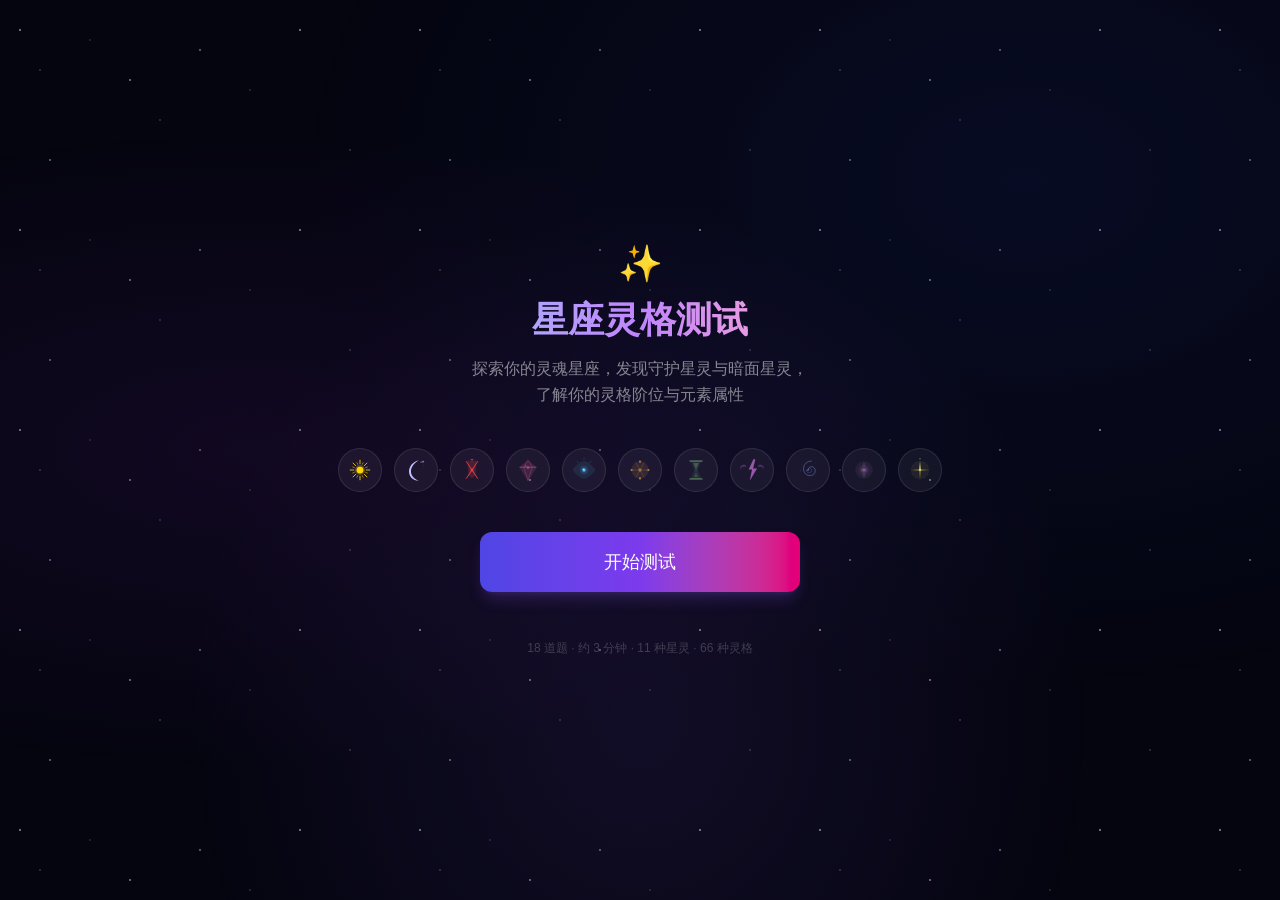
<file: index.html>
<!DOCTYPE html><html lang="zh-CN" class="geist_a71539c9-module__T19VSG__variable geist_mono_8d43a2aa-module__8Li5zG__variable h-full antialiased"><head><meta charSet="utf-8"/><meta name="viewport" content="width=device-width, initial-scale=1, maximum-scale=1, user-scalable=no"/><link rel="preload" href="/_next/static/media/797e433ab948586e-s.p.09zddjkbdep5a.woff2" as="font" crossorigin="" type="font/woff2"/><link rel="preload" href="/_next/static/media/caa3a2e1cccd8315-s.p.09~u27dqhyhd6.woff2" as="font" crossorigin="" type="font/woff2"/><link rel="stylesheet" href="/_next/static/chunks/0o4u84ttugh4v.css" data-precedence="next"/><link rel="preload" as="script" fetchPriority="low" href="/_next/static/chunks/15xrurgzs99gv.js"/><script src="/_next/static/chunks/02i7dfk78~t~2.js" async=""></script><script src="/_next/static/chunks/07lhk_q6pmm3r.js" async=""></script><script src="/_next/static/chunks/0ayx_1_hsv7m9.js" async=""></script><script src="/_next/static/chunks/turbopack-0jeee3~o09zmb.js" async=""></script><script src="/_next/static/chunks/0dbhjjzl8qfwv.js" async=""></script><script src="/_next/static/chunks/00cliq42u_wh..js" async=""></script><meta name="next-size-adjust" content=""/><meta name="theme-color" content="#050510"/><title>星座灵格测试 | 发现你的守护星灵</title><meta name="description" content="探索你的灵魂星座，发现守护星灵与暗面星灵，了解你的灵格阶位与元素属性"/><link rel="icon" href="/favicon.ico?favicon.0x3dzn~oxb6tn.ico" sizes="256x256" type="image/x-icon"/><script src="/_next/static/chunks/03~yq9q893hmn.js" noModule=""></script></head><body class="min-h-screen flex flex-col bg-[#050510] text-white relative"><div hidden=""><!--$--><!--/$--></div><div class="stars-bg"></div><div class="cosmic-overlay"></div><main class="relative z-10 flex-1 flex flex-col"><div class="flex-1 flex items-center justify-center"><div class="text-white/30 text-sm">加载中...</div></div><!--$--><!--/$--></main><script src="/_next/static/chunks/15xrurgzs99gv.js" id="_R_" async=""></script><script>(self.__next_f=self.__next_f||[]).push([0])</script><script>self.__next_f.push([1,"1:\"$Sreact.fragment\"\n2:I[39756,[\"/_next/static/chunks/0dbhjjzl8qfwv.js\"],\"default\"]\n3:I[37457,[\"/_next/static/chunks/0dbhjjzl8qfwv.js\"],\"default\"]\n4:I[47257,[\"/_next/static/chunks/0dbhjjzl8qfwv.js\"],\"ClientPageRoot\"]\n5:I[31713,[\"/_next/static/chunks/0dbhjjzl8qfwv.js\",\"/_next/static/chunks/00cliq42u_wh..js\"],\"default\"]\n8:I[97367,[\"/_next/static/chunks/0dbhjjzl8qfwv.js\"],\"OutletBoundary\"]\n9:\"$Sreact.suspense\"\nb:I[97367,[\"/_next/static/chunks/0dbhjjzl8qfwv.js\"],\"ViewportBoundary\"]\nd:I[97367,[\"/_next/static/chunks/0dbhjjzl8qfwv.js\"],\"MetadataBoundary\"]\nf:I[68027,[\"/_next/static/chunks/0dbhjjzl8qfwv.js\"],\"default\",1]\n:HL[\"/_next/static/chunks/0o4u84ttugh4v.css\",\"style\"]\n:HL[\"/_next/static/media/797e433ab948586e-s.p.09zddjkbdep5a.woff2\",\"font\",{\"crossOrigin\":\"\",\"type\":\"font/woff2\"}]\n:HL[\"/_next/static/media/caa3a2e1cccd8315-s.p.09~u27dqhyhd6.woff2\",\"font\",{\"crossOrigin\":\"\",\"type\":\"font/woff2\"}]\n"])</script><script>self.__next_f.push([1,"0:{\"P\":null,\"c\":[\"\",\"\"],\"q\":\"\",\"i\":false,\"f\":[[[\"\",{\"children\":[\"__PAGE__\",{}]},\"$undefined\",\"$undefined\",16],[[\"$\",\"$1\",\"c\",{\"children\":[[[\"$\",\"link\",\"0\",{\"rel\":\"stylesheet\",\"href\":\"/_next/static/chunks/0o4u84ttugh4v.css\",\"precedence\":\"next\",\"crossOrigin\":\"$undefined\",\"nonce\":\"$undefined\"}],[\"$\",\"script\",\"script-0\",{\"src\":\"/_next/static/chunks/0dbhjjzl8qfwv.js\",\"async\":true,\"nonce\":\"$undefined\"}]],[\"$\",\"html\",null,{\"lang\":\"zh-CN\",\"className\":\"geist_a71539c9-module__T19VSG__variable geist_mono_8d43a2aa-module__8Li5zG__variable h-full antialiased\",\"children\":[\"$\",\"body\",null,{\"className\":\"min-h-screen flex flex-col bg-[#050510] text-white relative\",\"children\":[[\"$\",\"div\",null,{\"className\":\"stars-bg\"}],[\"$\",\"div\",null,{\"className\":\"cosmic-overlay\"}],[\"$\",\"main\",null,{\"className\":\"relative z-10 flex-1 flex flex-col\",\"children\":[\"$\",\"$L2\",null,{\"parallelRouterKey\":\"children\",\"error\":\"$undefined\",\"errorStyles\":\"$undefined\",\"errorScripts\":\"$undefined\",\"template\":[\"$\",\"$L3\",null,{}],\"templateStyles\":\"$undefined\",\"templateScripts\":\"$undefined\",\"notFound\":[[[\"$\",\"title\",null,{\"children\":\"404: This page could not be found.\"}],[\"$\",\"div\",null,{\"style\":{\"fontFamily\":\"system-ui,\\\"Segoe UI\\\",Roboto,Helvetica,Arial,sans-serif,\\\"Apple Color Emoji\\\",\\\"Segoe UI Emoji\\\"\",\"height\":\"100vh\",\"textAlign\":\"center\",\"display\":\"flex\",\"flexDirection\":\"column\",\"alignItems\":\"center\",\"justifyContent\":\"center\"},\"children\":[\"$\",\"div\",null,{\"children\":[[\"$\",\"style\",null,{\"dangerouslySetInnerHTML\":{\"__html\":\"body{color:#000;background:#fff;margin:0}.next-error-h1{border-right:1px solid rgba(0,0,0,.3)}@media (prefers-color-scheme:dark){body{color:#fff;background:#000}.next-error-h1{border-right:1px solid rgba(255,255,255,.3)}}\"}}],[\"$\",\"h1\",null,{\"className\":\"next-error-h1\",\"style\":{\"display\":\"inline-block\",\"margin\":\"0 20px 0 0\",\"padding\":\"0 23px 0 0\",\"fontSize\":24,\"fontWeight\":500,\"verticalAlign\":\"top\",\"lineHeight\":\"49px\"},\"children\":404}],[\"$\",\"div\",null,{\"style\":{\"display\":\"inline-block\"},\"children\":[\"$\",\"h2\",null,{\"style\":{\"fontSize\":14,\"fontWeight\":400,\"lineHeight\":\"49px\",\"margin\":0},\"children\":\"This page could not be found.\"}]}]]}]}]],[]],\"forbidden\":\"$undefined\",\"unauthorized\":\"$undefined\"}]}]]}]}]]}],{\"children\":[[\"$\",\"$1\",\"c\",{\"children\":[[\"$\",\"$L4\",null,{\"Component\":\"$5\",\"serverProvidedParams\":{\"searchParams\":{},\"params\":{},\"promises\":[\"$@6\",\"$@7\"]}}],[[\"$\",\"script\",\"script-0\",{\"src\":\"/_next/static/chunks/00cliq42u_wh..js\",\"async\":true,\"nonce\":\"$undefined\"}]],[\"$\",\"$L8\",null,{\"children\":[\"$\",\"$9\",null,{\"name\":\"Next.MetadataOutlet\",\"children\":\"$@a\"}]}]]}],{},null,false,null]},null,false,null],[\"$\",\"$1\",\"h\",{\"children\":[null,[\"$\",\"$Lb\",null,{\"children\":\"$Lc\"}],[\"$\",\"div\",null,{\"hidden\":true,\"children\":[\"$\",\"$Ld\",null,{\"children\":[\"$\",\"$9\",null,{\"name\":\"Next.Metadata\",\"children\":\"$Le\"}]}]}],[\"$\",\"meta\",null,{\"name\":\"next-size-adjust\",\"content\":\"\"}]]}],false]],\"m\":\"$undefined\",\"G\":[\"$f\",[[\"$\",\"link\",\"0\",{\"rel\":\"stylesheet\",\"href\":\"/_next/static/chunks/0o4u84ttugh4v.css\",\"precedence\":\"next\",\"crossOrigin\":\"$undefined\",\"nonce\":\"$undefined\"}]]],\"S\":true,\"h\":null,\"s\":\"$undefined\",\"l\":\"$undefined\",\"p\":\"$undefined\",\"d\":\"$undefined\",\"b\":\"kQ49zuvmvX2GH5yGTQTno\"}\n"])</script><script>self.__next_f.push([1,"6:{}\n7:\"$0:f:0:1:1:children:0:props:children:0:props:serverProvidedParams:params\"\n"])</script><script>self.__next_f.push([1,"c:[[\"$\",\"meta\",\"0\",{\"charSet\":\"utf-8\"}],[\"$\",\"meta\",\"1\",{\"name\":\"viewport\",\"content\":\"width=device-width, initial-scale=1, maximum-scale=1, user-scalable=no\"}],[\"$\",\"meta\",\"2\",{\"name\":\"theme-color\",\"content\":\"#050510\"}]]\n"])</script><script>self.__next_f.push([1,"10:I[27201,[\"/_next/static/chunks/0dbhjjzl8qfwv.js\"],\"IconMark\"]\na:null\ne:[[\"$\",\"title\",\"0\",{\"children\":\"星座灵格测试 | 发现你的守护星灵\"}],[\"$\",\"meta\",\"1\",{\"name\":\"description\",\"content\":\"探索你的灵魂星座，发现守护星灵与暗面星灵，了解你的灵格阶位与元素属性\"}],[\"$\",\"link\",\"2\",{\"rel\":\"icon\",\"href\":\"/favicon.ico?favicon.0x3dzn~oxb6tn.ico\",\"sizes\":\"256x256\",\"type\":\"image/x-icon\"}],[\"$\",\"$L10\",\"3\",{}]]\n"])</script></body></html>
</file>
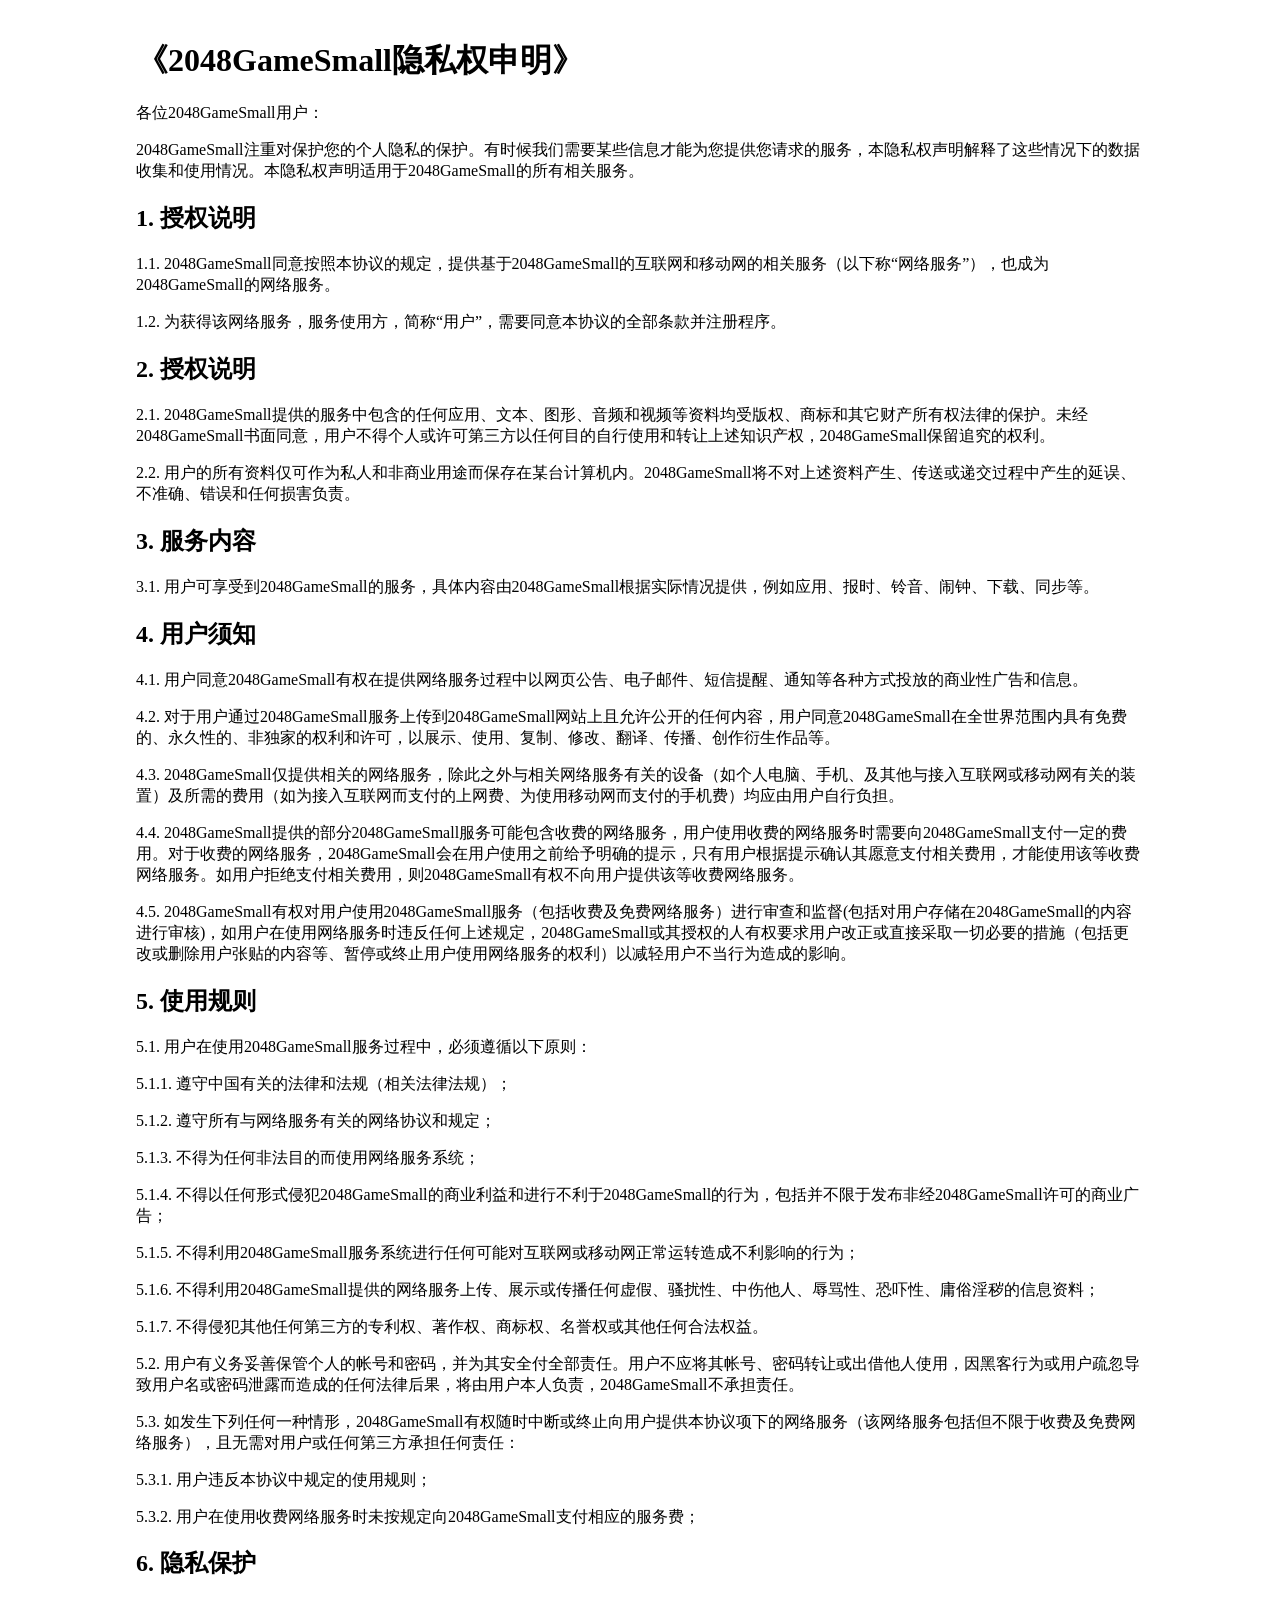
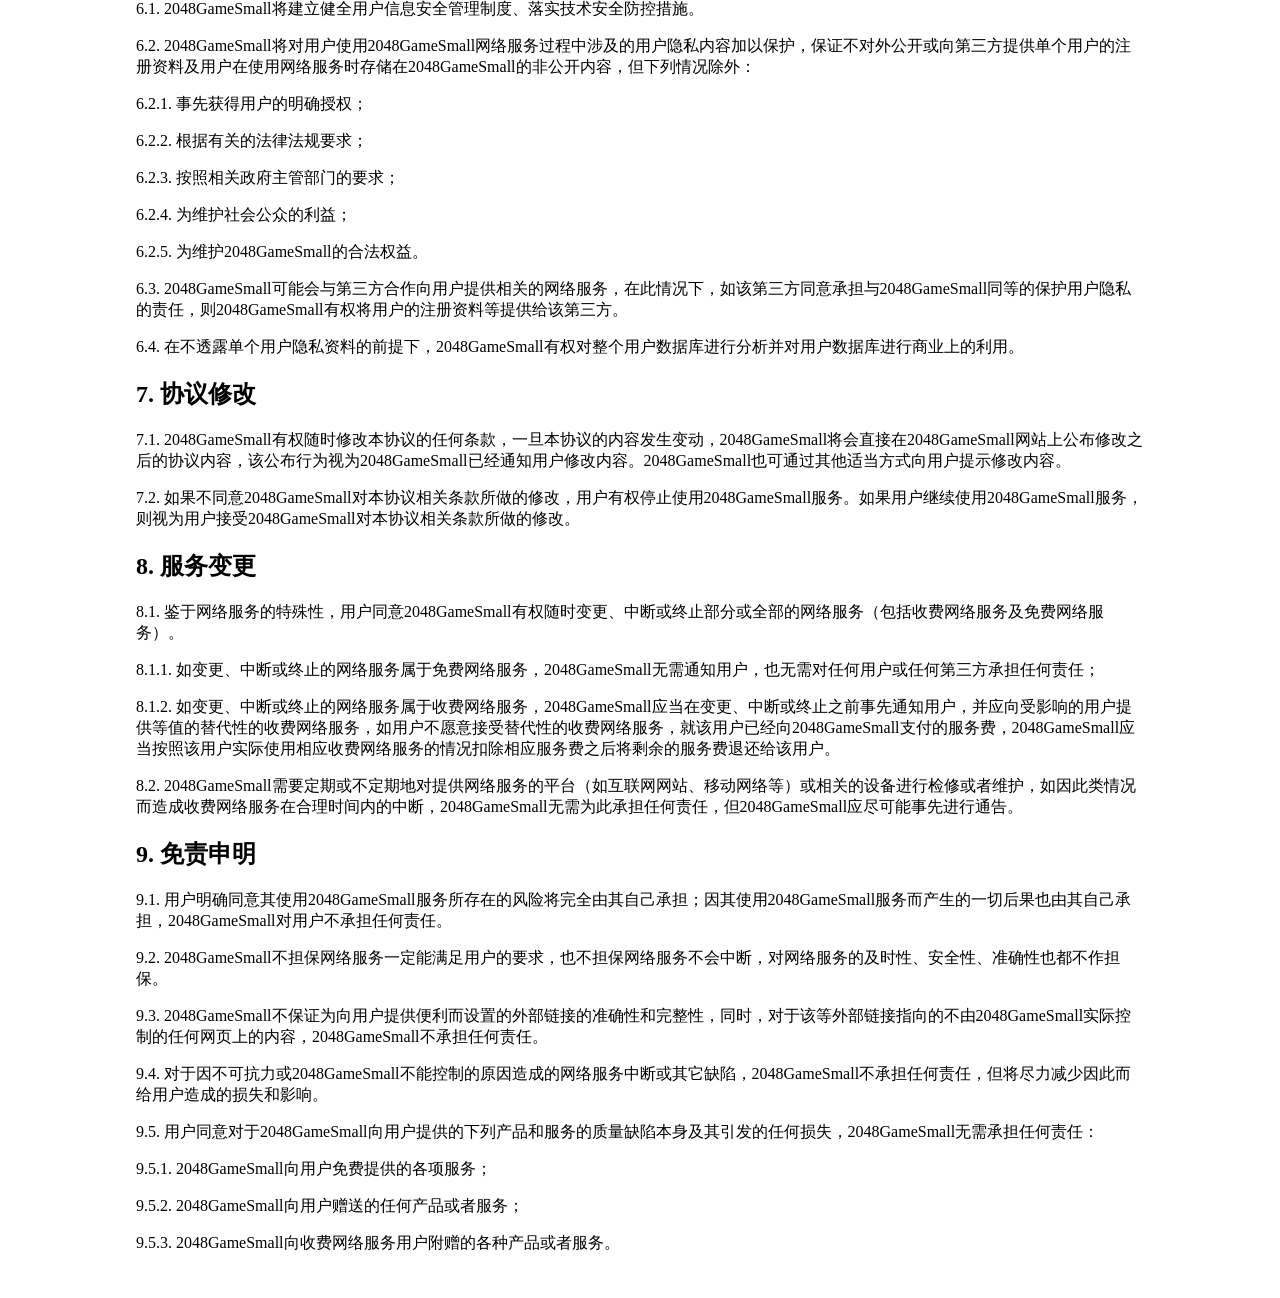
<file: 2048.html>
<!DOCTYPE html>
<html lang="en">
<head>
    <meta charset="UTF-8">
    <title>2048GameSmall隐私权申明</title>
    <link rel="stylesheet" type="text/css" href="http://apps.bdimg.com/libs/todc-bootstrap/3.1.1-3.2.1/todc-bootstrap.min.css">
    <style type="text/css">
    * {
        font-family: "Microsoft Yahei";
    }

    body {
        padding-left: 10%;
        padding-right: 10%;
        padding-top: 10px;
        padding-bottom: 20px;
    }
    </style>
</head>
<body>
    <h1 style="margin-bottom:20px">《2048GameSmall隐私权申明》</h1>
    <p>各位2048GameSmall用户：</p>
    <p>2048GameSmall注重对保护您的个人隐私的保护。有时候我们需要某些信息才能为您提供您请求的服务，本隐私权声明解释了这些情况下的数据收集和使用情况。本隐私权声明适用于2048GameSmall的所有相关服务。</p>
    <h2>1.    授权说明</h2>
    <p>1.1.       2048GameSmall同意按照本协议的规定，提供基于2048GameSmall的互联网和移动网的相关服务（以下称“网络服务”），也成为2048GameSmall的网络服务。</p>
    <p>1.2.       为获得该网络服务，服务使用方，简称“用户”，需要同意本协议的全部条款并注册程序。</p>
    <h2>2.    授权说明</h2>
    <p>2.1.       2048GameSmall提供的服务中包含的任何应用、文本、图形、音频和视频等资料均受版权、商标和其它财产所有权法律的保护。未经2048GameSmall书面同意，用户不得个人或许可第三方以任何目的自行使用和转让上述知识产权，2048GameSmall保留追究的权利。</p>
    <p>2.2.       用户的所有资料仅可作为私人和非商业用途而保存在某台计算机内。2048GameSmall将不对上述资料产生、传送或递交过程中产生的延误、不准确、错误和任何损害负责。</p>
    <h2>3.    服务内容</h2>
    <p>3.1.       用户可享受到2048GameSmall的服务，具体内容由2048GameSmall根据实际情况提供，例如应用、报时、铃音、闹钟、下载、同步等。</p>
    <h2>4.    用户须知</h2>
    <p>4.1.       用户同意2048GameSmall有权在提供网络服务过程中以网页公告、电子邮件、短信提醒、通知等各种方式投放的商业性广告和信息。</p>
    <p>4.2.       对于用户通过2048GameSmall服务上传到2048GameSmall网站上且允许公开的任何内容，用户同意2048GameSmall在全世界范围内具有免费的、永久性的、非独家的权利和许可，以展示、使用、复制、修改、翻译、传播、创作衍生作品等。</p>
    <p>4.3.       2048GameSmall仅提供相关的网络服务，除此之外与相关网络服务有关的设备（如个人电脑、手机、及其他与接入互联网或移动网有关的装置）及所需的费用（如为接入互联网而支付的上网费、为使用移动网而支付的手机费）均应由用户自行负担。</p>
    <p>4.4.       2048GameSmall提供的部分2048GameSmall服务可能包含收费的网络服务，用户使用收费的网络服务时需要向2048GameSmall支付一定的费用。对于收费的网络服务，2048GameSmall会在用户使用之前给予明确的提示，只有用户根据提示确认其愿意支付相关费用，才能使用该等收费网络服务。如用户拒绝支付相关费用，则2048GameSmall有权不向用户提供该等收费网络服务。</p>
    <p>4.5.       2048GameSmall有权对用户使用2048GameSmall服务（包括收费及免费网络服务）进行审查和监督(包括对用户存储在2048GameSmall的内容进行审核)，如用户在使用网络服务时违反任何上述规定，2048GameSmall或其授权的人有权要求用户改正或直接采取一切必要的措施（包括更改或删除用户张贴的内容等、暂停或终止用户使用网络服务的权利）以减轻用户不当行为造成的影响。</p>
    <h2>5.    使用规则</h2>
    <p>5.1.       用户在使用2048GameSmall服务过程中，必须遵循以下原则：</p>
    <p>5.1.1.       遵守中国有关的法律和法规（相关法律法规）； </p>
    <p>5.1.2.       遵守所有与网络服务有关的网络协议和规定；</p>
    <p>5.1.3.       不得为任何非法目的而使用网络服务系统；</p>
    <p>5.1.4.       不得以任何形式侵犯2048GameSmall的商业利益和进行不利于2048GameSmall的行为，包括并不限于发布非经2048GameSmall许可的商业广告；</p>
    <p>5.1.5.       不得利用2048GameSmall服务系统进行任何可能对互联网或移动网正常运转造成不利影响的行为；</p>
    <p>5.1.6.       不得利用2048GameSmall提供的网络服务上传、展示或传播任何虚假、骚扰性、中伤他人、辱骂性、恐吓性、庸俗淫秽的信息资料；</p>
    <p>5.1.7.       不得侵犯其他任何第三方的专利权、著作权、商标权、名誉权或其他任何合法权益。</p>
    <p>5.2.       用户有义务妥善保管个人的帐号和密码，并为其安全付全部责任。用户不应将其帐号、密码转让或出借他人使用，因黑客行为或用户疏忽导致用户名或密码泄露而造成的任何法律后果，将由用户本人负责，2048GameSmall不承担责任。</p>
    <p>5.3.       如发生下列任何一种情形，2048GameSmall有权随时中断或终止向用户提供本协议项下的网络服务（该网络服务包括但不限于收费及免费网络服务），且无需对用户或任何第三方承担任何责任：</p>
    <p>5.3.1.       用户违反本协议中规定的使用规则；</p>
    <p>5.3.2.       用户在使用收费网络服务时未按规定向2048GameSmall支付相应的服务费；</p>
    <h2>6.    隐私保护</h2>
    <p>6.1.       2048GameSmall将建立健全用户信息安全管理制度、落实技术安全防控措施。</p>
    <p>6.2.       2048GameSmall将对用户使用2048GameSmall网络服务过程中涉及的用户隐私内容加以保护，保证不对外公开或向第三方提供单个用户的注册资料及用户在使用网络服务时存储在2048GameSmall的非公开内容，但下列情况除外：</p>
    <p>6.2.1.       事先获得用户的明确授权；</p>
    <p>6.2.2.       根据有关的法律法规要求；</p>
    <p>6.2.3.       按照相关政府主管部门的要求；</p>
    <p>6.2.4.       为维护社会公众的利益；</p>
    <p>6.2.5.       为维护2048GameSmall的合法权益。</p>
    <p>6.3.       2048GameSmall可能会与第三方合作向用户提供相关的网络服务，在此情况下，如该第三方同意承担与2048GameSmall同等的保护用户隐私的责任，则2048GameSmall有权将用户的注册资料等提供给该第三方。</p>
    <p>6.4.       在不透露单个用户隐私资料的前提下，2048GameSmall有权对整个用户数据库进行分析并对用户数据库进行商业上的利用。</p>
    <h2>7.    协议修改</h2>
    <p>7.1.       2048GameSmall有权随时修改本协议的任何条款，一旦本协议的内容发生变动，2048GameSmall将会直接在2048GameSmall网站上公布修改之后的协议内容，该公布行为视为2048GameSmall已经通知用户修改内容。2048GameSmall也可通过其他适当方式向用户提示修改内容。</p>
    <p>7.2.       如果不同意2048GameSmall对本协议相关条款所做的修改，用户有权停止使用2048GameSmall服务。如果用户继续使用2048GameSmall服务，则视为用户接受2048GameSmall对本协议相关条款所做的修改。</p>
    <h2>8.    服务变更</h2>
    <p>8.1.       鉴于网络服务的特殊性，用户同意2048GameSmall有权随时变更、中断或终止部分或全部的网络服务（包括收费网络服务及免费网络服务）。</p>
    <p>8.1.1.       如变更、中断或终止的网络服务属于免费网络服务，2048GameSmall无需通知用户，也无需对任何用户或任何第三方承担任何责任；</p>
    <p>8.1.2.       如变更、中断或终止的网络服务属于收费网络服务，2048GameSmall应当在变更、中断或终止之前事先通知用户，并应向受影响的用户提供等值的替代性的收费网络服务，如用户不愿意接受替代性的收费网络服务，就该用户已经向2048GameSmall支付的服务费，2048GameSmall应当按照该用户实际使用相应收费网络服务的情况扣除相应服务费之后将剩余的服务费退还给该用户。</p>
    <p>8.2.       2048GameSmall需要定期或不定期地对提供网络服务的平台（如互联网网站、移动网络等）或相关的设备进行检修或者维护，如因此类情况而造成收费网络服务在合理时间内的中断，2048GameSmall无需为此承担任何责任，但2048GameSmall应尽可能事先进行通告。</p>
    <h2>9.    免责申明</h2>
    <p>9.1.       用户明确同意其使用2048GameSmall服务所存在的风险将完全由其自己承担；因其使用2048GameSmall服务而产生的一切后果也由其自己承担，2048GameSmall对用户不承担任何责任。</p>
    <p>9.2.       2048GameSmall不担保网络服务一定能满足用户的要求，也不担保网络服务不会中断，对网络服务的及时性、安全性、准确性也都不作担保。</p>
    <p>9.3.       2048GameSmall不保证为向用户提供便利而设置的外部链接的准确性和完整性，同时，对于该等外部链接指向的不由2048GameSmall实际控制的任何网页上的内容，2048GameSmall不承担任何责任。</p>
    <p>9.4.       对于因不可抗力或2048GameSmall不能控制的原因造成的网络服务中断或其它缺陷，2048GameSmall不承担任何责任，但将尽力减少因此而给用户造成的损失和影响。</p>
    <p>9.5.       用户同意对于2048GameSmall向用户提供的下列产品和服务的质量缺陷本身及其引发的任何损失，2048GameSmall无需承担任何责任：</p>
    <p>9.5.1.       2048GameSmall向用户免费提供的各项服务；</p>
    <p>9.5.2.       2048GameSmall向用户赠送的任何产品或者服务；</p>
    <p>9.5.3.       2048GameSmall向收费网络服务用户附赠的各种产品或者服务。</p>

</body>
</html>
</file>
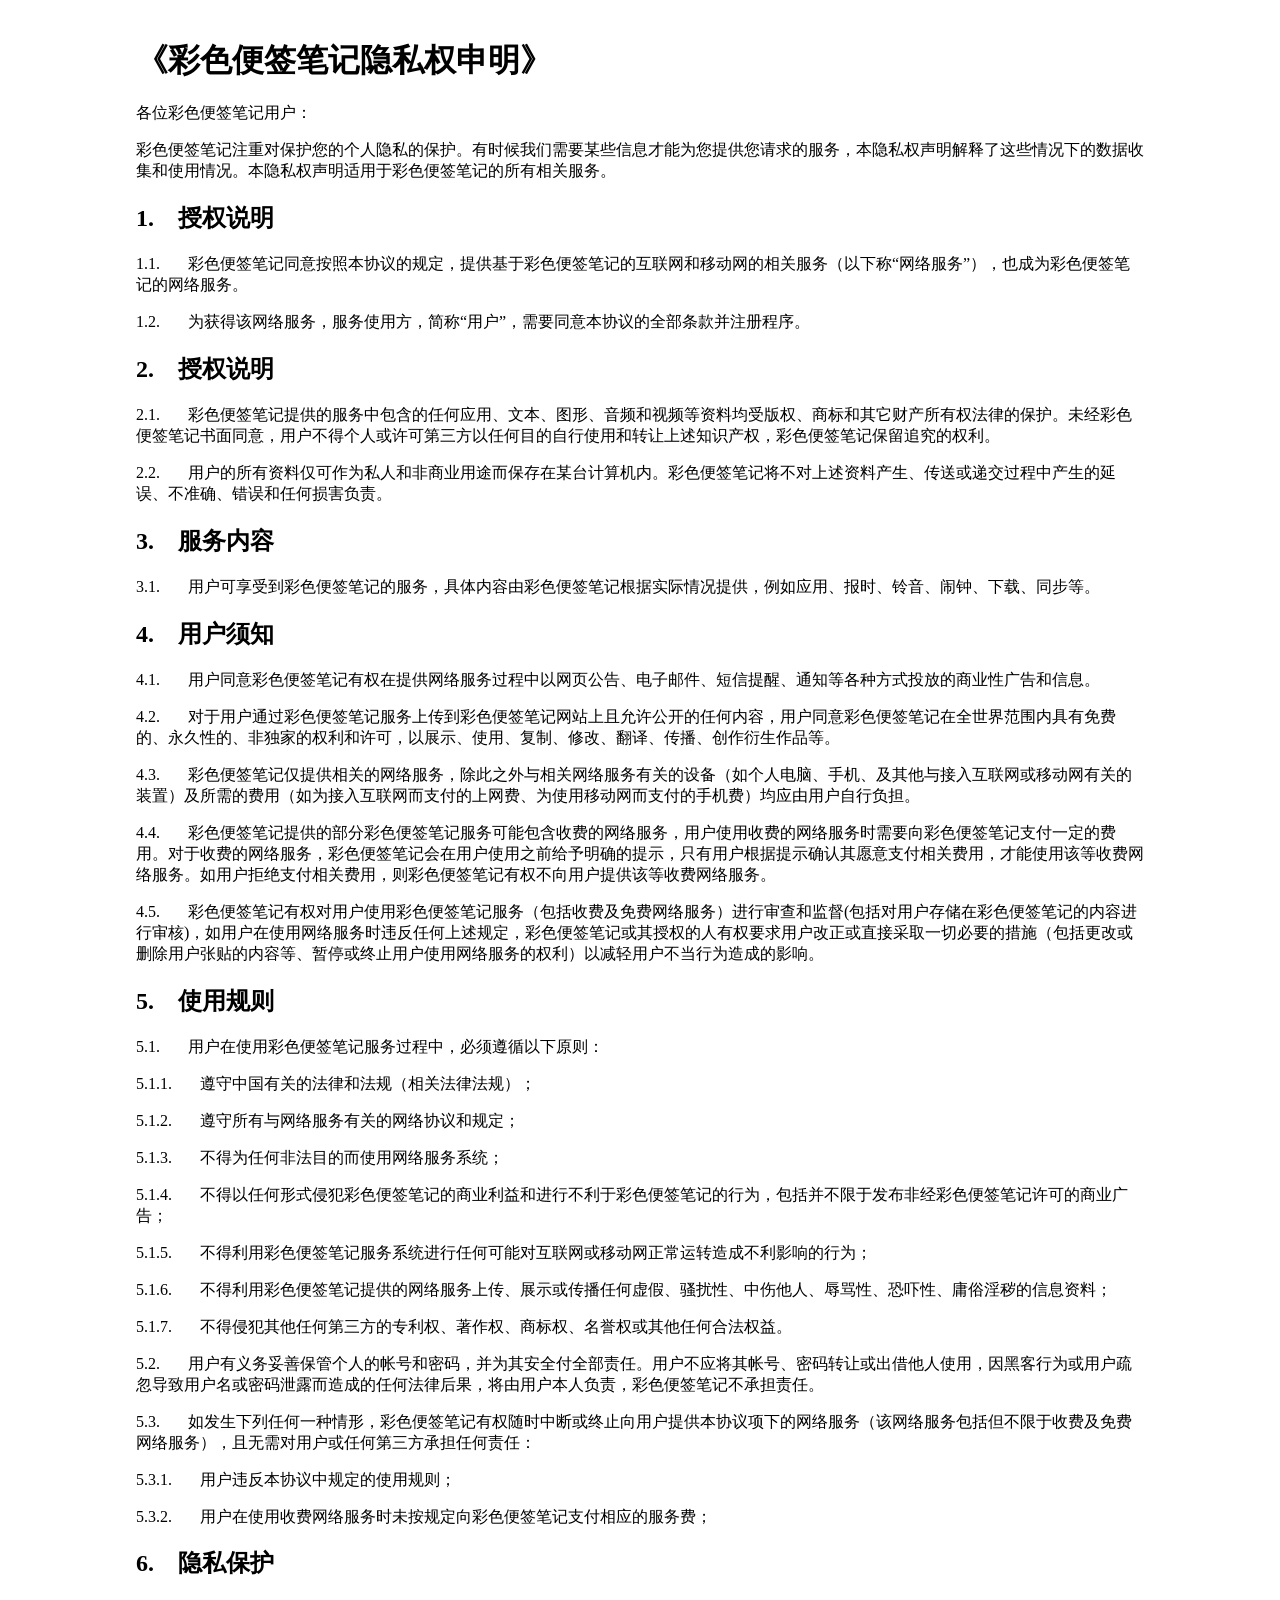
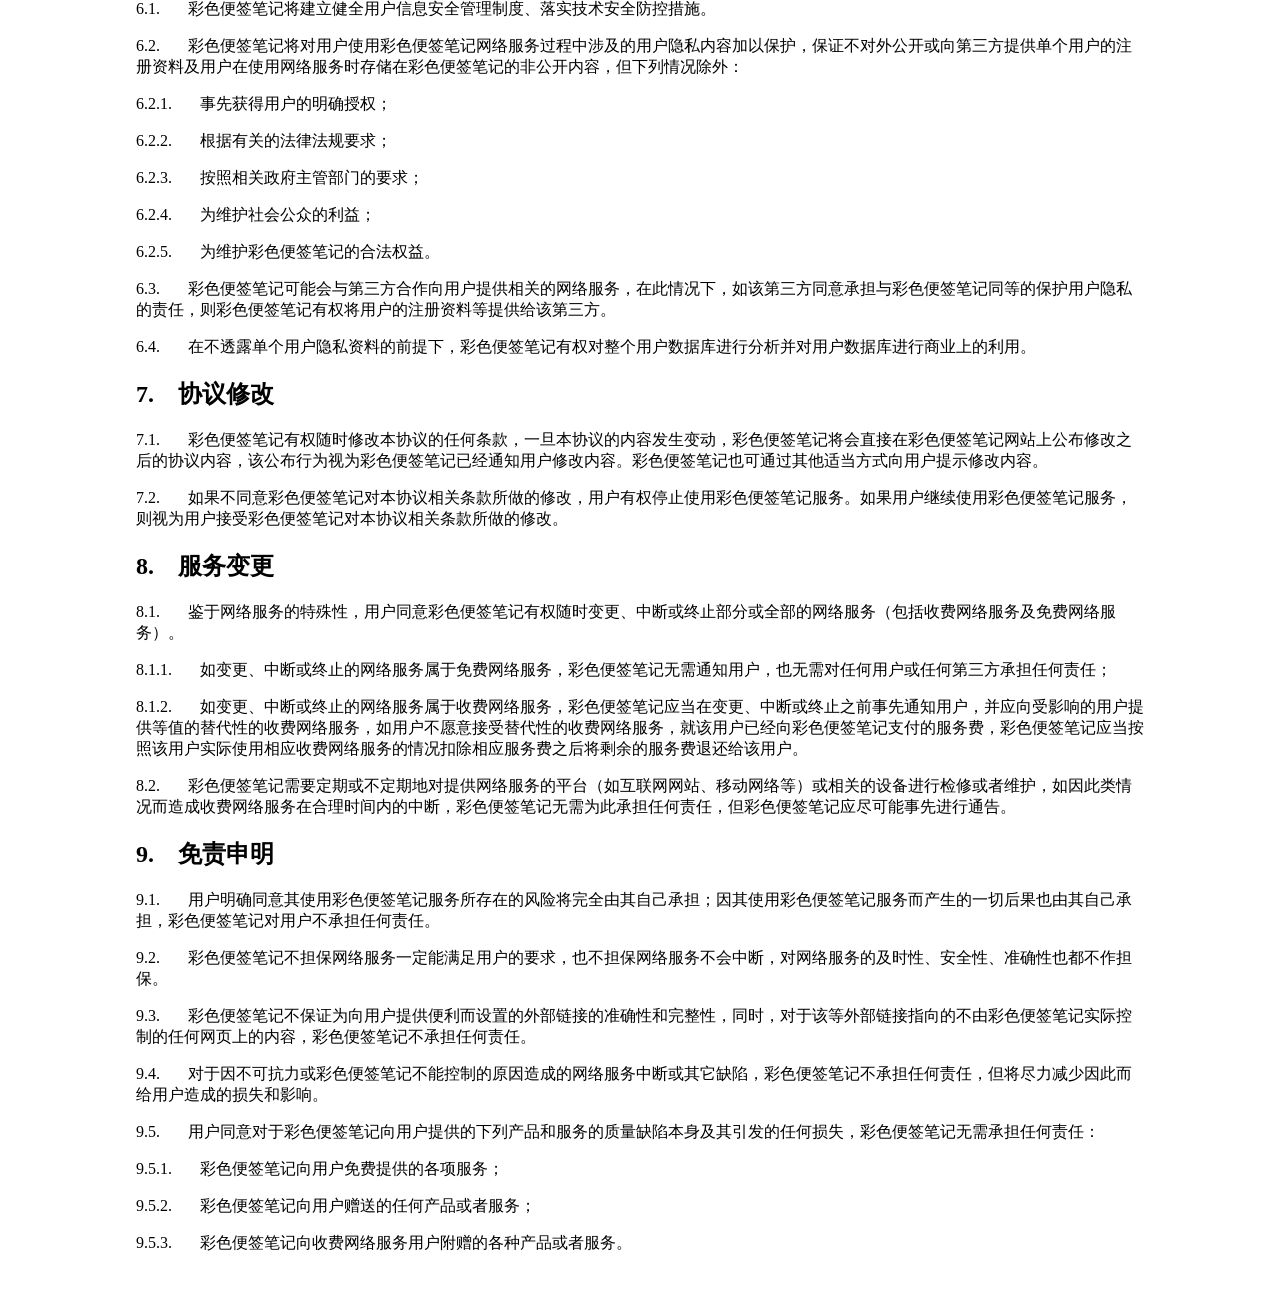
<file: colornotes.html>
<!DOCTYPE html>
<html lang="en">
<head>
    <meta charset="UTF-8">
    <title>彩色便签笔记隐私权申明</title>
    <link rel="stylesheet" type="text/css" href="http://apps.bdimg.com/libs/todc-bootstrap/3.1.1-3.2.1/todc-bootstrap.min.css">
    <style type="text/css">
    * {
        font-family: "Microsoft Yahei";
    }

    body {
        padding-left: 10%;
        padding-right: 10%;
        padding-top: 10px;
        padding-bottom: 20px;
    }
    </style>
</head>
<body>
    <h1 style="margin-bottom:20px">《彩色便签笔记隐私权申明》</h1>
    <p>各位彩色便签笔记用户：</p>
    <p>彩色便签笔记注重对保护您的个人隐私的保护。有时候我们需要某些信息才能为您提供您请求的服务，本隐私权声明解释了这些情况下的数据收集和使用情况。本隐私权声明适用于彩色便签笔记的所有相关服务。</p>
    <h2>1.    授权说明</h2>
    <p>1.1.       彩色便签笔记同意按照本协议的规定，提供基于彩色便签笔记的互联网和移动网的相关服务（以下称“网络服务”），也成为彩色便签笔记的网络服务。</p>
    <p>1.2.       为获得该网络服务，服务使用方，简称“用户”，需要同意本协议的全部条款并注册程序。</p>
    <h2>2.    授权说明</h2>
    <p>2.1.       彩色便签笔记提供的服务中包含的任何应用、文本、图形、音频和视频等资料均受版权、商标和其它财产所有权法律的保护。未经彩色便签笔记书面同意，用户不得个人或许可第三方以任何目的自行使用和转让上述知识产权，彩色便签笔记保留追究的权利。</p>
    <p>2.2.       用户的所有资料仅可作为私人和非商业用途而保存在某台计算机内。彩色便签笔记将不对上述资料产生、传送或递交过程中产生的延误、不准确、错误和任何损害负责。</p>
    <h2>3.    服务内容</h2>
    <p>3.1.       用户可享受到彩色便签笔记的服务，具体内容由彩色便签笔记根据实际情况提供，例如应用、报时、铃音、闹钟、下载、同步等。</p>
    <h2>4.    用户须知</h2>
    <p>4.1.       用户同意彩色便签笔记有权在提供网络服务过程中以网页公告、电子邮件、短信提醒、通知等各种方式投放的商业性广告和信息。</p>
    <p>4.2.       对于用户通过彩色便签笔记服务上传到彩色便签笔记网站上且允许公开的任何内容，用户同意彩色便签笔记在全世界范围内具有免费的、永久性的、非独家的权利和许可，以展示、使用、复制、修改、翻译、传播、创作衍生作品等。</p>
    <p>4.3.       彩色便签笔记仅提供相关的网络服务，除此之外与相关网络服务有关的设备（如个人电脑、手机、及其他与接入互联网或移动网有关的装置）及所需的费用（如为接入互联网而支付的上网费、为使用移动网而支付的手机费）均应由用户自行负担。</p>
    <p>4.4.       彩色便签笔记提供的部分彩色便签笔记服务可能包含收费的网络服务，用户使用收费的网络服务时需要向彩色便签笔记支付一定的费用。对于收费的网络服务，彩色便签笔记会在用户使用之前给予明确的提示，只有用户根据提示确认其愿意支付相关费用，才能使用该等收费网络服务。如用户拒绝支付相关费用，则彩色便签笔记有权不向用户提供该等收费网络服务。</p>
    <p>4.5.       彩色便签笔记有权对用户使用彩色便签笔记服务（包括收费及免费网络服务）进行审查和监督(包括对用户存储在彩色便签笔记的内容进行审核)，如用户在使用网络服务时违反任何上述规定，彩色便签笔记或其授权的人有权要求用户改正或直接采取一切必要的措施（包括更改或删除用户张贴的内容等、暂停或终止用户使用网络服务的权利）以减轻用户不当行为造成的影响。</p>
    <h2>5.    使用规则</h2>
    <p>5.1.       用户在使用彩色便签笔记服务过程中，必须遵循以下原则：</p>
    <p>5.1.1.       遵守中国有关的法律和法规（相关法律法规）； </p>
    <p>5.1.2.       遵守所有与网络服务有关的网络协议和规定；</p>
    <p>5.1.3.       不得为任何非法目的而使用网络服务系统；</p>
    <p>5.1.4.       不得以任何形式侵犯彩色便签笔记的商业利益和进行不利于彩色便签笔记的行为，包括并不限于发布非经彩色便签笔记许可的商业广告；</p>
    <p>5.1.5.       不得利用彩色便签笔记服务系统进行任何可能对互联网或移动网正常运转造成不利影响的行为；</p>
    <p>5.1.6.       不得利用彩色便签笔记提供的网络服务上传、展示或传播任何虚假、骚扰性、中伤他人、辱骂性、恐吓性、庸俗淫秽的信息资料；</p>
    <p>5.1.7.       不得侵犯其他任何第三方的专利权、著作权、商标权、名誉权或其他任何合法权益。</p>
    <p>5.2.       用户有义务妥善保管个人的帐号和密码，并为其安全付全部责任。用户不应将其帐号、密码转让或出借他人使用，因黑客行为或用户疏忽导致用户名或密码泄露而造成的任何法律后果，将由用户本人负责，彩色便签笔记不承担责任。</p>
    <p>5.3.       如发生下列任何一种情形，彩色便签笔记有权随时中断或终止向用户提供本协议项下的网络服务（该网络服务包括但不限于收费及免费网络服务），且无需对用户或任何第三方承担任何责任：</p>
    <p>5.3.1.       用户违反本协议中规定的使用规则；</p>
    <p>5.3.2.       用户在使用收费网络服务时未按规定向彩色便签笔记支付相应的服务费；</p>
    <h2>6.    隐私保护</h2>
    <p>6.1.       彩色便签笔记将建立健全用户信息安全管理制度、落实技术安全防控措施。</p>
    <p>6.2.       彩色便签笔记将对用户使用彩色便签笔记网络服务过程中涉及的用户隐私内容加以保护，保证不对外公开或向第三方提供单个用户的注册资料及用户在使用网络服务时存储在彩色便签笔记的非公开内容，但下列情况除外：</p>
    <p>6.2.1.       事先获得用户的明确授权；</p>
    <p>6.2.2.       根据有关的法律法规要求；</p>
    <p>6.2.3.       按照相关政府主管部门的要求；</p>
    <p>6.2.4.       为维护社会公众的利益；</p>
    <p>6.2.5.       为维护彩色便签笔记的合法权益。</p>
    <p>6.3.       彩色便签笔记可能会与第三方合作向用户提供相关的网络服务，在此情况下，如该第三方同意承担与彩色便签笔记同等的保护用户隐私的责任，则彩色便签笔记有权将用户的注册资料等提供给该第三方。</p>
    <p>6.4.       在不透露单个用户隐私资料的前提下，彩色便签笔记有权对整个用户数据库进行分析并对用户数据库进行商业上的利用。</p>
    <h2>7.    协议修改</h2>
    <p>7.1.       彩色便签笔记有权随时修改本协议的任何条款，一旦本协议的内容发生变动，彩色便签笔记将会直接在彩色便签笔记网站上公布修改之后的协议内容，该公布行为视为彩色便签笔记已经通知用户修改内容。彩色便签笔记也可通过其他适当方式向用户提示修改内容。</p>
    <p>7.2.       如果不同意彩色便签笔记对本协议相关条款所做的修改，用户有权停止使用彩色便签笔记服务。如果用户继续使用彩色便签笔记服务，则视为用户接受彩色便签笔记对本协议相关条款所做的修改。</p>
    <h2>8.    服务变更</h2>
    <p>8.1.       鉴于网络服务的特殊性，用户同意彩色便签笔记有权随时变更、中断或终止部分或全部的网络服务（包括收费网络服务及免费网络服务）。</p>
    <p>8.1.1.       如变更、中断或终止的网络服务属于免费网络服务，彩色便签笔记无需通知用户，也无需对任何用户或任何第三方承担任何责任；</p>
    <p>8.1.2.       如变更、中断或终止的网络服务属于收费网络服务，彩色便签笔记应当在变更、中断或终止之前事先通知用户，并应向受影响的用户提供等值的替代性的收费网络服务，如用户不愿意接受替代性的收费网络服务，就该用户已经向彩色便签笔记支付的服务费，彩色便签笔记应当按照该用户实际使用相应收费网络服务的情况扣除相应服务费之后将剩余的服务费退还给该用户。</p>
    <p>8.2.       彩色便签笔记需要定期或不定期地对提供网络服务的平台（如互联网网站、移动网络等）或相关的设备进行检修或者维护，如因此类情况而造成收费网络服务在合理时间内的中断，彩色便签笔记无需为此承担任何责任，但彩色便签笔记应尽可能事先进行通告。</p>
    <h2>9.    免责申明</h2>
    <p>9.1.       用户明确同意其使用彩色便签笔记服务所存在的风险将完全由其自己承担；因其使用彩色便签笔记服务而产生的一切后果也由其自己承担，彩色便签笔记对用户不承担任何责任。</p>
    <p>9.2.       彩色便签笔记不担保网络服务一定能满足用户的要求，也不担保网络服务不会中断，对网络服务的及时性、安全性、准确性也都不作担保。</p>
    <p>9.3.       彩色便签笔记不保证为向用户提供便利而设置的外部链接的准确性和完整性，同时，对于该等外部链接指向的不由彩色便签笔记实际控制的任何网页上的内容，彩色便签笔记不承担任何责任。</p>
    <p>9.4.       对于因不可抗力或彩色便签笔记不能控制的原因造成的网络服务中断或其它缺陷，彩色便签笔记不承担任何责任，但将尽力减少因此而给用户造成的损失和影响。</p>
    <p>9.5.       用户同意对于彩色便签笔记向用户提供的下列产品和服务的质量缺陷本身及其引发的任何损失，彩色便签笔记无需承担任何责任：</p>
    <p>9.5.1.       彩色便签笔记向用户免费提供的各项服务；</p>
    <p>9.5.2.       彩色便签笔记向用户赠送的任何产品或者服务；</p>
    <p>9.5.3.       彩色便签笔记向收费网络服务用户附赠的各种产品或者服务。</p>

</body>
</html>
</file>
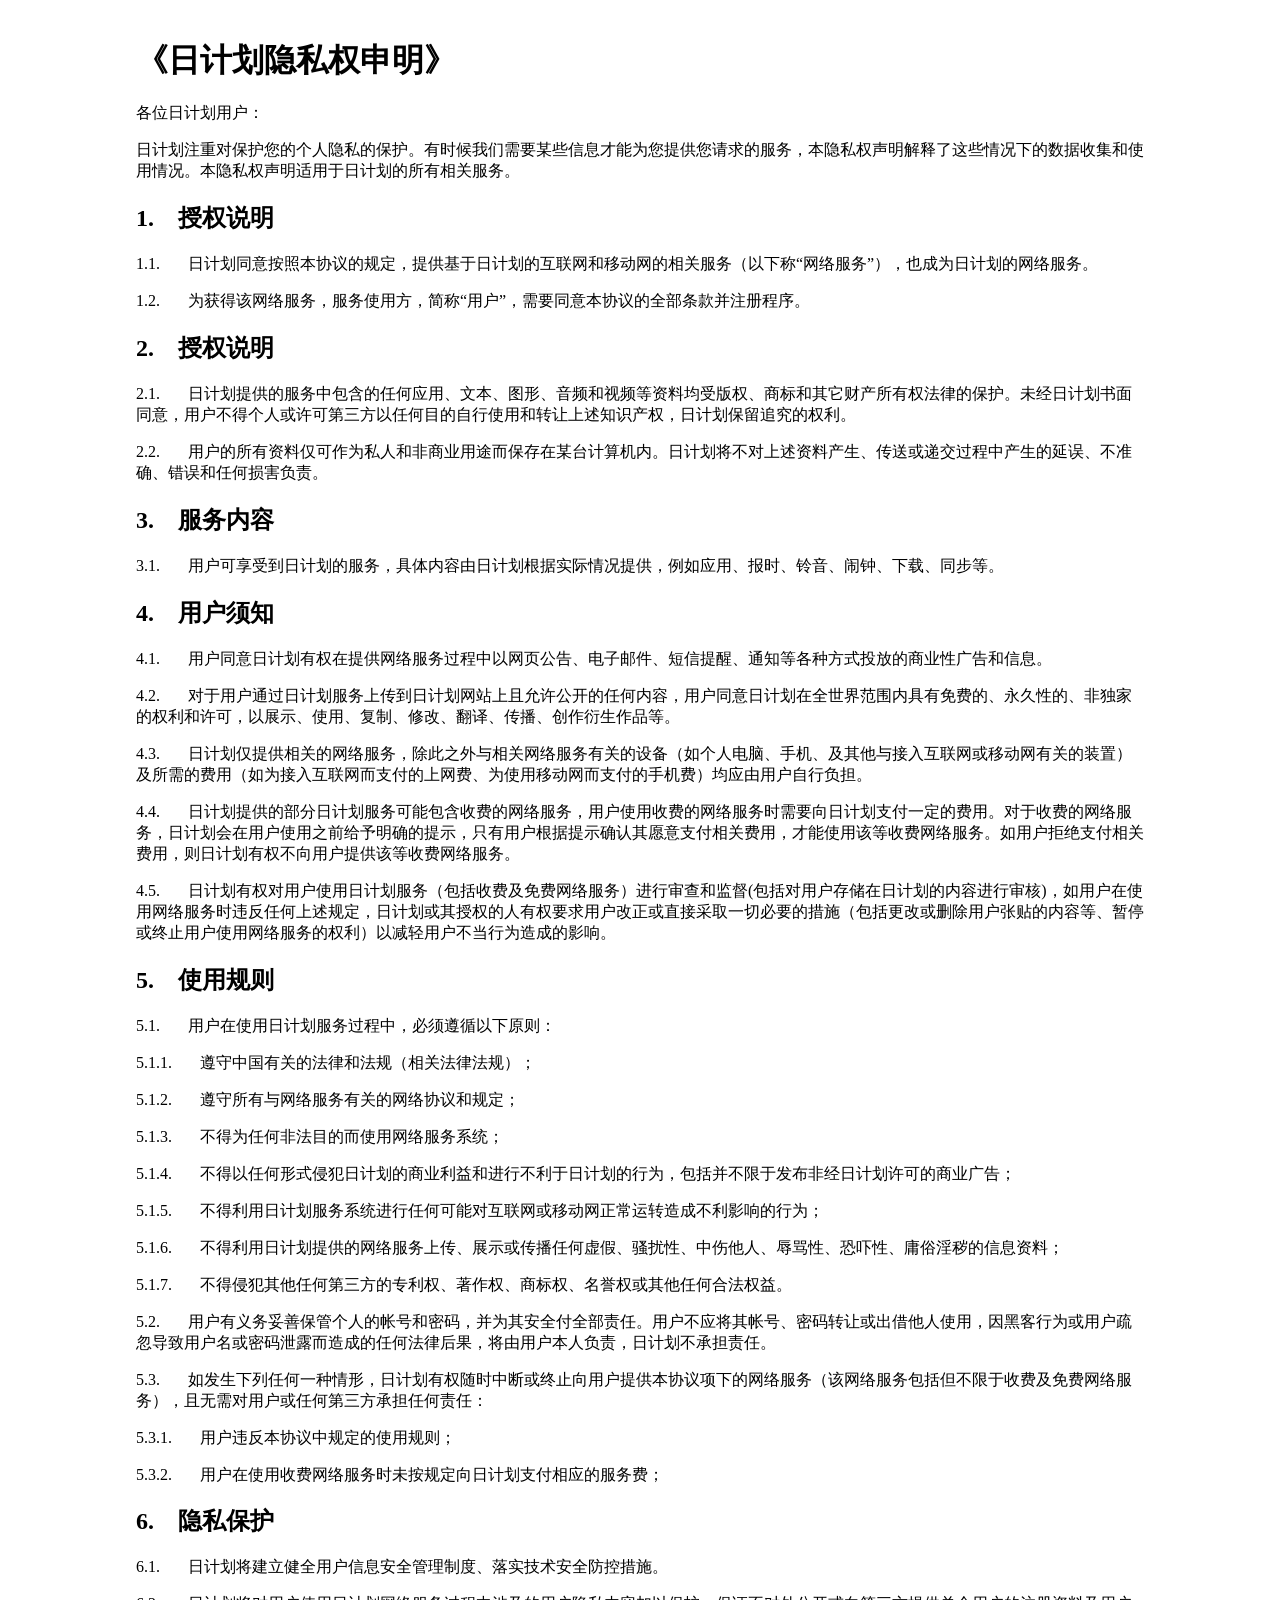
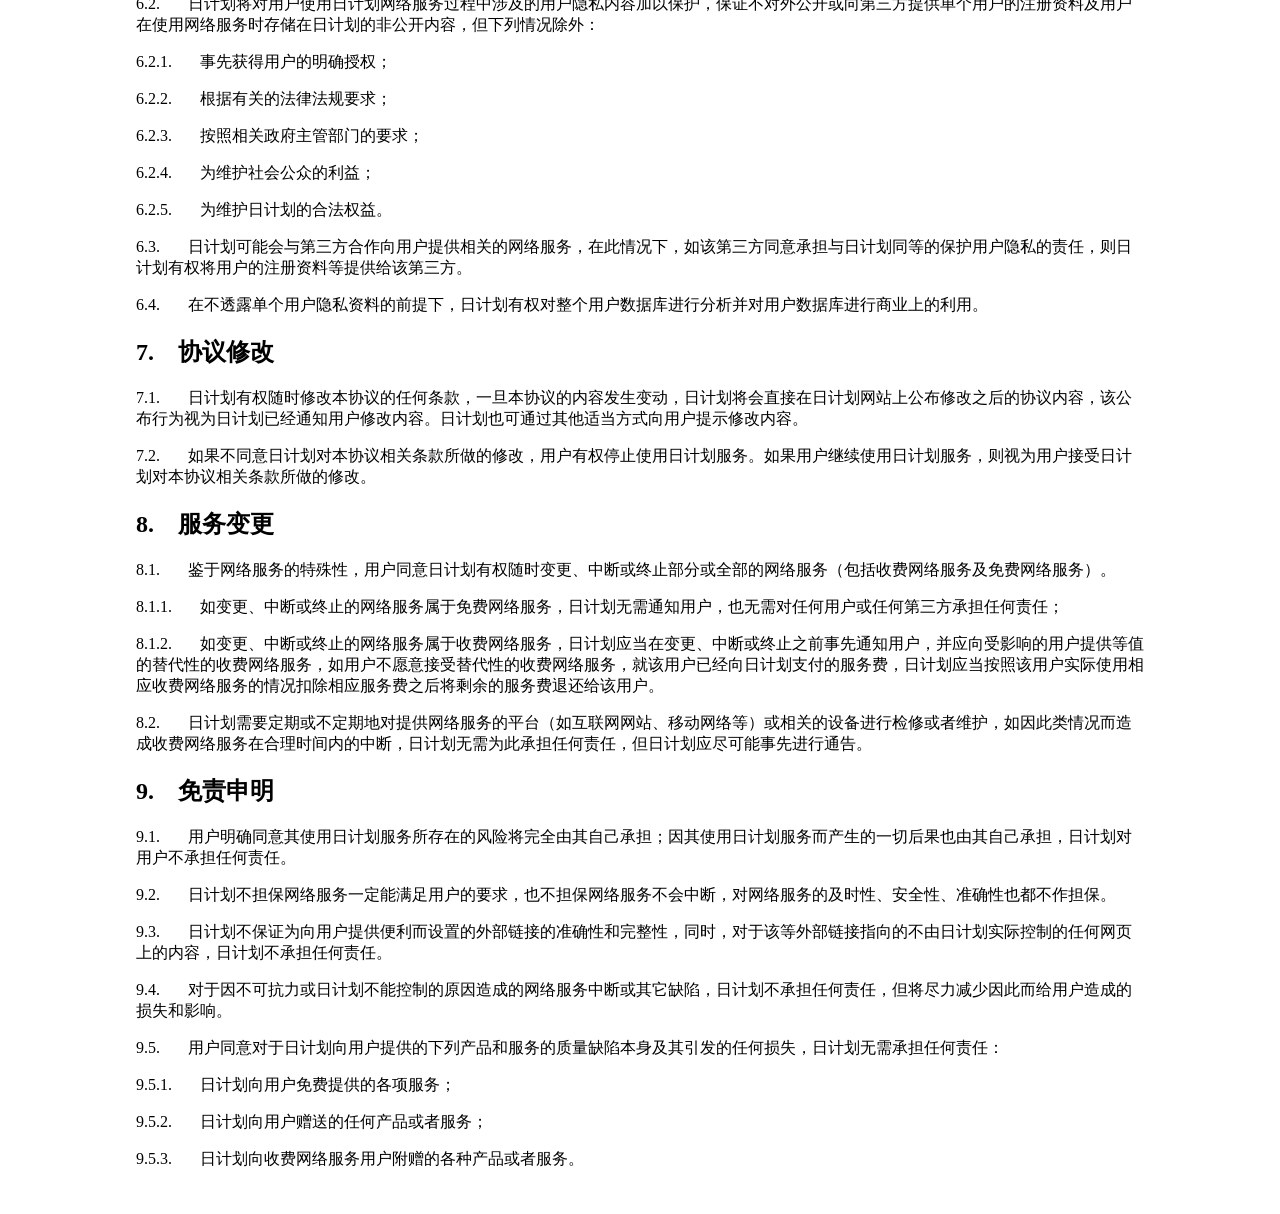
<file: DailyPlan.html>
<!DOCTYPE html>
<html lang="en">
<head>
    <meta charset="UTF-8">
    <title>日计划隐私权申明</title>
    <link rel="stylesheet" type="text/css" href="http://apps.bdimg.com/libs/todc-bootstrap/3.1.1-3.2.1/todc-bootstrap.min.css">
    <style type="text/css">
    * {
        font-family: "Microsoft Yahei";
    }

    body {
        padding-left: 10%;
        padding-right: 10%;
        padding-top: 10px;
        padding-bottom: 20px;
    }
    </style>
</head>
<body>
    <h1 style="margin-bottom:20px">《日计划隐私权申明》</h1>
    <p>各位日计划用户：</p>
    <p>日计划注重对保护您的个人隐私的保护。有时候我们需要某些信息才能为您提供您请求的服务，本隐私权声明解释了这些情况下的数据收集和使用情况。本隐私权声明适用于日计划的所有相关服务。</p>
    <h2>1.    授权说明</h2>
    <p>1.1.       日计划同意按照本协议的规定，提供基于日计划的互联网和移动网的相关服务（以下称“网络服务”），也成为日计划的网络服务。</p>
    <p>1.2.       为获得该网络服务，服务使用方，简称“用户”，需要同意本协议的全部条款并注册程序。</p>
    <h2>2.    授权说明</h2>
    <p>2.1.       日计划提供的服务中包含的任何应用、文本、图形、音频和视频等资料均受版权、商标和其它财产所有权法律的保护。未经日计划书面同意，用户不得个人或许可第三方以任何目的自行使用和转让上述知识产权，日计划保留追究的权利。</p>
    <p>2.2.       用户的所有资料仅可作为私人和非商业用途而保存在某台计算机内。日计划将不对上述资料产生、传送或递交过程中产生的延误、不准确、错误和任何损害负责。</p>
    <h2>3.    服务内容</h2>
    <p>3.1.       用户可享受到日计划的服务，具体内容由日计划根据实际情况提供，例如应用、报时、铃音、闹钟、下载、同步等。</p>
    <h2>4.    用户须知</h2>
    <p>4.1.       用户同意日计划有权在提供网络服务过程中以网页公告、电子邮件、短信提醒、通知等各种方式投放的商业性广告和信息。</p>
    <p>4.2.       对于用户通过日计划服务上传到日计划网站上且允许公开的任何内容，用户同意日计划在全世界范围内具有免费的、永久性的、非独家的权利和许可，以展示、使用、复制、修改、翻译、传播、创作衍生作品等。</p>
    <p>4.3.       日计划仅提供相关的网络服务，除此之外与相关网络服务有关的设备（如个人电脑、手机、及其他与接入互联网或移动网有关的装置）及所需的费用（如为接入互联网而支付的上网费、为使用移动网而支付的手机费）均应由用户自行负担。</p>
    <p>4.4.       日计划提供的部分日计划服务可能包含收费的网络服务，用户使用收费的网络服务时需要向日计划支付一定的费用。对于收费的网络服务，日计划会在用户使用之前给予明确的提示，只有用户根据提示确认其愿意支付相关费用，才能使用该等收费网络服务。如用户拒绝支付相关费用，则日计划有权不向用户提供该等收费网络服务。</p>
    <p>4.5.       日计划有权对用户使用日计划服务（包括收费及免费网络服务）进行审查和监督(包括对用户存储在日计划的内容进行审核)，如用户在使用网络服务时违反任何上述规定，日计划或其授权的人有权要求用户改正或直接采取一切必要的措施（包括更改或删除用户张贴的内容等、暂停或终止用户使用网络服务的权利）以减轻用户不当行为造成的影响。</p>
    <h2>5.    使用规则</h2>
    <p>5.1.       用户在使用日计划服务过程中，必须遵循以下原则：</p>
    <p>5.1.1.       遵守中国有关的法律和法规（相关法律法规）； </p>
    <p>5.1.2.       遵守所有与网络服务有关的网络协议和规定；</p>
    <p>5.1.3.       不得为任何非法目的而使用网络服务系统；</p>
    <p>5.1.4.       不得以任何形式侵犯日计划的商业利益和进行不利于日计划的行为，包括并不限于发布非经日计划许可的商业广告；</p>
    <p>5.1.5.       不得利用日计划服务系统进行任何可能对互联网或移动网正常运转造成不利影响的行为；</p>
    <p>5.1.6.       不得利用日计划提供的网络服务上传、展示或传播任何虚假、骚扰性、中伤他人、辱骂性、恐吓性、庸俗淫秽的信息资料；</p>
    <p>5.1.7.       不得侵犯其他任何第三方的专利权、著作权、商标权、名誉权或其他任何合法权益。</p>
    <p>5.2.       用户有义务妥善保管个人的帐号和密码，并为其安全付全部责任。用户不应将其帐号、密码转让或出借他人使用，因黑客行为或用户疏忽导致用户名或密码泄露而造成的任何法律后果，将由用户本人负责，日计划不承担责任。</p>
    <p>5.3.       如发生下列任何一种情形，日计划有权随时中断或终止向用户提供本协议项下的网络服务（该网络服务包括但不限于收费及免费网络服务），且无需对用户或任何第三方承担任何责任：</p>
    <p>5.3.1.       用户违反本协议中规定的使用规则；</p>
    <p>5.3.2.       用户在使用收费网络服务时未按规定向日计划支付相应的服务费；</p>
    <h2>6.    隐私保护</h2>
    <p>6.1.       日计划将建立健全用户信息安全管理制度、落实技术安全防控措施。</p>
    <p>6.2.       日计划将对用户使用日计划网络服务过程中涉及的用户隐私内容加以保护，保证不对外公开或向第三方提供单个用户的注册资料及用户在使用网络服务时存储在日计划的非公开内容，但下列情况除外：</p>
    <p>6.2.1.       事先获得用户的明确授权；</p>
    <p>6.2.2.       根据有关的法律法规要求；</p>
    <p>6.2.3.       按照相关政府主管部门的要求；</p>
    <p>6.2.4.       为维护社会公众的利益；</p>
    <p>6.2.5.       为维护日计划的合法权益。</p>
    <p>6.3.       日计划可能会与第三方合作向用户提供相关的网络服务，在此情况下，如该第三方同意承担与日计划同等的保护用户隐私的责任，则日计划有权将用户的注册资料等提供给该第三方。</p>
    <p>6.4.       在不透露单个用户隐私资料的前提下，日计划有权对整个用户数据库进行分析并对用户数据库进行商业上的利用。</p>
    <h2>7.    协议修改</h2>
    <p>7.1.       日计划有权随时修改本协议的任何条款，一旦本协议的内容发生变动，日计划将会直接在日计划网站上公布修改之后的协议内容，该公布行为视为日计划已经通知用户修改内容。日计划也可通过其他适当方式向用户提示修改内容。</p>
    <p>7.2.       如果不同意日计划对本协议相关条款所做的修改，用户有权停止使用日计划服务。如果用户继续使用日计划服务，则视为用户接受日计划对本协议相关条款所做的修改。</p>
    <h2>8.    服务变更</h2>
    <p>8.1.       鉴于网络服务的特殊性，用户同意日计划有权随时变更、中断或终止部分或全部的网络服务（包括收费网络服务及免费网络服务）。</p>
    <p>8.1.1.       如变更、中断或终止的网络服务属于免费网络服务，日计划无需通知用户，也无需对任何用户或任何第三方承担任何责任；</p>
    <p>8.1.2.       如变更、中断或终止的网络服务属于收费网络服务，日计划应当在变更、中断或终止之前事先通知用户，并应向受影响的用户提供等值的替代性的收费网络服务，如用户不愿意接受替代性的收费网络服务，就该用户已经向日计划支付的服务费，日计划应当按照该用户实际使用相应收费网络服务的情况扣除相应服务费之后将剩余的服务费退还给该用户。</p>
    <p>8.2.       日计划需要定期或不定期地对提供网络服务的平台（如互联网网站、移动网络等）或相关的设备进行检修或者维护，如因此类情况而造成收费网络服务在合理时间内的中断，日计划无需为此承担任何责任，但日计划应尽可能事先进行通告。</p>
    <h2>9.    免责申明</h2>
    <p>9.1.       用户明确同意其使用日计划服务所存在的风险将完全由其自己承担；因其使用日计划服务而产生的一切后果也由其自己承担，日计划对用户不承担任何责任。</p>
    <p>9.2.       日计划不担保网络服务一定能满足用户的要求，也不担保网络服务不会中断，对网络服务的及时性、安全性、准确性也都不作担保。</p>
    <p>9.3.       日计划不保证为向用户提供便利而设置的外部链接的准确性和完整性，同时，对于该等外部链接指向的不由日计划实际控制的任何网页上的内容，日计划不承担任何责任。</p>
    <p>9.4.       对于因不可抗力或日计划不能控制的原因造成的网络服务中断或其它缺陷，日计划不承担任何责任，但将尽力减少因此而给用户造成的损失和影响。</p>
    <p>9.5.       用户同意对于日计划向用户提供的下列产品和服务的质量缺陷本身及其引发的任何损失，日计划无需承担任何责任：</p>
    <p>9.5.1.       日计划向用户免费提供的各项服务；</p>
    <p>9.5.2.       日计划向用户赠送的任何产品或者服务；</p>
    <p>9.5.3.       日计划向收费网络服务用户附赠的各种产品或者服务。</p>

</body>
</html>
</file>
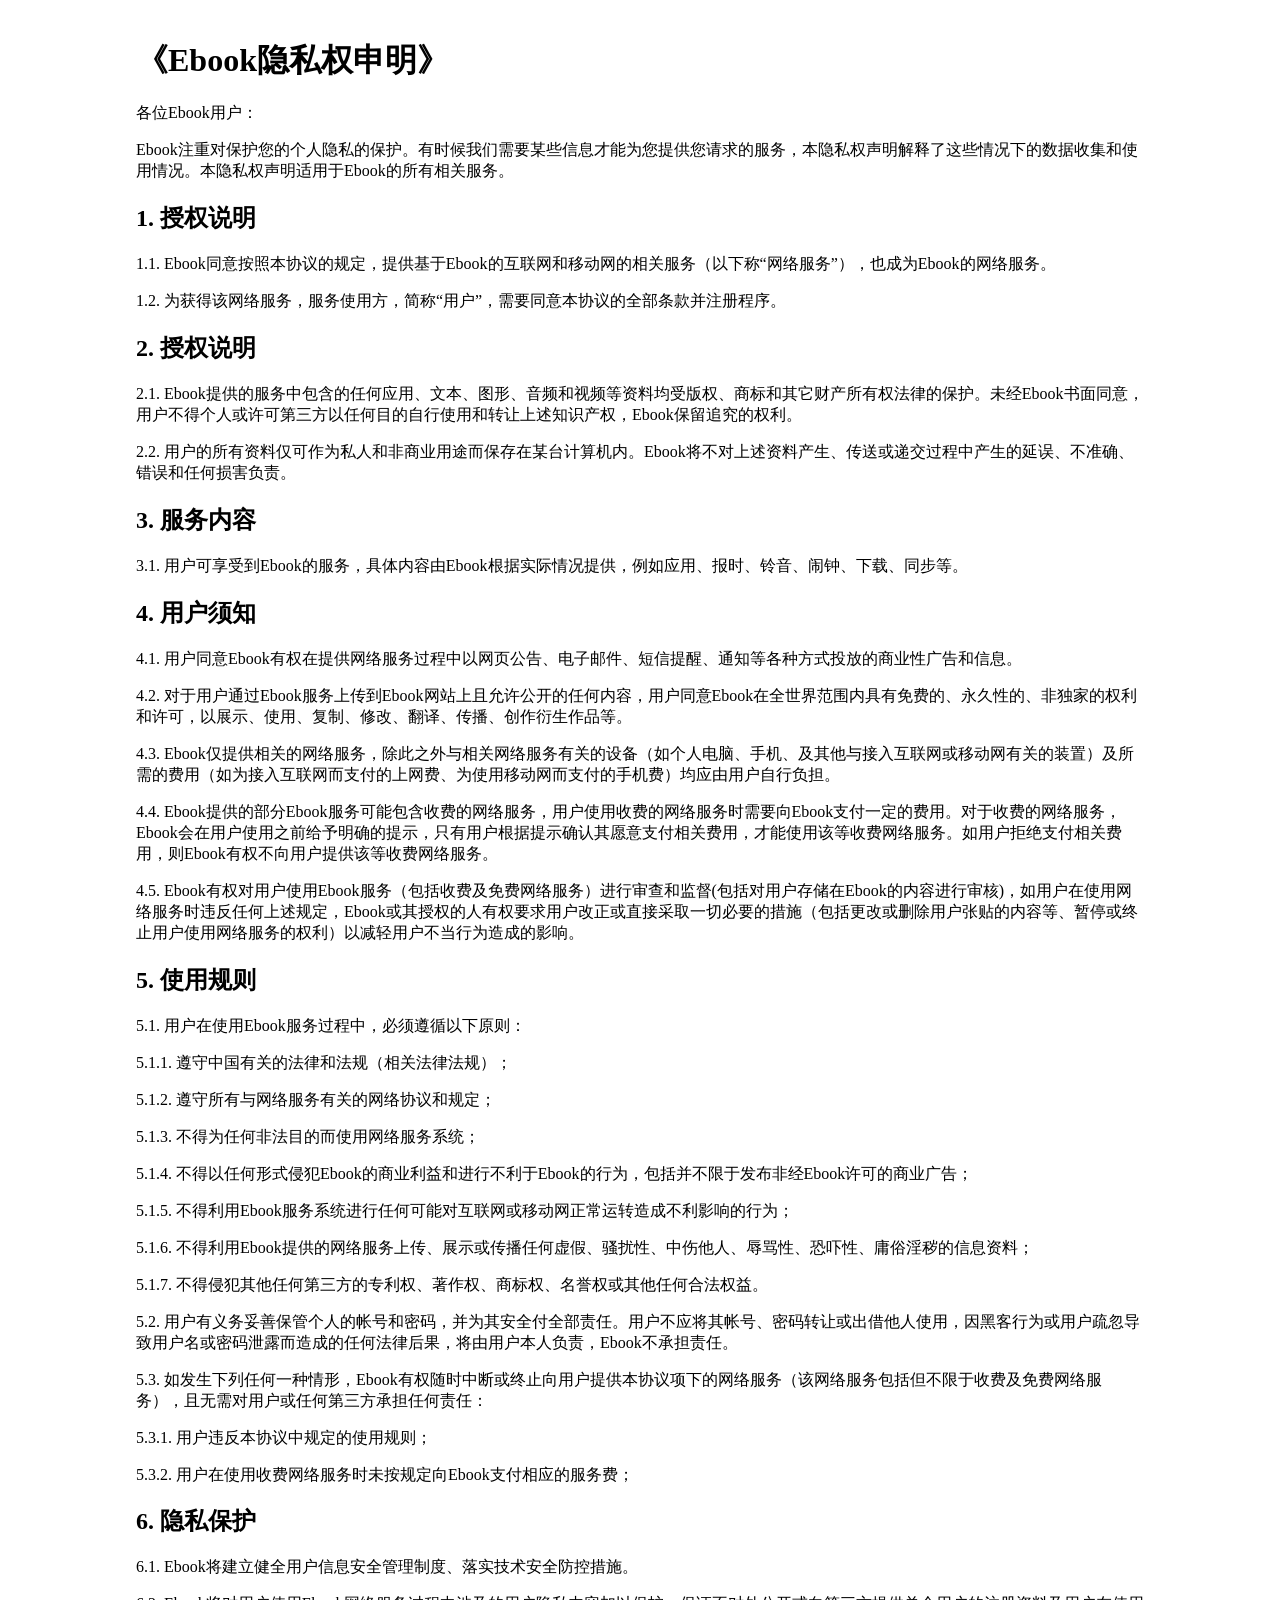
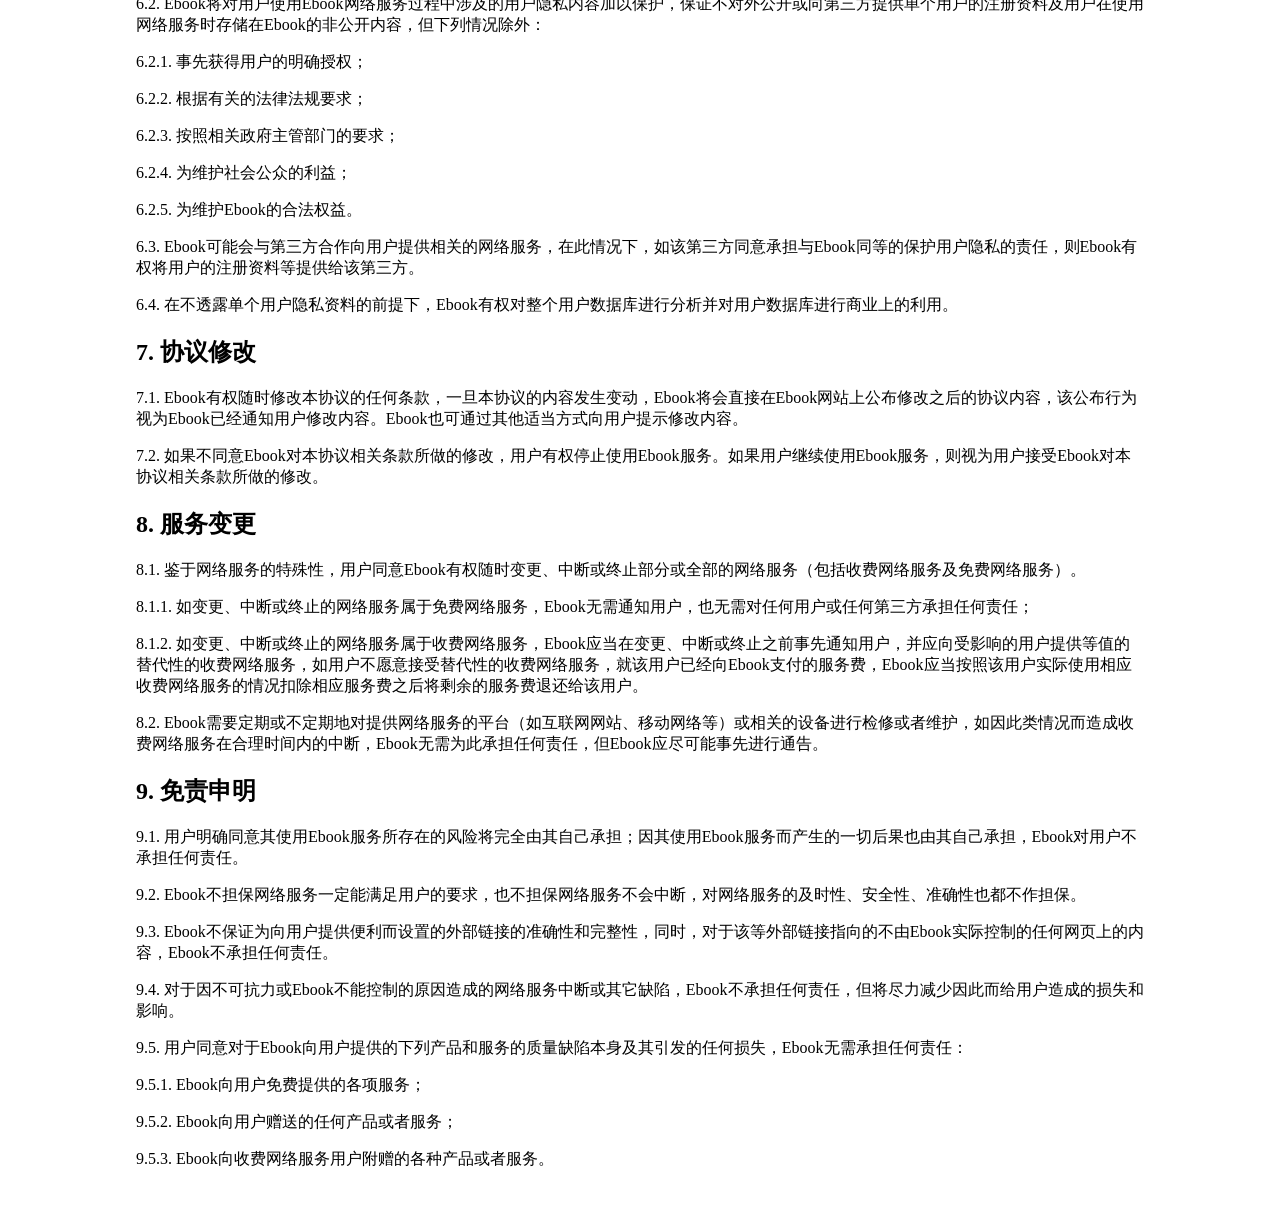
<file: ebook.html>
<!DOCTYPE html>
<html lang="en">
<head>
    <meta charset="UTF-8">
    <title>Ebook隐私权申明</title>
    <link rel="stylesheet" type="text/css" href="http://apps.bdimg.com/libs/todc-bootstrap/3.1.1-3.2.1/todc-bootstrap.min.css">
    <style type="text/css">
    * {
        font-family: "Microsoft Yahei";
    }

    body {
        padding-left: 10%;
        padding-right: 10%;
        padding-top: 10px;
        padding-bottom: 20px;
    }
    </style>
</head>
<body>
    <h1 style="margin-bottom:20px">《Ebook隐私权申明》</h1>
    <p>各位Ebook用户：</p>
    <p>Ebook注重对保护您的个人隐私的保护。有时候我们需要某些信息才能为您提供您请求的服务，本隐私权声明解释了这些情况下的数据收集和使用情况。本隐私权声明适用于Ebook的所有相关服务。</p>
    <h2>1.    授权说明</h2>
    <p>1.1.       Ebook同意按照本协议的规定，提供基于Ebook的互联网和移动网的相关服务（以下称“网络服务”），也成为Ebook的网络服务。</p>
    <p>1.2.       为获得该网络服务，服务使用方，简称“用户”，需要同意本协议的全部条款并注册程序。</p>
    <h2>2.    授权说明</h2>
    <p>2.1.       Ebook提供的服务中包含的任何应用、文本、图形、音频和视频等资料均受版权、商标和其它财产所有权法律的保护。未经Ebook书面同意，用户不得个人或许可第三方以任何目的自行使用和转让上述知识产权，Ebook保留追究的权利。</p>
    <p>2.2.       用户的所有资料仅可作为私人和非商业用途而保存在某台计算机内。Ebook将不对上述资料产生、传送或递交过程中产生的延误、不准确、错误和任何损害负责。</p>
    <h2>3.    服务内容</h2>
    <p>3.1.       用户可享受到Ebook的服务，具体内容由Ebook根据实际情况提供，例如应用、报时、铃音、闹钟、下载、同步等。</p>
    <h2>4.    用户须知</h2>
    <p>4.1.       用户同意Ebook有权在提供网络服务过程中以网页公告、电子邮件、短信提醒、通知等各种方式投放的商业性广告和信息。</p>
    <p>4.2.       对于用户通过Ebook服务上传到Ebook网站上且允许公开的任何内容，用户同意Ebook在全世界范围内具有免费的、永久性的、非独家的权利和许可，以展示、使用、复制、修改、翻译、传播、创作衍生作品等。</p>
    <p>4.3.       Ebook仅提供相关的网络服务，除此之外与相关网络服务有关的设备（如个人电脑、手机、及其他与接入互联网或移动网有关的装置）及所需的费用（如为接入互联网而支付的上网费、为使用移动网而支付的手机费）均应由用户自行负担。</p>
    <p>4.4.       Ebook提供的部分Ebook服务可能包含收费的网络服务，用户使用收费的网络服务时需要向Ebook支付一定的费用。对于收费的网络服务，Ebook会在用户使用之前给予明确的提示，只有用户根据提示确认其愿意支付相关费用，才能使用该等收费网络服务。如用户拒绝支付相关费用，则Ebook有权不向用户提供该等收费网络服务。</p>
    <p>4.5.       Ebook有权对用户使用Ebook服务（包括收费及免费网络服务）进行审查和监督(包括对用户存储在Ebook的内容进行审核)，如用户在使用网络服务时违反任何上述规定，Ebook或其授权的人有权要求用户改正或直接采取一切必要的措施（包括更改或删除用户张贴的内容等、暂停或终止用户使用网络服务的权利）以减轻用户不当行为造成的影响。</p>
    <h2>5.    使用规则</h2>
    <p>5.1.       用户在使用Ebook服务过程中，必须遵循以下原则：</p>
    <p>5.1.1.       遵守中国有关的法律和法规（相关法律法规）； </p>
    <p>5.1.2.       遵守所有与网络服务有关的网络协议和规定；</p>
    <p>5.1.3.       不得为任何非法目的而使用网络服务系统；</p>
    <p>5.1.4.       不得以任何形式侵犯Ebook的商业利益和进行不利于Ebook的行为，包括并不限于发布非经Ebook许可的商业广告；</p>
    <p>5.1.5.       不得利用Ebook服务系统进行任何可能对互联网或移动网正常运转造成不利影响的行为；</p>
    <p>5.1.6.       不得利用Ebook提供的网络服务上传、展示或传播任何虚假、骚扰性、中伤他人、辱骂性、恐吓性、庸俗淫秽的信息资料；</p>
    <p>5.1.7.       不得侵犯其他任何第三方的专利权、著作权、商标权、名誉权或其他任何合法权益。</p>
    <p>5.2.       用户有义务妥善保管个人的帐号和密码，并为其安全付全部责任。用户不应将其帐号、密码转让或出借他人使用，因黑客行为或用户疏忽导致用户名或密码泄露而造成的任何法律后果，将由用户本人负责，Ebook不承担责任。</p>
    <p>5.3.       如发生下列任何一种情形，Ebook有权随时中断或终止向用户提供本协议项下的网络服务（该网络服务包括但不限于收费及免费网络服务），且无需对用户或任何第三方承担任何责任：</p>
    <p>5.3.1.       用户违反本协议中规定的使用规则；</p>
    <p>5.3.2.       用户在使用收费网络服务时未按规定向Ebook支付相应的服务费；</p>
    <h2>6.    隐私保护</h2>
    <p>6.1.       Ebook将建立健全用户信息安全管理制度、落实技术安全防控措施。</p>
    <p>6.2.       Ebook将对用户使用Ebook网络服务过程中涉及的用户隐私内容加以保护，保证不对外公开或向第三方提供单个用户的注册资料及用户在使用网络服务时存储在Ebook的非公开内容，但下列情况除外：</p>
    <p>6.2.1.       事先获得用户的明确授权；</p>
    <p>6.2.2.       根据有关的法律法规要求；</p>
    <p>6.2.3.       按照相关政府主管部门的要求；</p>
    <p>6.2.4.       为维护社会公众的利益；</p>
    <p>6.2.5.       为维护Ebook的合法权益。</p>
    <p>6.3.       Ebook可能会与第三方合作向用户提供相关的网络服务，在此情况下，如该第三方同意承担与Ebook同等的保护用户隐私的责任，则Ebook有权将用户的注册资料等提供给该第三方。</p>
    <p>6.4.       在不透露单个用户隐私资料的前提下，Ebook有权对整个用户数据库进行分析并对用户数据库进行商业上的利用。</p>
    <h2>7.    协议修改</h2>
    <p>7.1.       Ebook有权随时修改本协议的任何条款，一旦本协议的内容发生变动，Ebook将会直接在Ebook网站上公布修改之后的协议内容，该公布行为视为Ebook已经通知用户修改内容。Ebook也可通过其他适当方式向用户提示修改内容。</p>
    <p>7.2.       如果不同意Ebook对本协议相关条款所做的修改，用户有权停止使用Ebook服务。如果用户继续使用Ebook服务，则视为用户接受Ebook对本协议相关条款所做的修改。</p>
    <h2>8.    服务变更</h2>
    <p>8.1.       鉴于网络服务的特殊性，用户同意Ebook有权随时变更、中断或终止部分或全部的网络服务（包括收费网络服务及免费网络服务）。</p>
    <p>8.1.1.       如变更、中断或终止的网络服务属于免费网络服务，Ebook无需通知用户，也无需对任何用户或任何第三方承担任何责任；</p>
    <p>8.1.2.       如变更、中断或终止的网络服务属于收费网络服务，Ebook应当在变更、中断或终止之前事先通知用户，并应向受影响的用户提供等值的替代性的收费网络服务，如用户不愿意接受替代性的收费网络服务，就该用户已经向Ebook支付的服务费，Ebook应当按照该用户实际使用相应收费网络服务的情况扣除相应服务费之后将剩余的服务费退还给该用户。</p>
    <p>8.2.       Ebook需要定期或不定期地对提供网络服务的平台（如互联网网站、移动网络等）或相关的设备进行检修或者维护，如因此类情况而造成收费网络服务在合理时间内的中断，Ebook无需为此承担任何责任，但Ebook应尽可能事先进行通告。</p>
    <h2>9.    免责申明</h2>
    <p>9.1.       用户明确同意其使用Ebook服务所存在的风险将完全由其自己承担；因其使用Ebook服务而产生的一切后果也由其自己承担，Ebook对用户不承担任何责任。</p>
    <p>9.2.       Ebook不担保网络服务一定能满足用户的要求，也不担保网络服务不会中断，对网络服务的及时性、安全性、准确性也都不作担保。</p>
    <p>9.3.       Ebook不保证为向用户提供便利而设置的外部链接的准确性和完整性，同时，对于该等外部链接指向的不由Ebook实际控制的任何网页上的内容，Ebook不承担任何责任。</p>
    <p>9.4.       对于因不可抗力或Ebook不能控制的原因造成的网络服务中断或其它缺陷，Ebook不承担任何责任，但将尽力减少因此而给用户造成的损失和影响。</p>
    <p>9.5.       用户同意对于Ebook向用户提供的下列产品和服务的质量缺陷本身及其引发的任何损失，Ebook无需承担任何责任：</p>
    <p>9.5.1.       Ebook向用户免费提供的各项服务；</p>
    <p>9.5.2.       Ebook向用户赠送的任何产品或者服务；</p>
    <p>9.5.3.       Ebook向收费网络服务用户附赠的各种产品或者服务。</p>

</body>
</html>
</file>
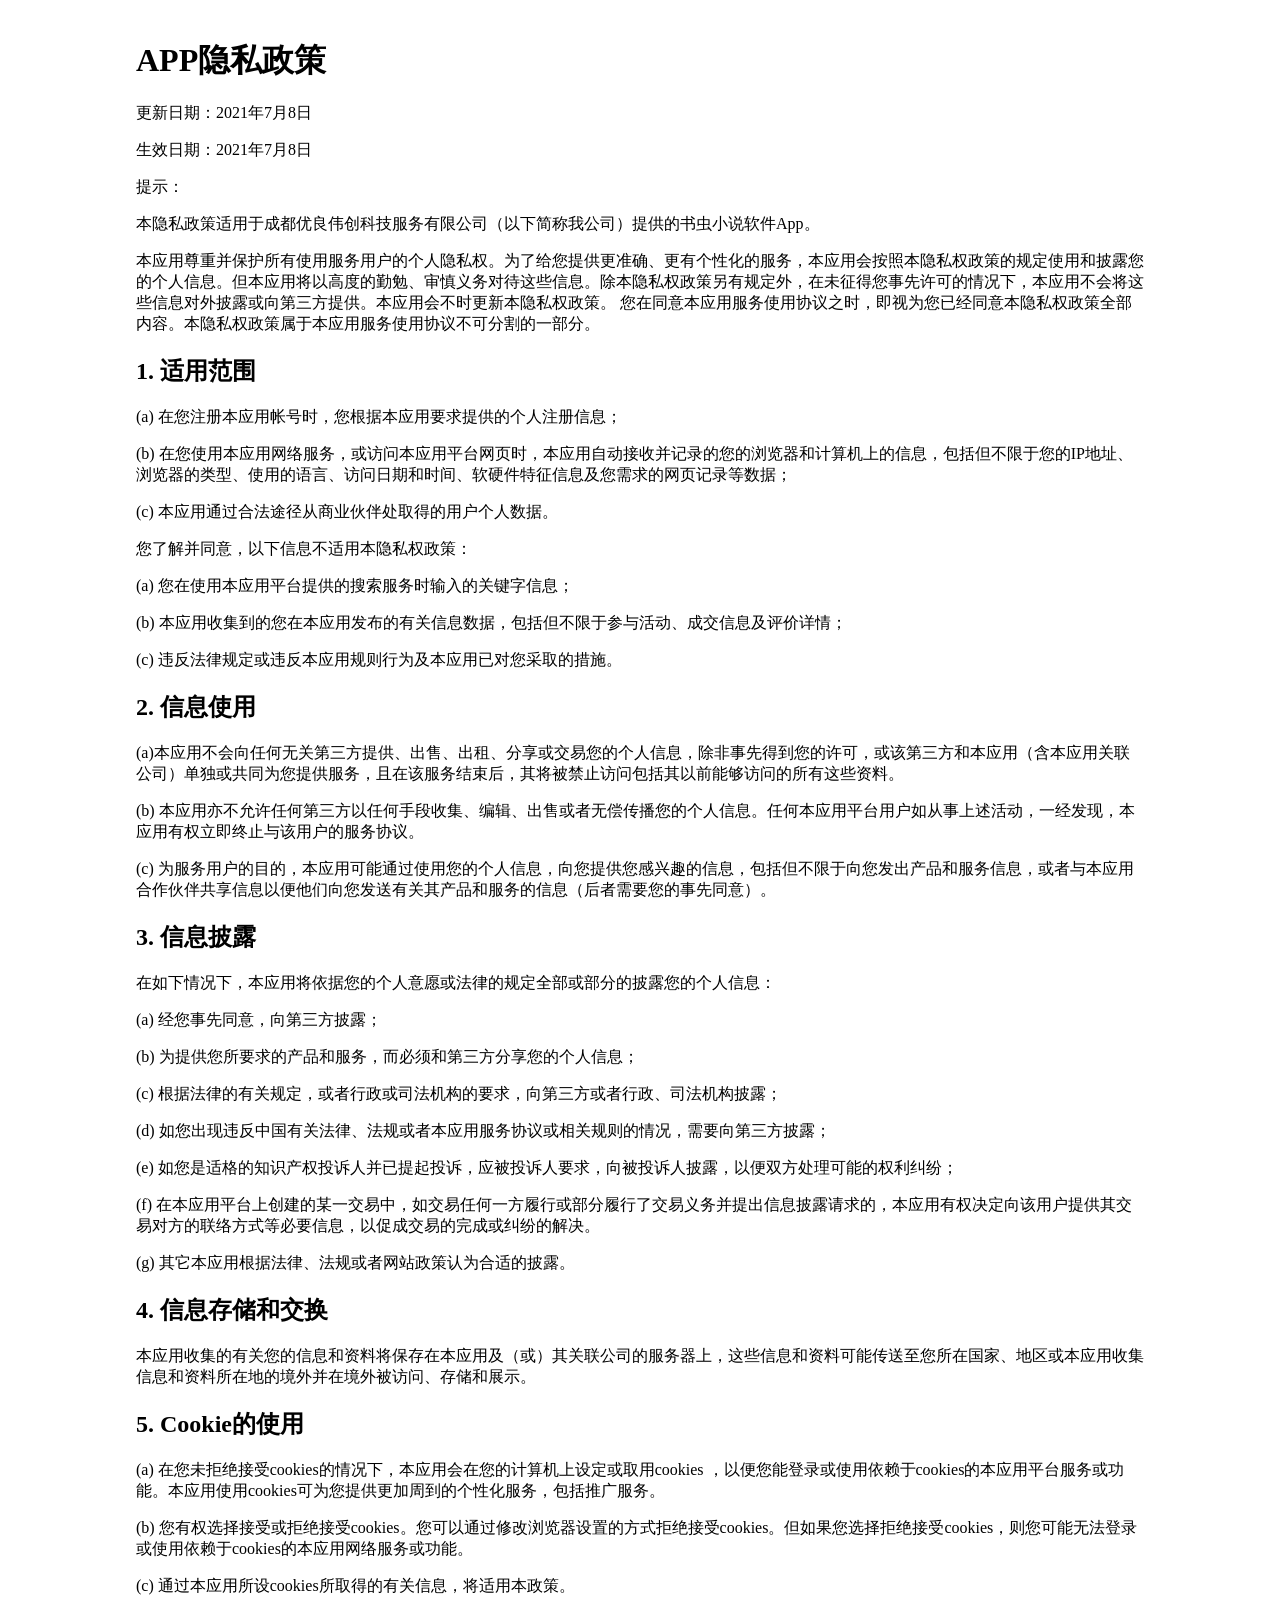
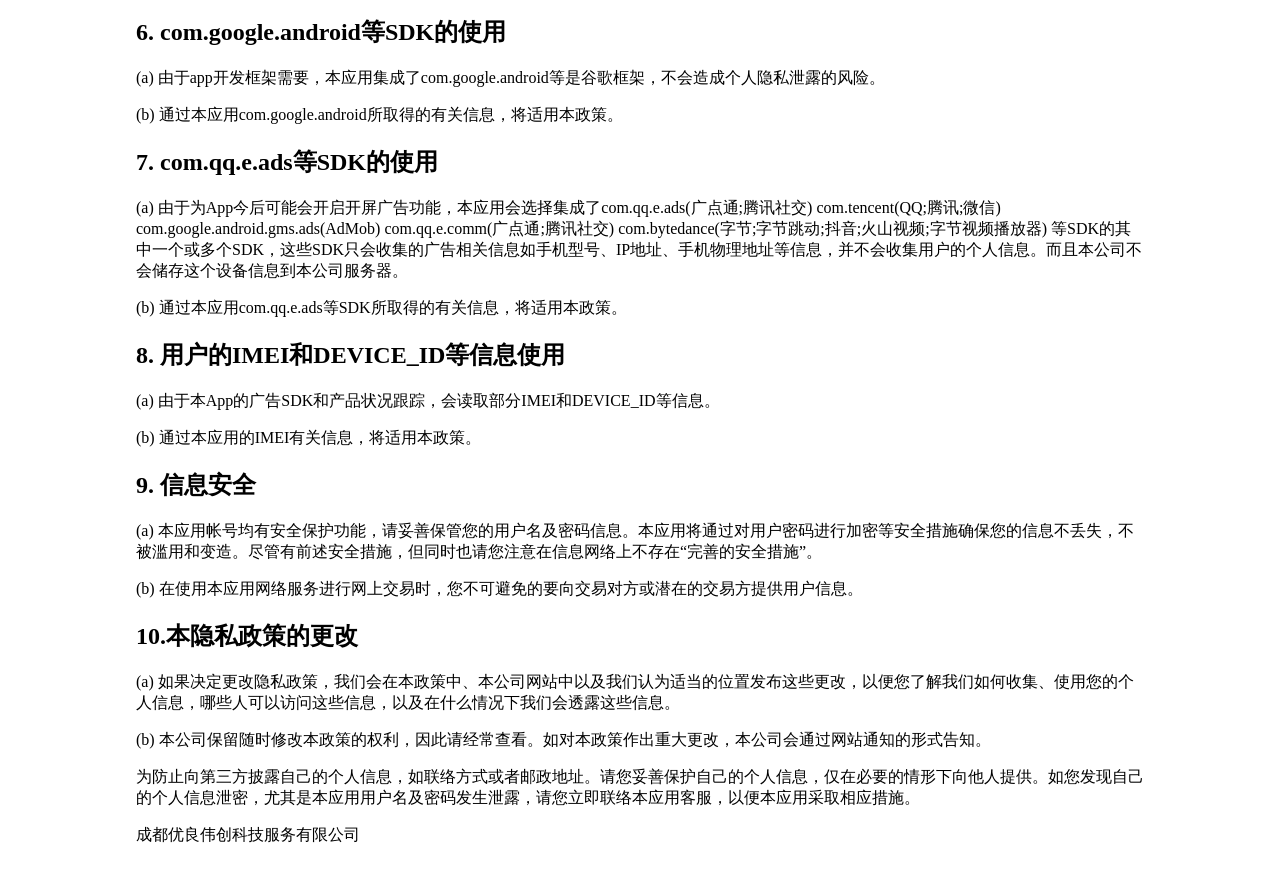
<file: greementlscs.html>
<!DOCTYPE html>
<html lang="en">
<head>
    <meta charset="UTF-8">
    <title>APP隐私政策</title>
    <link rel="stylesheet" type="text/css" href="http://apps.bdimg.com/libs/todc-bootstrap/3.1.1-3.2.1/todc-bootstrap.min.css">
    <style type="text/css">
    *{font-family: "Microsoft Yahei";}
    body{padding-left: 10%; padding-right: 10%; padding-top: 10px; padding-bottom: 20px;}
    </style>
</head>
<body>
    <h1 style="margin-bottom:20px">APP隐私政策</h1>

    <p>更新日期：2021年7月8日</p>
    <p>生效日期：2021年7月8日</p>

    <p>提示：</p>
    <p>本隐私政策适用于成都优良伟创科技服务有限公司（以下简称我公司）提供的书虫小说软件App。</p>
    <p>本应用尊重并保护所有使用服务用户的个人隐私权。为了给您提供更准确、更有个性化的服务，本应用会按照本隐私权政策的规定使用和披露您的个人信息。但本应用将以高度的勤勉、审慎义务对待这些信息。除本隐私权政策另有规定外，在未征得您事先许可的情况下，本应用不会将这些信息对外披露或向第三方提供。本应用会不时更新本隐私权政策。 您在同意本应用服务使用协议之时，即视为您已经同意本隐私权政策全部内容。本隐私权政策属于本应用服务使用协议不可分割的一部分。</p>
    
    <h2>1. 适用范围</h2>
    <p>(a) 在您注册本应用帐号时，您根据本应用要求提供的个人注册信息；</p>
    <p>(b) 在您使用本应用网络服务，或访问本应用平台网页时，本应用自动接收并记录的您的浏览器和计算机上的信息，包括但不限于您的IP地址、浏览器的类型、使用的语言、访问日期和时间、软硬件特征信息及您需求的网页记录等数据；</p>
    <p>(c) 本应用通过合法途径从商业伙伴处取得的用户个人数据。<p>

    <p>您了解并同意，以下信息不适用本隐私权政策：<p>
    <p>(a) 您在使用本应用平台提供的搜索服务时输入的关键字信息；<p>
    <p>(b) 本应用收集到的您在本应用发布的有关信息数据，包括但不限于参与活动、成交信息及评价详情；<p>
    <p>(c) 违反法律规定或违反本应用规则行为及本应用已对您采取的措施。<p>

    <h2>2. 信息使用</h2>
    <p>(a)本应用不会向任何无关第三方提供、出售、出租、分享或交易您的个人信息，除非事先得到您的许可，或该第三方和本应用（含本应用关联公司）单独或共同为您提供服务，且在该服务结束后，其将被禁止访问包括其以前能够访问的所有这些资料。<p>
    <p>(b) 本应用亦不允许任何第三方以任何手段收集、编辑、出售或者无偿传播您的个人信息。任何本应用平台用户如从事上述活动，一经发现，本应用有权立即终止与该用户的服务协议。<p>
    <p>(c) 为服务用户的目的，本应用可能通过使用您的个人信息，向您提供您感兴趣的信息，包括但不限于向您发出产品和服务信息，或者与本应用合作伙伴共享信息以便他们向您发送有关其产品和服务的信息（后者需要您的事先同意）。<p>

    <h2>3. 信息披露</h2>
    <p>在如下情况下，本应用将依据您的个人意愿或法律的规定全部或部分的披露您的个人信息：<p>
    <p>(a) 经您事先同意，向第三方披露；<p>
    <p>(b) 为提供您所要求的产品和服务，而必须和第三方分享您的个人信息；<p>
    <p>(c) 根据法律的有关规定，或者行政或司法机构的要求，向第三方或者行政、司法机构披露；<p>
    <p>(d) 如您出现违反中国有关法律、法规或者本应用服务协议或相关规则的情况，需要向第三方披露；<p>
    <p>(e) 如您是适格的知识产权投诉人并已提起投诉，应被投诉人要求，向被投诉人披露，以便双方处理可能的权利纠纷；<p>
    <p>(f) 在本应用平台上创建的某一交易中，如交易任何一方履行或部分履行了交易义务并提出信息披露请求的，本应用有权决定向该用户提供其交易对方的联络方式等必要信息，以促成交易的完成或纠纷的解决。<p>
    <p>(g) 其它本应用根据法律、法规或者网站政策认为合适的披露。<p>

    <h2>4. 信息存储和交换</h2>
    <p>本应用收集的有关您的信息和资料将保存在本应用及（或）其关联公司的服务器上，这些信息和资料可能传送至您所在国家、地区或本应用收集信息和资料所在地的境外并在境外被访问、存储和展示。</p>
    
    <h2>5. Cookie的使用</h2>
    <p>(a) 在您未拒绝接受cookies的情况下，本应用会在您的计算机上设定或取用cookies ，以便您能登录或使用依赖于cookies的本应用平台服务或功能。本应用使用cookies可为您提供更加周到的个性化服务，包括推广服务。<p>
    <p>(b) 您有权选择接受或拒绝接受cookies。您可以通过修改浏览器设置的方式拒绝接受cookies。但如果您选择拒绝接受cookies，则您可能无法登录或使用依赖于cookies的本应用网络服务或功能。<p>
    <p>(c) 通过本应用所设cookies所取得的有关信息，将适用本政策。<p>

    <h2>6. com.google.android等SDK的使用</h2>
    <p>(a) 由于app开发框架需要，本应用集成了com.google.android等是谷歌框架，不会造成个人隐私泄露的风险。<p>
    <p>(b) 通过本应用com.google.android所取得的有关信息，将适用本政策。<p>  
        
    <h2>7. com.qq.e.ads等SDK的使用</h2>
    <p>(a) 由于为App今后可能会开启开屏广告功能，本应用会选择集成了com.qq.e.ads(广点通;腾讯社交) com.tencent(QQ;腾讯;微信) com.google.android.gms.ads(AdMob) com.qq.e.comm(广点通;腾讯社交) com.bytedance(字节;字节跳动;抖音;火山视频;字节视频播放器) 等SDK的其中一个或多个SDK，这些SDK只会收集的广告相关信息如手机型号、IP地址、手机物理地址等信息，并不会收集用户的个人信息。而且本公司不会储存这个设备信息到本公司服务器。<p>
    <p>(b) 通过本应用com.qq.e.ads等SDK所取得的有关信息，将适用本政策。<p> 

    <h2>8. 用户的IMEI和DEVICE_ID等信息使用</h2>
    <p>(a) 由于本App的广告SDK和产品状况跟踪，会读取部分IMEI和DEVICE_ID等信息。<p>
    <p>(b) 通过本应用的IMEI有关信息，将适用本政策。<p>         
    
    <h2>9. 信息安全</h2>
    <p>(a) 本应用帐号均有安全保护功能，请妥善保管您的用户名及密码信息。本应用将通过对用户密码进行加密等安全措施确保您的信息不丢失，不被滥用和变造。尽管有前述安全措施，但同时也请您注意在信息网络上不存在“完善的安全措施”。<p>
    <p>(b) 在使用本应用网络服务进行网上交易时，您不可避免的要向交易对方或潜在的交易方提供用户信息。<p>

    <h2>10.本隐私政策的更改</h2>
    <p>(a) 如果决定更改隐私政策，我们会在本政策中、本公司网站中以及我们认为适当的位置发布这些更改，以便您了解我们如何收集、使用您的个人信息，哪些人可以访问这些信息，以及在什么情况下我们会透露这些信息。<p>
    <p>(b) 本公司保留随时修改本政策的权利，因此请经常查看。如对本政策作出重大更改，本公司会通过网站通知的形式告知。<p>
    
    <p>为防止向第三方披露自己的个人信息，如联络方式或者邮政地址。请您妥善保护自己的个人信息，仅在必要的情形下向他人提供。如您发现自己的个人信息泄密，尤其是本应用用户名及密码发生泄露，请您立即联络本应用客服，以便本应用采取相应措施。<p>
    <p>成都优良伟创科技服务有限公司<p>
</body>
</html>
</file>
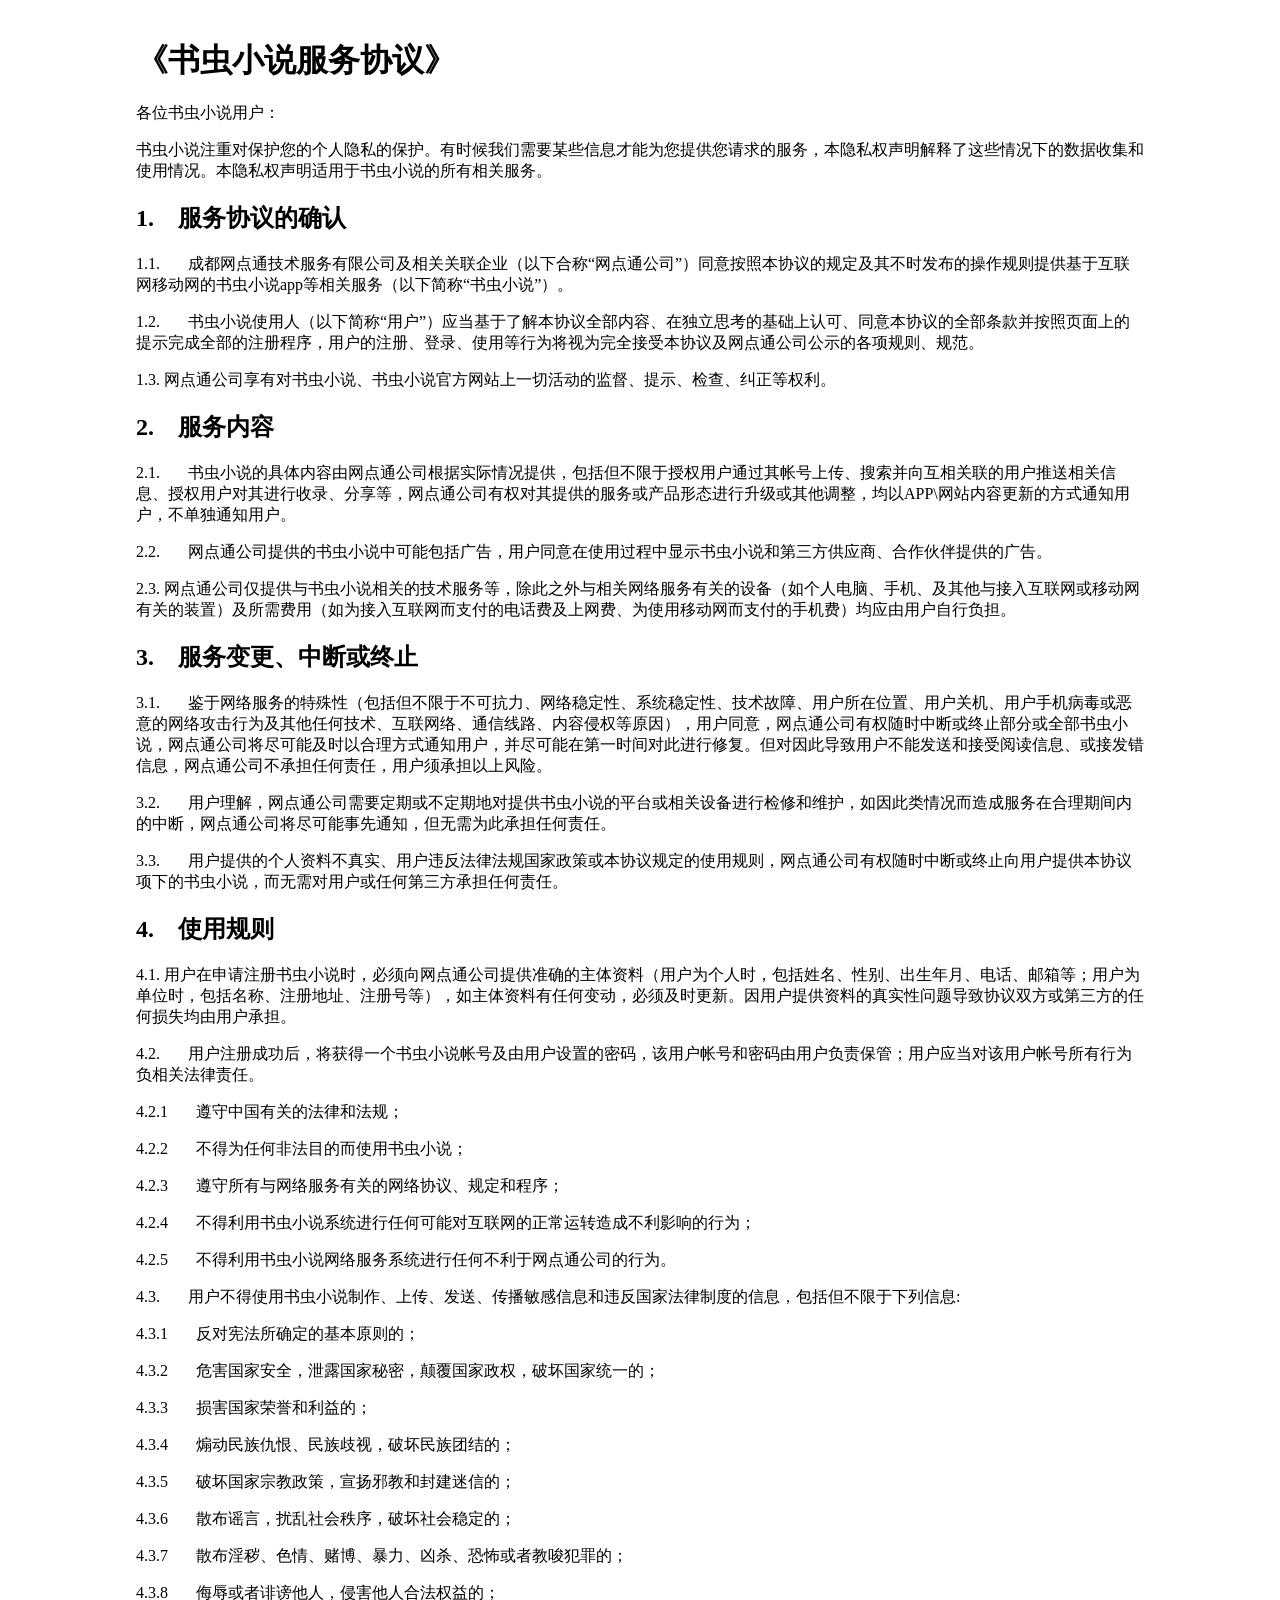
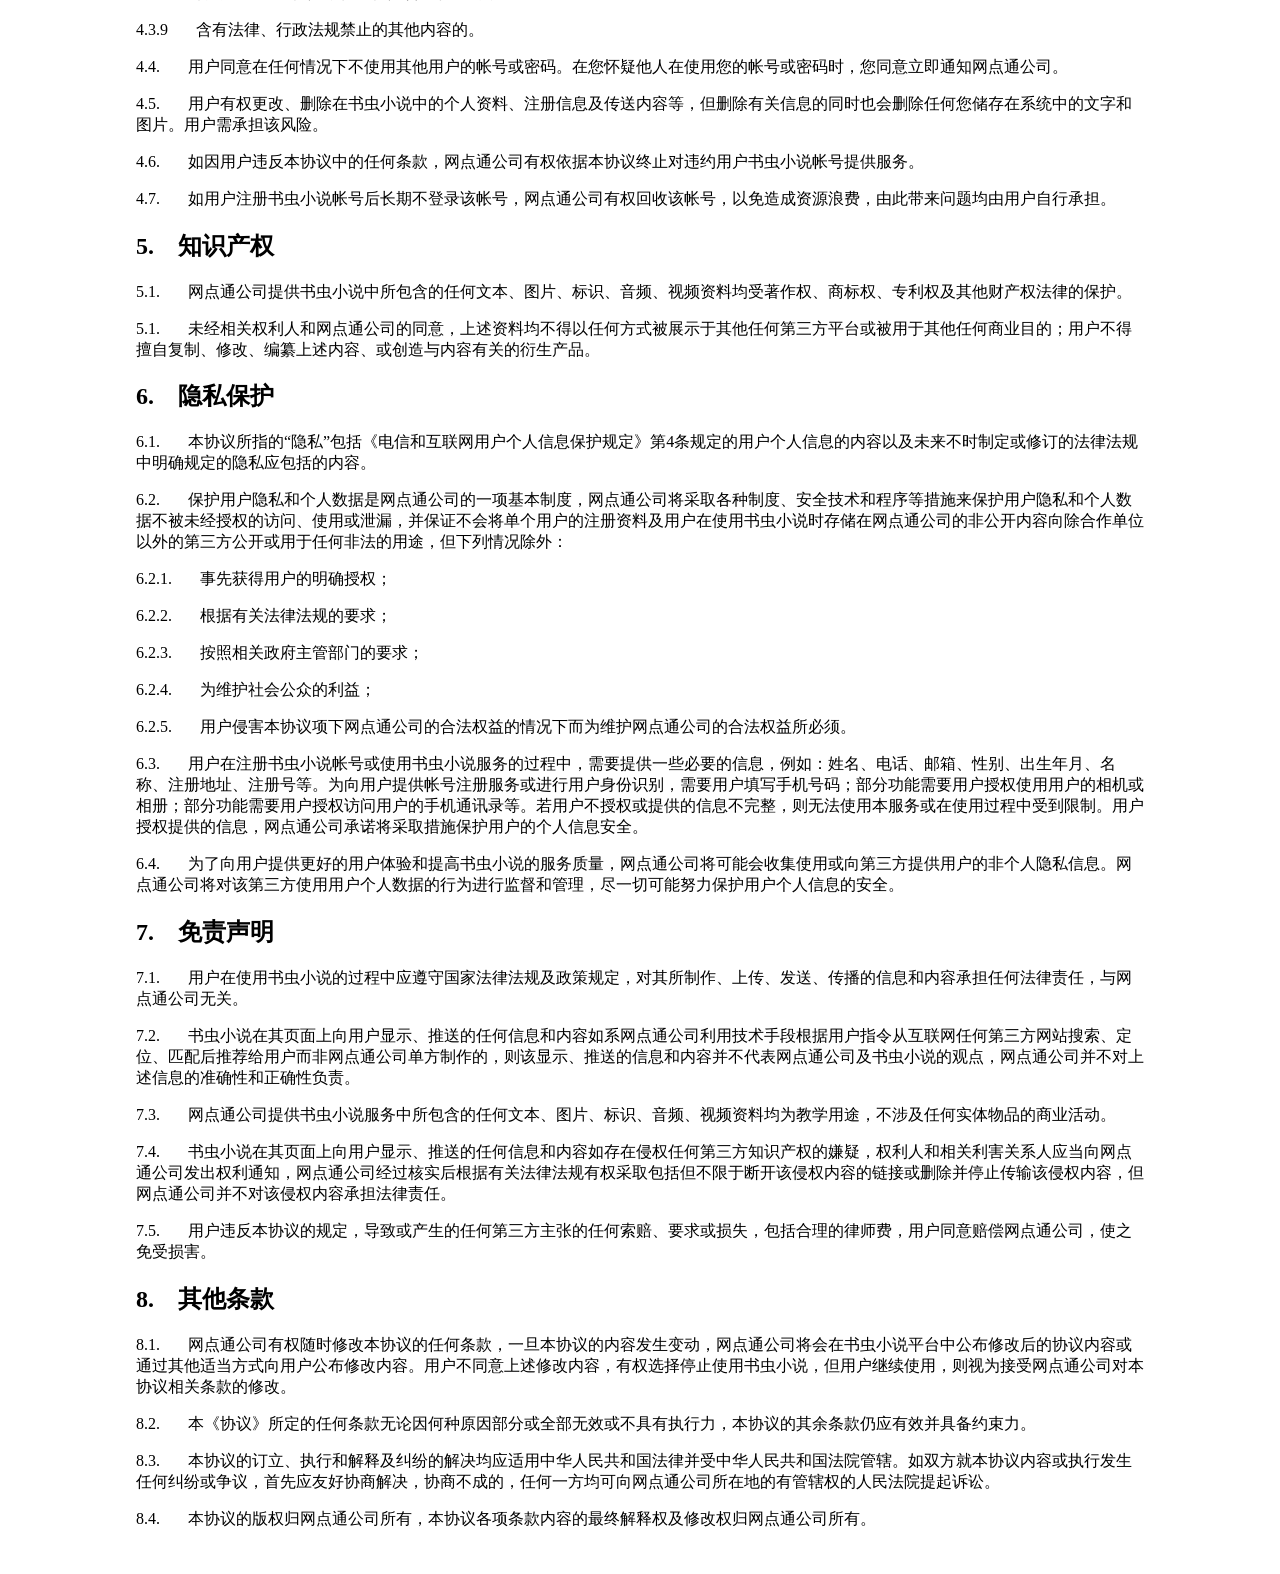
<file: greementsc.html>
﻿<!DOCTYPE html>
<html lang="en">
<head>
    <meta charset="UTF-8">
    <title>书虫小说服务协议</title>
    <link rel="stylesheet" type="text/css" href="http://apps.bdimg.com/libs/todc-bootstrap/3.1.1-3.2.1/todc-bootstrap.min.css">
    <style type="text/css">
    *{font-family: "Microsoft Yahei";}
    body{padding-left: 10%; padding-right: 10%; padding-top: 10px; padding-bottom: 20px;}
    </style>
</head>
<body>
    <h1 style="margin-bottom:20px">《书虫小说服务协议》</h1>
    <p>各位书虫小说用户：</p>
    <p>书虫小说注重对保护您的个人隐私的保护。有时候我们需要某些信息才能为您提供您请求的服务，本隐私权声明解释了这些情况下的数据收集和使用情况。本隐私权声明适用于书虫小说的所有相关服务。</p>
    <h2>1.    服务协议的确认</h2>
    <p>1.1.       成都网点通技术服务有限公司及相关关联企业（以下合称“网点通公司”）同意按照本协议的规定及其不时发布的操作规则提供基于互联网移动网的书虫小说app等相关服务（以下简称“书虫小说”）。</p>
    <p>1.2.       书虫小说使用人（以下简称“用户”）应当基于了解本协议全部内容、在独立思考的基础上认可、同意本协议的全部条款并按照页面上的提示完成全部的注册程序，用户的注册、登录、使用等行为将视为完全接受本协议及网点通公司公示的各项规则、规范。</p>
    <p>1.3.     网点通公司享有对书虫小说、书虫小说官方网站上一切活动的监督、提示、检查、纠正等权利。</p>
	<h2>2.    服务内容</h2>
    <p>2.1.       书虫小说的具体内容由网点通公司根据实际情况提供，包括但不限于授权用户通过其帐号上传、搜索并向互相关联的用户推送相关信息、授权用户对其进行收录、分享等，网点通公司有权对其提供的服务或产品形态进行升级或其他调整，均以APP\网站内容更新的方式通知用户，不单独通知用户。</p>
    <p>2.2.       网点通公司提供的书虫小说中可能包括广告，用户同意在使用过程中显示书虫小说和第三方供应商、合作伙伴提供的广告。</p>
    <p>2.3.   网点通公司仅提供与书虫小说相关的技术服务等，除此之外与相关网络服务有关的设备（如个人电脑、手机、及其他与接入互联网或移动网有关的装置）及所需费用（如为接入互联网而支付的电话费及上网费、为使用移动网而支付的手机费）均应由用户自行负担。</p>
	<h2>3.    服务变更、中断或终止</h2>
    <p>3.1.       鉴于网络服务的特殊性（包括但不限于不可抗力、网络稳定性、系统稳定性、技术故障、用户所在位置、用户关机、用户手机病毒或恶意的网络攻击行为及其他任何技术、互联网络、通信线路、内容侵权等原因），用户同意，网点通公司有权随时中断或终止部分或全部书虫小说，网点通公司将尽可能及时以合理方式通知用户，并尽可能在第一时间对此进行修复。但对因此导致用户不能发送和接受阅读信息、或接发错信息，网点通公司不承担任何责任，用户须承担以上风险。</p>
	<p>3.2.       用户理解，网点通公司需要定期或不定期地对提供书虫小说的平台或相关设备进行检修和维护，如因此类情况而造成服务在合理期间内的中断，网点通公司将尽可能事先通知，但无需为此承担任何责任。</p>
	<p>3.3.       用户提供的个人资料不真实、用户违反法律法规国家政策或本协议规定的使用规则，网点通公司有权随时中断或终止向用户提供本协议项下的书虫小说，而无需对用户或任何第三方承担任何责任。</p>
    <h2>4.    使用规则</h2>
	<p>4.1.     用户在申请注册书虫小说时，必须向网点通公司提供准确的主体资料（用户为个人时，包括姓名、性别、出生年月、电话、邮箱等；用户为单位时，包括名称、注册地址、注册号等），如主体资料有任何变动，必须及时更新。因用户提供资料的真实性问题导致协议双方或第三方的任何损失均由用户承担。</p>
	<p>4.2.       用户注册成功后，将获得一个书虫小说帐号及由用户设置的密码，该用户帐号和密码由用户负责保管；用户应当对该用户帐号所有行为负相关法律责任。</p>
	<p>4.2.1       遵守中国有关的法律和法规；</p>
	<p>4.2.2       不得为任何非法目的而使用书虫小说；</p>
	<p>4.2.3       遵守所有与网络服务有关的网络协议、规定和程序；</p>
	<p>4.2.4       不得利用书虫小说系统进行任何可能对互联网的正常运转造成不利影响的行为；</p>
	<p>4.2.5       不得利用书虫小说网络服务系统进行任何不利于网点通公司的行为。</p>
	<p>4.3.       用户不得使用书虫小说制作、上传、发送、传播敏感信息和违反国家法律制度的信息，包括但不限于下列信息:</p>
	<p>4.3.1       反对宪法所确定的基本原则的；</p>
	<p>4.3.2       危害国家安全，泄露国家秘密，颠覆国家政权，破坏国家统一的；</p>
	<p>4.3.3       损害国家荣誉和利益的；</p>
	<p>4.3.4       煽动民族仇恨、民族歧视，破坏民族团结的；</p>
	<p>4.3.5       破坏国家宗教政策，宣扬邪教和封建迷信的；</p>
	<p>4.3.6       散布谣言，扰乱社会秩序，破坏社会稳定的；</p>
	<p>4.3.7       散布淫秽、色情、赌博、暴力、凶杀、恐怖或者教唆犯罪的；</p>
	<p>4.3.8       侮辱或者诽谤他人，侵害他人合法权益的；</p>
	<p>4.3.9       含有法律、行政法规禁止的其他内容的。</p>
	<p>4.4.       用户同意在任何情况下不使用其他用户的帐号或密码。在您怀疑他人在使用您的帐号或密码时，您同意立即通知网点通公司。</p>
	<p>4.5.       用户有权更改、删除在书虫小说中的个人资料、注册信息及传送内容等，但删除有关信息的同时也会删除任何您储存在系统中的文字和图片。用户需承担该风险。</p>
	<p>4.6.       如因用户违反本协议中的任何条款，网点通公司有权依据本协议终止对违约用户书虫小说帐号提供服务。</p>
	<p>4.7.       如用户注册书虫小说帐号后长期不登录该帐号，网点通公司有权回收该帐号，以免造成资源浪费，由此带来问题均由用户自行承担。</p>
	
	
	
	<h2>5.    知识产权</h2>
    <p>5.1.        网点通公司提供书虫小说中所包含的任何文本、图片、标识、音频、视频资料均受著作权、商标权、专利权及其他财产权法律的保护。</p>
    <p>5.1.        未经相关权利人和网点通公司的同意，上述资料均不得以任何方式被展示于其他任何第三方平台或被用于其他任何商业目的；用户不得擅自复制、修改、编纂上述内容、或创造与内容有关的衍生产品。</p>
    
    
	<h2>6.    隐私保护</h2>
    <p>6.1.       本协议所指的“隐私”包括《电信和互联网用户个人信息保护规定》第4条规定的用户个人信息的内容以及未来不时制定或修订的法律法规中明确规定的隐私应包括的内容。</p>
    <p>6.2.       保护用户隐私和个人数据是网点通公司的一项基本制度，网点通公司将采取各种制度、安全技术和程序等措施来保护用户隐私和个人数据不被未经授权的访问、使用或泄漏，并保证不会将单个用户的注册资料及用户在使用书虫小说时存储在网点通公司的非公开内容向除合作单位以外的第三方公开或用于任何非法的用途，但下列情况除外：</p>
    <p>6.2.1.       事先获得用户的明确授权；</p>
    <p>6.2.2.       根据有关法律法规的要求；</p>
    <p>6.2.3.       按照相关政府主管部门的要求；</p>
    <p>6.2.4.       为维护社会公众的利益；</p>
    <p>6.2.5.       用户侵害本协议项下网点通公司的合法权益的情况下而为维护网点通公司的合法权益所必须。</p>
    <p>6.3.       用户在注册书虫小说帐号或使用书虫小说服务的过程中，需要提供一些必要的信息，例如：姓名、电话、邮箱、性别、出生年月、名称、注册地址、注册号等。为向用户提供帐号注册服务或进行用户身份识别，需要用户填写手机号码；部分功能需要用户授权使用用户的相机或相册；部分功能需要用户授权访问用户的手机通讯录等。若用户不授权或提供的信息不完整，则无法使用本服务或在使用过程中受到限制。用户授权提供的信息，网点通公司承诺将采取措施保护用户的个人信息安全。</p>
    <p>6.4.       为了向用户提供更好的用户体验和提高书虫小说的服务质量，网点通公司将可能会收集使用或向第三方提供用户的非个人隐私信息。网点通公司将对该第三方使用用户个人数据的行为进行监督和管理，尽一切可能努力保护用户个人信息的安全。</p>
   
   <h2>7.    免责声明</h2>
    <p>7.1.       用户在使用书虫小说的过程中应遵守国家法律法规及政策规定，对其所制作、上传、发送、传播的信息和内容承担任何法律责任，与网点通公司无关。</p>
    <p>7.2.       书虫小说在其页面上向用户显示、推送的任何信息和内容如系网点通公司利用技术手段根据用户指令从互联网任何第三方网站搜索、定位、匹配后推荐给用户而非网点通公司单方制作的，则该显示、推送的信息和内容并不代表网点通公司及书虫小说的观点，网点通公司并不对上述信息的准确性和正确性负责。</p>
	<p>7.3.       网点通公司提供书虫小说服务中所包含的任何文本、图片、标识、音频、视频资料均为教学用途，不涉及任何实体物品的商业活动。</p>
	<p>7.4.       书虫小说在其页面上向用户显示、推送的任何信息和内容如存在侵权任何第三方知识产权的嫌疑，权利人和相关利害关系人应当向网点通公司发出权利通知，网点通公司经过核实后根据有关法律法规有权采取包括但不限于断开该侵权内容的链接或删除并停止传输该侵权内容，但网点通公司并不对该侵权内容承担法律责任。</p>
	<p>7.5.       用户违反本协议的规定，导致或产生的任何第三方主张的任何索赔、要求或损失，包括合理的律师费，用户同意赔偿网点通公司，使之免受损害。</p>
	
    <h2>8.    其他条款</h2>
    <p>8.1.       网点通公司有权随时修改本协议的任何条款，一旦本协议的内容发生变动，网点通公司将会在书虫小说平台中公布修改后的协议内容或通过其他适当方式向用户公布修改内容。用户不同意上述修改内容，有权选择停止使用书虫小说，但用户继续使用，则视为接受网点通公司对本协议相关条款的修改。</p>
    <p>8.2.       本《协议》所定的任何条款无论因何种原因部分或全部无效或不具有执行力，本协议的其余条款仍应有效并具备约束力。</p>
    <p>8.3.       本协议的订立、执行和解释及纠纷的解决均应适用中华人民共和国法律并受中华人民共和国法院管辖。如双方就本协议内容或执行发生任何纠纷或争议，首先应友好协商解决，协商不成的，任何一方均可向网点通公司所在地的有管辖权的人民法院提起诉讼。</p>
    <p>8.4.       本协议的版权归网点通公司所有，本协议各项条款内容的最终解释权及修改权归网点通公司所有。</p>
   
    

</body>
</html>
</file>
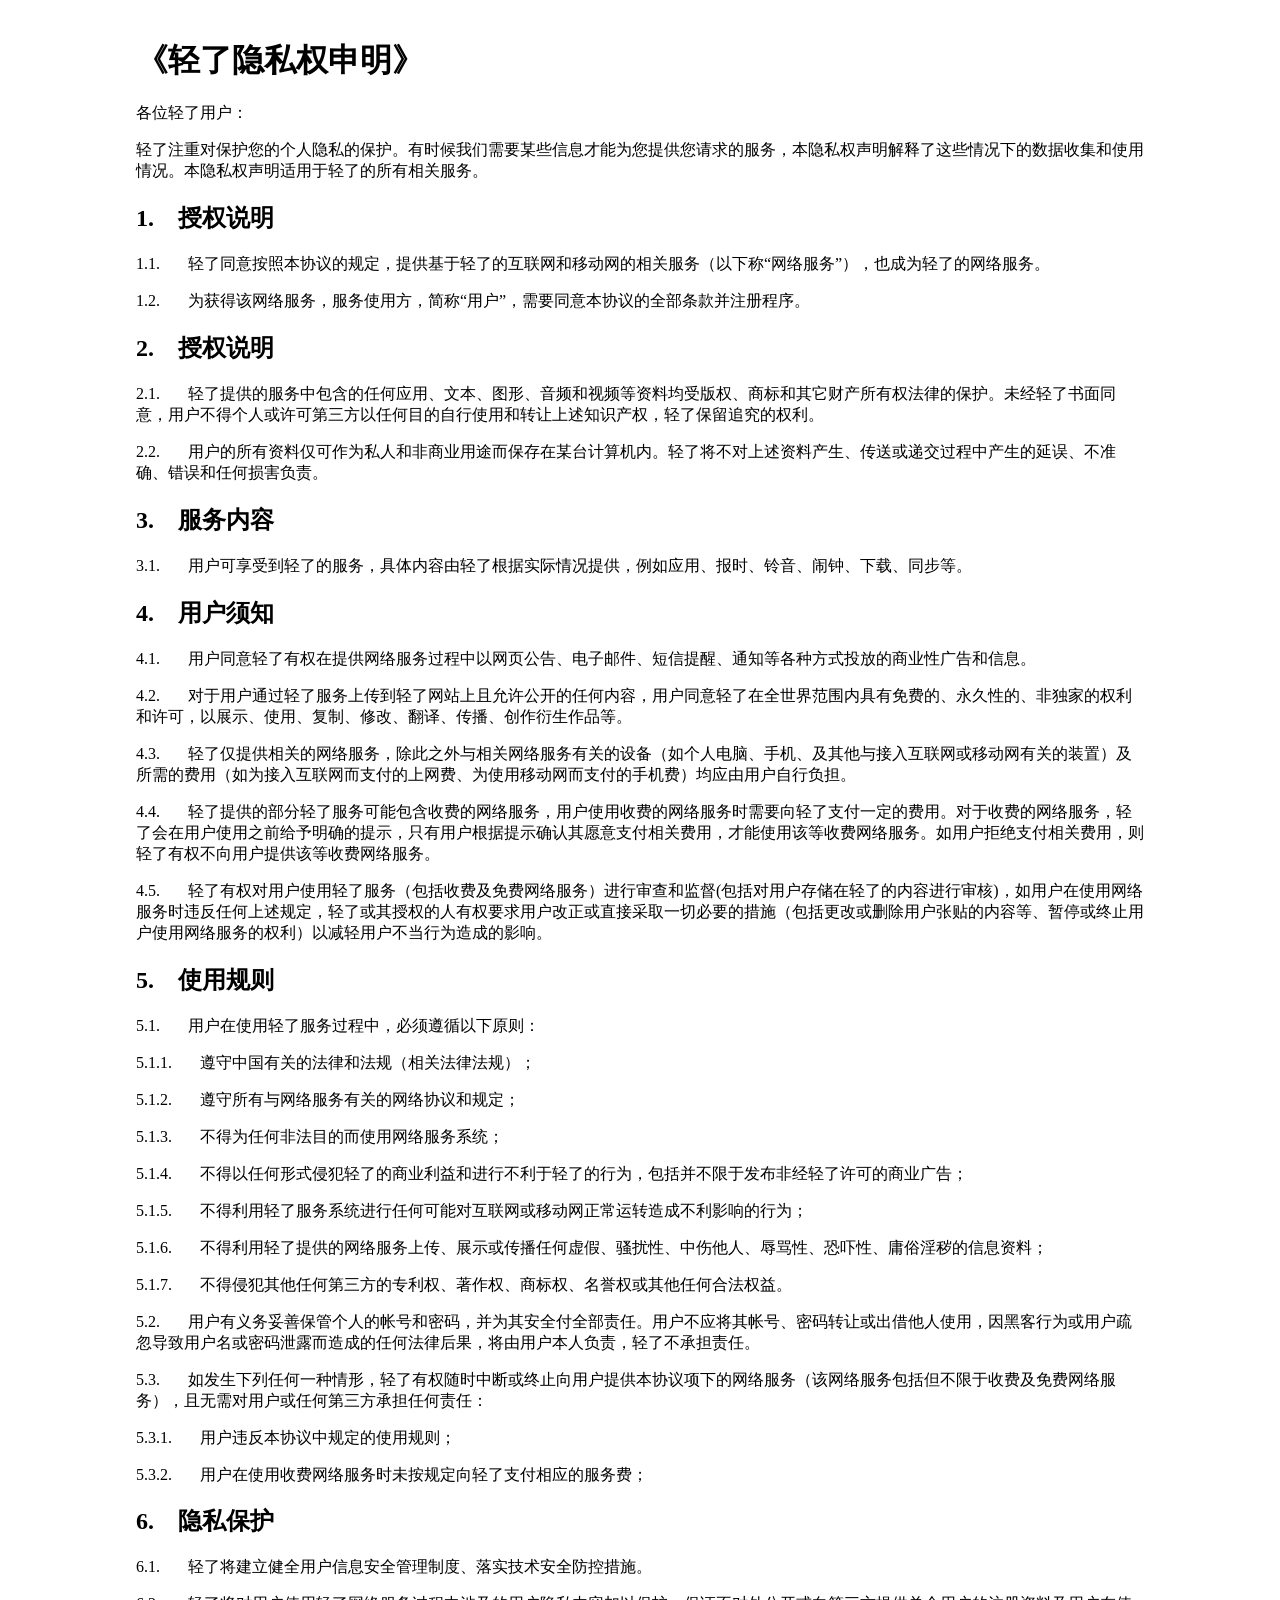
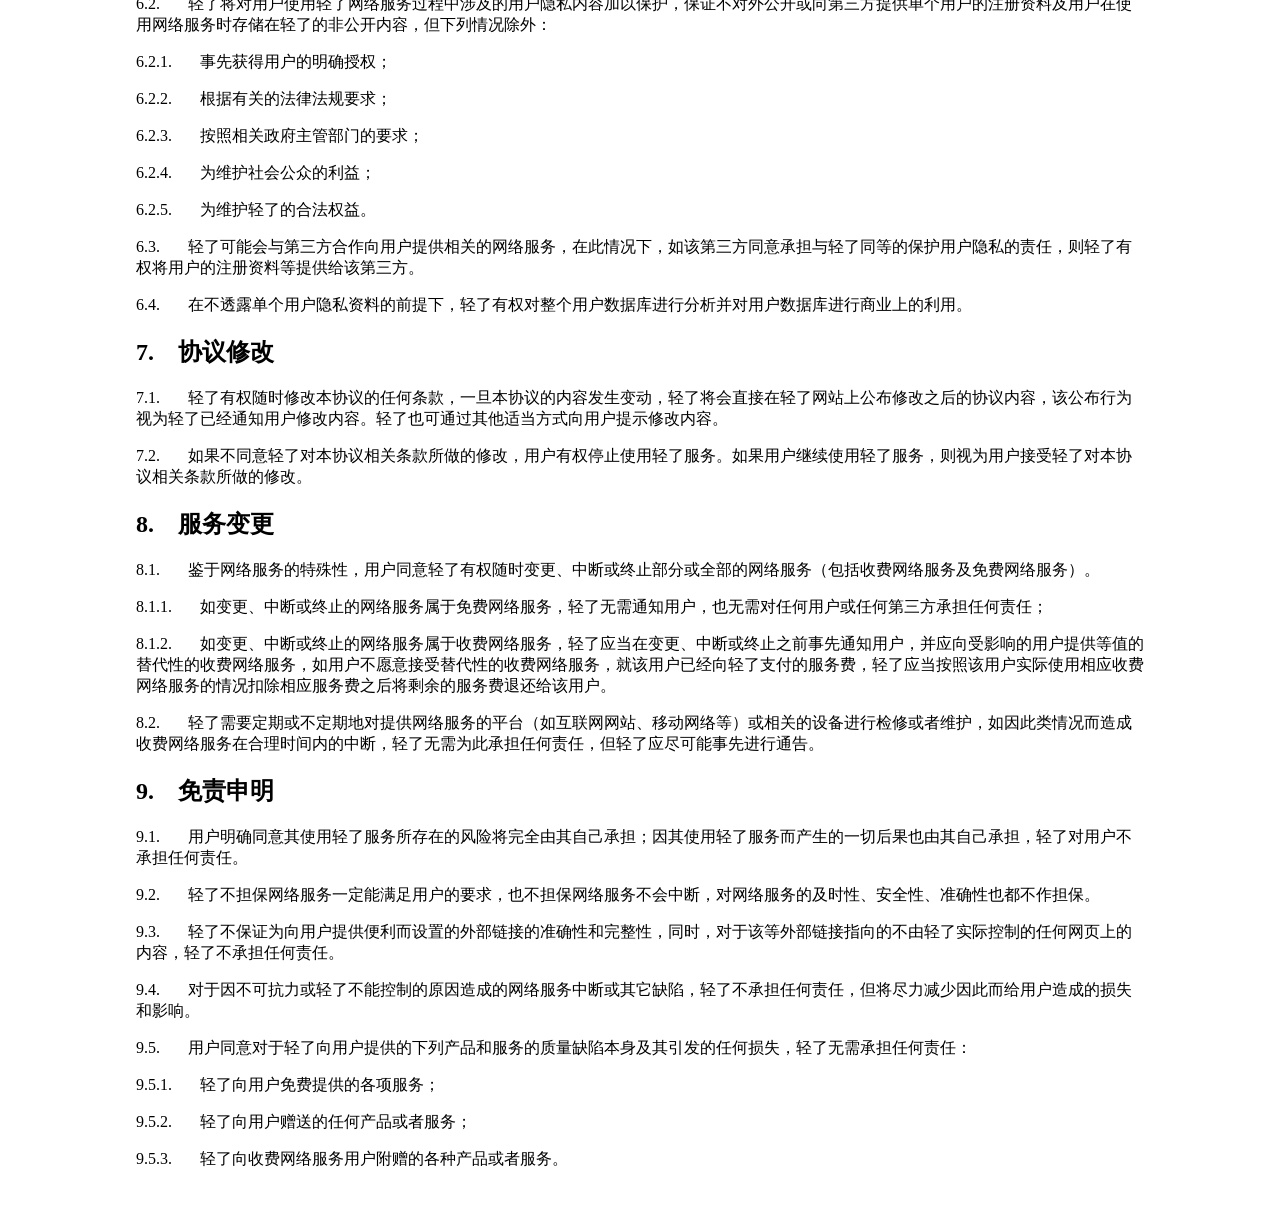
<file: lightagain.html>
<!DOCTYPE html>
<html lang="en">
<head>
    <meta charset="UTF-8">
    <title>轻了隐私权申明</title>
    <link rel="stylesheet" type="text/css" href="http://apps.bdimg.com/libs/todc-bootstrap/3.1.1-3.2.1/todc-bootstrap.min.css">
    <style type="text/css">
    * {
        font-family: "Microsoft Yahei";
    }

    body {
        padding-left: 10%;
        padding-right: 10%;
        padding-top: 10px;
        padding-bottom: 20px;
    }
    </style>
</head>
<body>
    <h1 style="margin-bottom:20px">《轻了隐私权申明》</h1>
    <p>各位轻了用户：</p>
    <p>轻了注重对保护您的个人隐私的保护。有时候我们需要某些信息才能为您提供您请求的服务，本隐私权声明解释了这些情况下的数据收集和使用情况。本隐私权声明适用于轻了的所有相关服务。</p>
    <h2>1.    授权说明</h2>
    <p>1.1.       轻了同意按照本协议的规定，提供基于轻了的互联网和移动网的相关服务（以下称“网络服务”），也成为轻了的网络服务。</p>
    <p>1.2.       为获得该网络服务，服务使用方，简称“用户”，需要同意本协议的全部条款并注册程序。</p>
    <h2>2.    授权说明</h2>
    <p>2.1.       轻了提供的服务中包含的任何应用、文本、图形、音频和视频等资料均受版权、商标和其它财产所有权法律的保护。未经轻了书面同意，用户不得个人或许可第三方以任何目的自行使用和转让上述知识产权，轻了保留追究的权利。</p>
    <p>2.2.       用户的所有资料仅可作为私人和非商业用途而保存在某台计算机内。轻了将不对上述资料产生、传送或递交过程中产生的延误、不准确、错误和任何损害负责。</p>
    <h2>3.    服务内容</h2>
    <p>3.1.       用户可享受到轻了的服务，具体内容由轻了根据实际情况提供，例如应用、报时、铃音、闹钟、下载、同步等。</p>
    <h2>4.    用户须知</h2>
    <p>4.1.       用户同意轻了有权在提供网络服务过程中以网页公告、电子邮件、短信提醒、通知等各种方式投放的商业性广告和信息。</p>
    <p>4.2.       对于用户通过轻了服务上传到轻了网站上且允许公开的任何内容，用户同意轻了在全世界范围内具有免费的、永久性的、非独家的权利和许可，以展示、使用、复制、修改、翻译、传播、创作衍生作品等。</p>
    <p>4.3.       轻了仅提供相关的网络服务，除此之外与相关网络服务有关的设备（如个人电脑、手机、及其他与接入互联网或移动网有关的装置）及所需的费用（如为接入互联网而支付的上网费、为使用移动网而支付的手机费）均应由用户自行负担。</p>
    <p>4.4.       轻了提供的部分轻了服务可能包含收费的网络服务，用户使用收费的网络服务时需要向轻了支付一定的费用。对于收费的网络服务，轻了会在用户使用之前给予明确的提示，只有用户根据提示确认其愿意支付相关费用，才能使用该等收费网络服务。如用户拒绝支付相关费用，则轻了有权不向用户提供该等收费网络服务。</p>
    <p>4.5.       轻了有权对用户使用轻了服务（包括收费及免费网络服务）进行审查和监督(包括对用户存储在轻了的内容进行审核)，如用户在使用网络服务时违反任何上述规定，轻了或其授权的人有权要求用户改正或直接采取一切必要的措施（包括更改或删除用户张贴的内容等、暂停或终止用户使用网络服务的权利）以减轻用户不当行为造成的影响。</p>
    <h2>5.    使用规则</h2>
    <p>5.1.       用户在使用轻了服务过程中，必须遵循以下原则：</p>
    <p>5.1.1.       遵守中国有关的法律和法规（相关法律法规）； </p>
    <p>5.1.2.       遵守所有与网络服务有关的网络协议和规定；</p>
    <p>5.1.3.       不得为任何非法目的而使用网络服务系统；</p>
    <p>5.1.4.       不得以任何形式侵犯轻了的商业利益和进行不利于轻了的行为，包括并不限于发布非经轻了许可的商业广告；</p>
    <p>5.1.5.       不得利用轻了服务系统进行任何可能对互联网或移动网正常运转造成不利影响的行为；</p>
    <p>5.1.6.       不得利用轻了提供的网络服务上传、展示或传播任何虚假、骚扰性、中伤他人、辱骂性、恐吓性、庸俗淫秽的信息资料；</p>
    <p>5.1.7.       不得侵犯其他任何第三方的专利权、著作权、商标权、名誉权或其他任何合法权益。</p>
    <p>5.2.       用户有义务妥善保管个人的帐号和密码，并为其安全付全部责任。用户不应将其帐号、密码转让或出借他人使用，因黑客行为或用户疏忽导致用户名或密码泄露而造成的任何法律后果，将由用户本人负责，轻了不承担责任。</p>
    <p>5.3.       如发生下列任何一种情形，轻了有权随时中断或终止向用户提供本协议项下的网络服务（该网络服务包括但不限于收费及免费网络服务），且无需对用户或任何第三方承担任何责任：</p>
    <p>5.3.1.       用户违反本协议中规定的使用规则；</p>
    <p>5.3.2.       用户在使用收费网络服务时未按规定向轻了支付相应的服务费；</p>
    <h2>6.    隐私保护</h2>
    <p>6.1.       轻了将建立健全用户信息安全管理制度、落实技术安全防控措施。</p>
    <p>6.2.       轻了将对用户使用轻了网络服务过程中涉及的用户隐私内容加以保护，保证不对外公开或向第三方提供单个用户的注册资料及用户在使用网络服务时存储在轻了的非公开内容，但下列情况除外：</p>
    <p>6.2.1.       事先获得用户的明确授权；</p>
    <p>6.2.2.       根据有关的法律法规要求；</p>
    <p>6.2.3.       按照相关政府主管部门的要求；</p>
    <p>6.2.4.       为维护社会公众的利益；</p>
    <p>6.2.5.       为维护轻了的合法权益。</p>
    <p>6.3.       轻了可能会与第三方合作向用户提供相关的网络服务，在此情况下，如该第三方同意承担与轻了同等的保护用户隐私的责任，则轻了有权将用户的注册资料等提供给该第三方。</p>
    <p>6.4.       在不透露单个用户隐私资料的前提下，轻了有权对整个用户数据库进行分析并对用户数据库进行商业上的利用。</p>
    <h2>7.    协议修改</h2>
    <p>7.1.       轻了有权随时修改本协议的任何条款，一旦本协议的内容发生变动，轻了将会直接在轻了网站上公布修改之后的协议内容，该公布行为视为轻了已经通知用户修改内容。轻了也可通过其他适当方式向用户提示修改内容。</p>
    <p>7.2.       如果不同意轻了对本协议相关条款所做的修改，用户有权停止使用轻了服务。如果用户继续使用轻了服务，则视为用户接受轻了对本协议相关条款所做的修改。</p>
    <h2>8.    服务变更</h2>
    <p>8.1.       鉴于网络服务的特殊性，用户同意轻了有权随时变更、中断或终止部分或全部的网络服务（包括收费网络服务及免费网络服务）。</p>
    <p>8.1.1.       如变更、中断或终止的网络服务属于免费网络服务，轻了无需通知用户，也无需对任何用户或任何第三方承担任何责任；</p>
    <p>8.1.2.       如变更、中断或终止的网络服务属于收费网络服务，轻了应当在变更、中断或终止之前事先通知用户，并应向受影响的用户提供等值的替代性的收费网络服务，如用户不愿意接受替代性的收费网络服务，就该用户已经向轻了支付的服务费，轻了应当按照该用户实际使用相应收费网络服务的情况扣除相应服务费之后将剩余的服务费退还给该用户。</p>
    <p>8.2.       轻了需要定期或不定期地对提供网络服务的平台（如互联网网站、移动网络等）或相关的设备进行检修或者维护，如因此类情况而造成收费网络服务在合理时间内的中断，轻了无需为此承担任何责任，但轻了应尽可能事先进行通告。</p>
    <h2>9.    免责申明</h2>
    <p>9.1.       用户明确同意其使用轻了服务所存在的风险将完全由其自己承担；因其使用轻了服务而产生的一切后果也由其自己承担，轻了对用户不承担任何责任。</p>
    <p>9.2.       轻了不担保网络服务一定能满足用户的要求，也不担保网络服务不会中断，对网络服务的及时性、安全性、准确性也都不作担保。</p>
    <p>9.3.       轻了不保证为向用户提供便利而设置的外部链接的准确性和完整性，同时，对于该等外部链接指向的不由轻了实际控制的任何网页上的内容，轻了不承担任何责任。</p>
    <p>9.4.       对于因不可抗力或轻了不能控制的原因造成的网络服务中断或其它缺陷，轻了不承担任何责任，但将尽力减少因此而给用户造成的损失和影响。</p>
    <p>9.5.       用户同意对于轻了向用户提供的下列产品和服务的质量缺陷本身及其引发的任何损失，轻了无需承担任何责任：</p>
    <p>9.5.1.       轻了向用户免费提供的各项服务；</p>
    <p>9.5.2.       轻了向用户赠送的任何产品或者服务；</p>
    <p>9.5.3.       轻了向收费网络服务用户附赠的各种产品或者服务。</p>

</body>
</html>
</file>
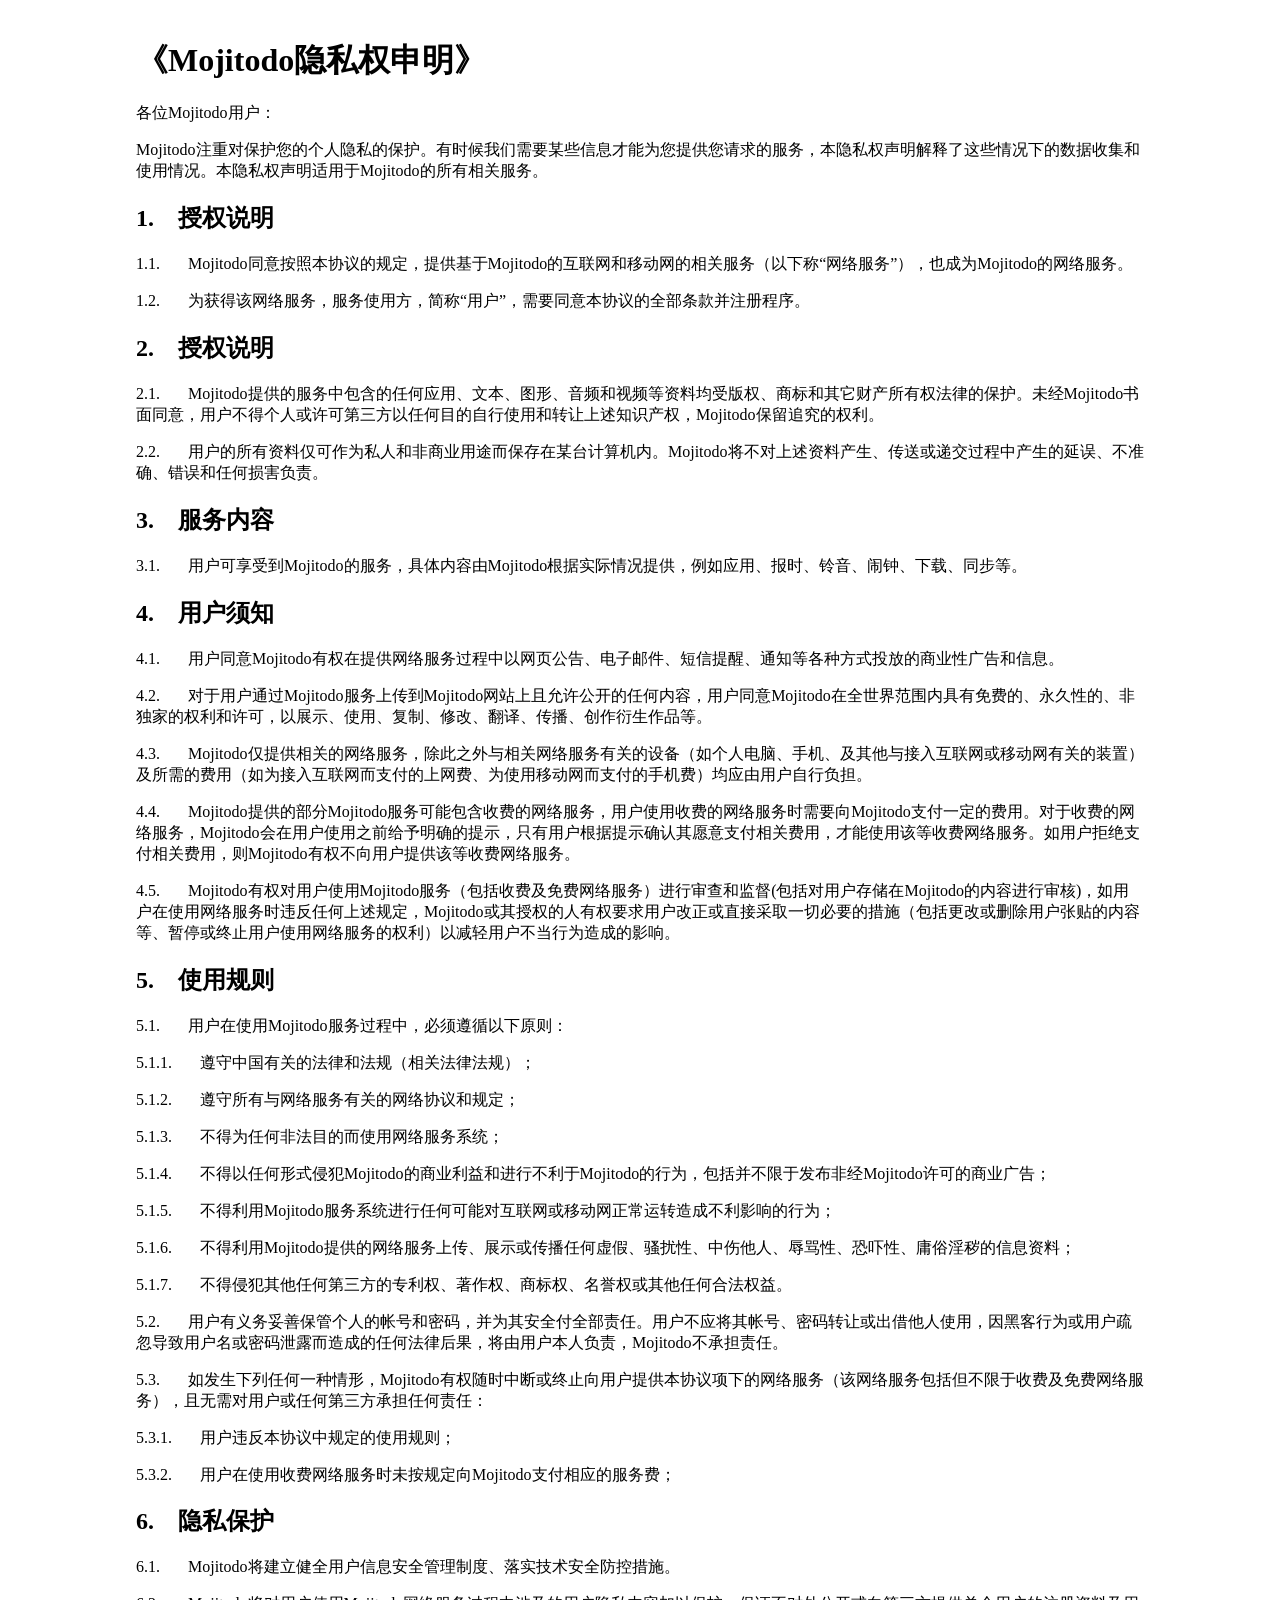
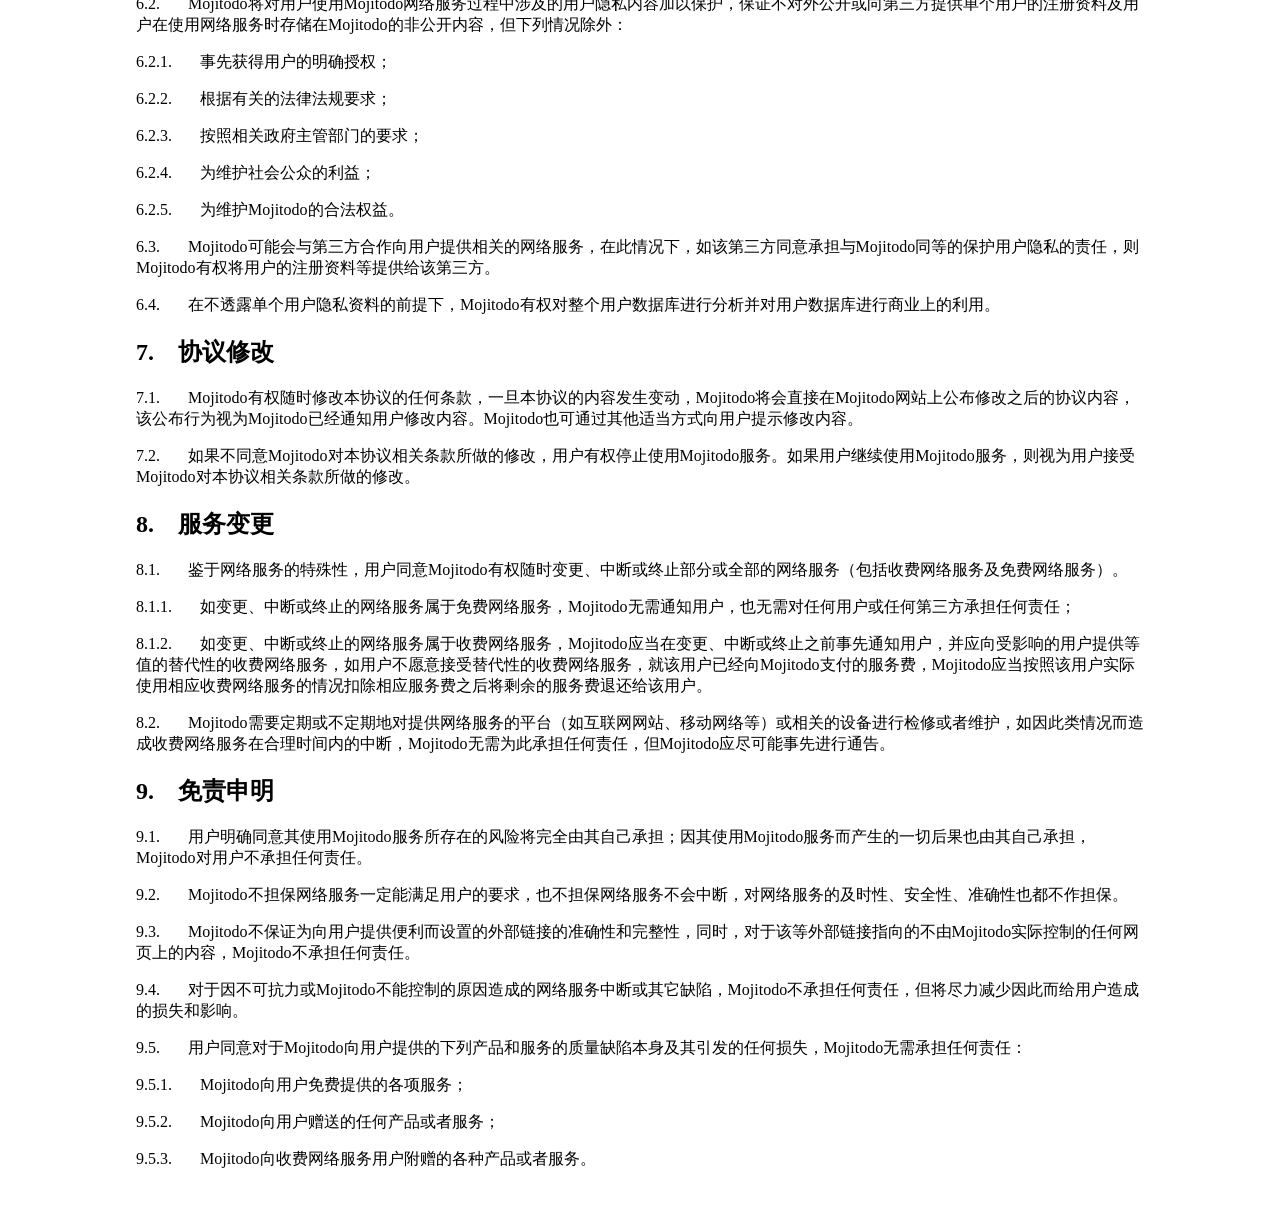
<file: Mojitodo.html>
<!DOCTYPE html>
<html lang="en">
<head>
    <meta charset="UTF-8">
    <title>Mojitodo隐私权申明</title>
    <link rel="stylesheet" type="text/css" href="http://apps.bdimg.com/libs/todc-bootstrap/3.1.1-3.2.1/todc-bootstrap.min.css">
    <style type="text/css">
    * {
        font-family: "Microsoft Yahei";
    }

    body {
        padding-left: 10%;
        padding-right: 10%;
        padding-top: 10px;
        padding-bottom: 20px;
    }
    </style>
</head>
<body>
    <h1 style="margin-bottom:20px">《Mojitodo隐私权申明》</h1>
    <p>各位Mojitodo用户：</p>
    <p>Mojitodo注重对保护您的个人隐私的保护。有时候我们需要某些信息才能为您提供您请求的服务，本隐私权声明解释了这些情况下的数据收集和使用情况。本隐私权声明适用于Mojitodo的所有相关服务。</p>
    <h2>1.    授权说明</h2>
    <p>1.1.       Mojitodo同意按照本协议的规定，提供基于Mojitodo的互联网和移动网的相关服务（以下称“网络服务”），也成为Mojitodo的网络服务。</p>
    <p>1.2.       为获得该网络服务，服务使用方，简称“用户”，需要同意本协议的全部条款并注册程序。</p>
    <h2>2.    授权说明</h2>
    <p>2.1.       Mojitodo提供的服务中包含的任何应用、文本、图形、音频和视频等资料均受版权、商标和其它财产所有权法律的保护。未经Mojitodo书面同意，用户不得个人或许可第三方以任何目的自行使用和转让上述知识产权，Mojitodo保留追究的权利。</p>
    <p>2.2.       用户的所有资料仅可作为私人和非商业用途而保存在某台计算机内。Mojitodo将不对上述资料产生、传送或递交过程中产生的延误、不准确、错误和任何损害负责。</p>
    <h2>3.    服务内容</h2>
    <p>3.1.       用户可享受到Mojitodo的服务，具体内容由Mojitodo根据实际情况提供，例如应用、报时、铃音、闹钟、下载、同步等。</p>
    <h2>4.    用户须知</h2>
    <p>4.1.       用户同意Mojitodo有权在提供网络服务过程中以网页公告、电子邮件、短信提醒、通知等各种方式投放的商业性广告和信息。</p>
    <p>4.2.       对于用户通过Mojitodo服务上传到Mojitodo网站上且允许公开的任何内容，用户同意Mojitodo在全世界范围内具有免费的、永久性的、非独家的权利和许可，以展示、使用、复制、修改、翻译、传播、创作衍生作品等。</p>
    <p>4.3.       Mojitodo仅提供相关的网络服务，除此之外与相关网络服务有关的设备（如个人电脑、手机、及其他与接入互联网或移动网有关的装置）及所需的费用（如为接入互联网而支付的上网费、为使用移动网而支付的手机费）均应由用户自行负担。</p>
    <p>4.4.       Mojitodo提供的部分Mojitodo服务可能包含收费的网络服务，用户使用收费的网络服务时需要向Mojitodo支付一定的费用。对于收费的网络服务，Mojitodo会在用户使用之前给予明确的提示，只有用户根据提示确认其愿意支付相关费用，才能使用该等收费网络服务。如用户拒绝支付相关费用，则Mojitodo有权不向用户提供该等收费网络服务。</p>
    <p>4.5.       Mojitodo有权对用户使用Mojitodo服务（包括收费及免费网络服务）进行审查和监督(包括对用户存储在Mojitodo的内容进行审核)，如用户在使用网络服务时违反任何上述规定，Mojitodo或其授权的人有权要求用户改正或直接采取一切必要的措施（包括更改或删除用户张贴的内容等、暂停或终止用户使用网络服务的权利）以减轻用户不当行为造成的影响。</p>
    <h2>5.    使用规则</h2>
    <p>5.1.       用户在使用Mojitodo服务过程中，必须遵循以下原则：</p>
    <p>5.1.1.       遵守中国有关的法律和法规（相关法律法规）； </p>
    <p>5.1.2.       遵守所有与网络服务有关的网络协议和规定；</p>
    <p>5.1.3.       不得为任何非法目的而使用网络服务系统；</p>
    <p>5.1.4.       不得以任何形式侵犯Mojitodo的商业利益和进行不利于Mojitodo的行为，包括并不限于发布非经Mojitodo许可的商业广告；</p>
    <p>5.1.5.       不得利用Mojitodo服务系统进行任何可能对互联网或移动网正常运转造成不利影响的行为；</p>
    <p>5.1.6.       不得利用Mojitodo提供的网络服务上传、展示或传播任何虚假、骚扰性、中伤他人、辱骂性、恐吓性、庸俗淫秽的信息资料；</p>
    <p>5.1.7.       不得侵犯其他任何第三方的专利权、著作权、商标权、名誉权或其他任何合法权益。</p>
    <p>5.2.       用户有义务妥善保管个人的帐号和密码，并为其安全付全部责任。用户不应将其帐号、密码转让或出借他人使用，因黑客行为或用户疏忽导致用户名或密码泄露而造成的任何法律后果，将由用户本人负责，Mojitodo不承担责任。</p>
    <p>5.3.       如发生下列任何一种情形，Mojitodo有权随时中断或终止向用户提供本协议项下的网络服务（该网络服务包括但不限于收费及免费网络服务），且无需对用户或任何第三方承担任何责任：</p>
    <p>5.3.1.       用户违反本协议中规定的使用规则；</p>
    <p>5.3.2.       用户在使用收费网络服务时未按规定向Mojitodo支付相应的服务费；</p>
    <h2>6.    隐私保护</h2>
    <p>6.1.       Mojitodo将建立健全用户信息安全管理制度、落实技术安全防控措施。</p>
    <p>6.2.       Mojitodo将对用户使用Mojitodo网络服务过程中涉及的用户隐私内容加以保护，保证不对外公开或向第三方提供单个用户的注册资料及用户在使用网络服务时存储在Mojitodo的非公开内容，但下列情况除外：</p>
    <p>6.2.1.       事先获得用户的明确授权；</p>
    <p>6.2.2.       根据有关的法律法规要求；</p>
    <p>6.2.3.       按照相关政府主管部门的要求；</p>
    <p>6.2.4.       为维护社会公众的利益；</p>
    <p>6.2.5.       为维护Mojitodo的合法权益。</p>
    <p>6.3.       Mojitodo可能会与第三方合作向用户提供相关的网络服务，在此情况下，如该第三方同意承担与Mojitodo同等的保护用户隐私的责任，则Mojitodo有权将用户的注册资料等提供给该第三方。</p>
    <p>6.4.       在不透露单个用户隐私资料的前提下，Mojitodo有权对整个用户数据库进行分析并对用户数据库进行商业上的利用。</p>
    <h2>7.    协议修改</h2>
    <p>7.1.       Mojitodo有权随时修改本协议的任何条款，一旦本协议的内容发生变动，Mojitodo将会直接在Mojitodo网站上公布修改之后的协议内容，该公布行为视为Mojitodo已经通知用户修改内容。Mojitodo也可通过其他适当方式向用户提示修改内容。</p>
    <p>7.2.       如果不同意Mojitodo对本协议相关条款所做的修改，用户有权停止使用Mojitodo服务。如果用户继续使用Mojitodo服务，则视为用户接受Mojitodo对本协议相关条款所做的修改。</p>
    <h2>8.    服务变更</h2>
    <p>8.1.       鉴于网络服务的特殊性，用户同意Mojitodo有权随时变更、中断或终止部分或全部的网络服务（包括收费网络服务及免费网络服务）。</p>
    <p>8.1.1.       如变更、中断或终止的网络服务属于免费网络服务，Mojitodo无需通知用户，也无需对任何用户或任何第三方承担任何责任；</p>
    <p>8.1.2.       如变更、中断或终止的网络服务属于收费网络服务，Mojitodo应当在变更、中断或终止之前事先通知用户，并应向受影响的用户提供等值的替代性的收费网络服务，如用户不愿意接受替代性的收费网络服务，就该用户已经向Mojitodo支付的服务费，Mojitodo应当按照该用户实际使用相应收费网络服务的情况扣除相应服务费之后将剩余的服务费退还给该用户。</p>
    <p>8.2.       Mojitodo需要定期或不定期地对提供网络服务的平台（如互联网网站、移动网络等）或相关的设备进行检修或者维护，如因此类情况而造成收费网络服务在合理时间内的中断，Mojitodo无需为此承担任何责任，但Mojitodo应尽可能事先进行通告。</p>
    <h2>9.    免责申明</h2>
    <p>9.1.       用户明确同意其使用Mojitodo服务所存在的风险将完全由其自己承担；因其使用Mojitodo服务而产生的一切后果也由其自己承担，Mojitodo对用户不承担任何责任。</p>
    <p>9.2.       Mojitodo不担保网络服务一定能满足用户的要求，也不担保网络服务不会中断，对网络服务的及时性、安全性、准确性也都不作担保。</p>
    <p>9.3.       Mojitodo不保证为向用户提供便利而设置的外部链接的准确性和完整性，同时，对于该等外部链接指向的不由Mojitodo实际控制的任何网页上的内容，Mojitodo不承担任何责任。</p>
    <p>9.4.       对于因不可抗力或Mojitodo不能控制的原因造成的网络服务中断或其它缺陷，Mojitodo不承担任何责任，但将尽力减少因此而给用户造成的损失和影响。</p>
    <p>9.5.       用户同意对于Mojitodo向用户提供的下列产品和服务的质量缺陷本身及其引发的任何损失，Mojitodo无需承担任何责任：</p>
    <p>9.5.1.       Mojitodo向用户免费提供的各项服务；</p>
    <p>9.5.2.       Mojitodo向用户赠送的任何产品或者服务；</p>
    <p>9.5.3.       Mojitodo向收费网络服务用户附赠的各种产品或者服务。</p>

</body>
</html>
</file>
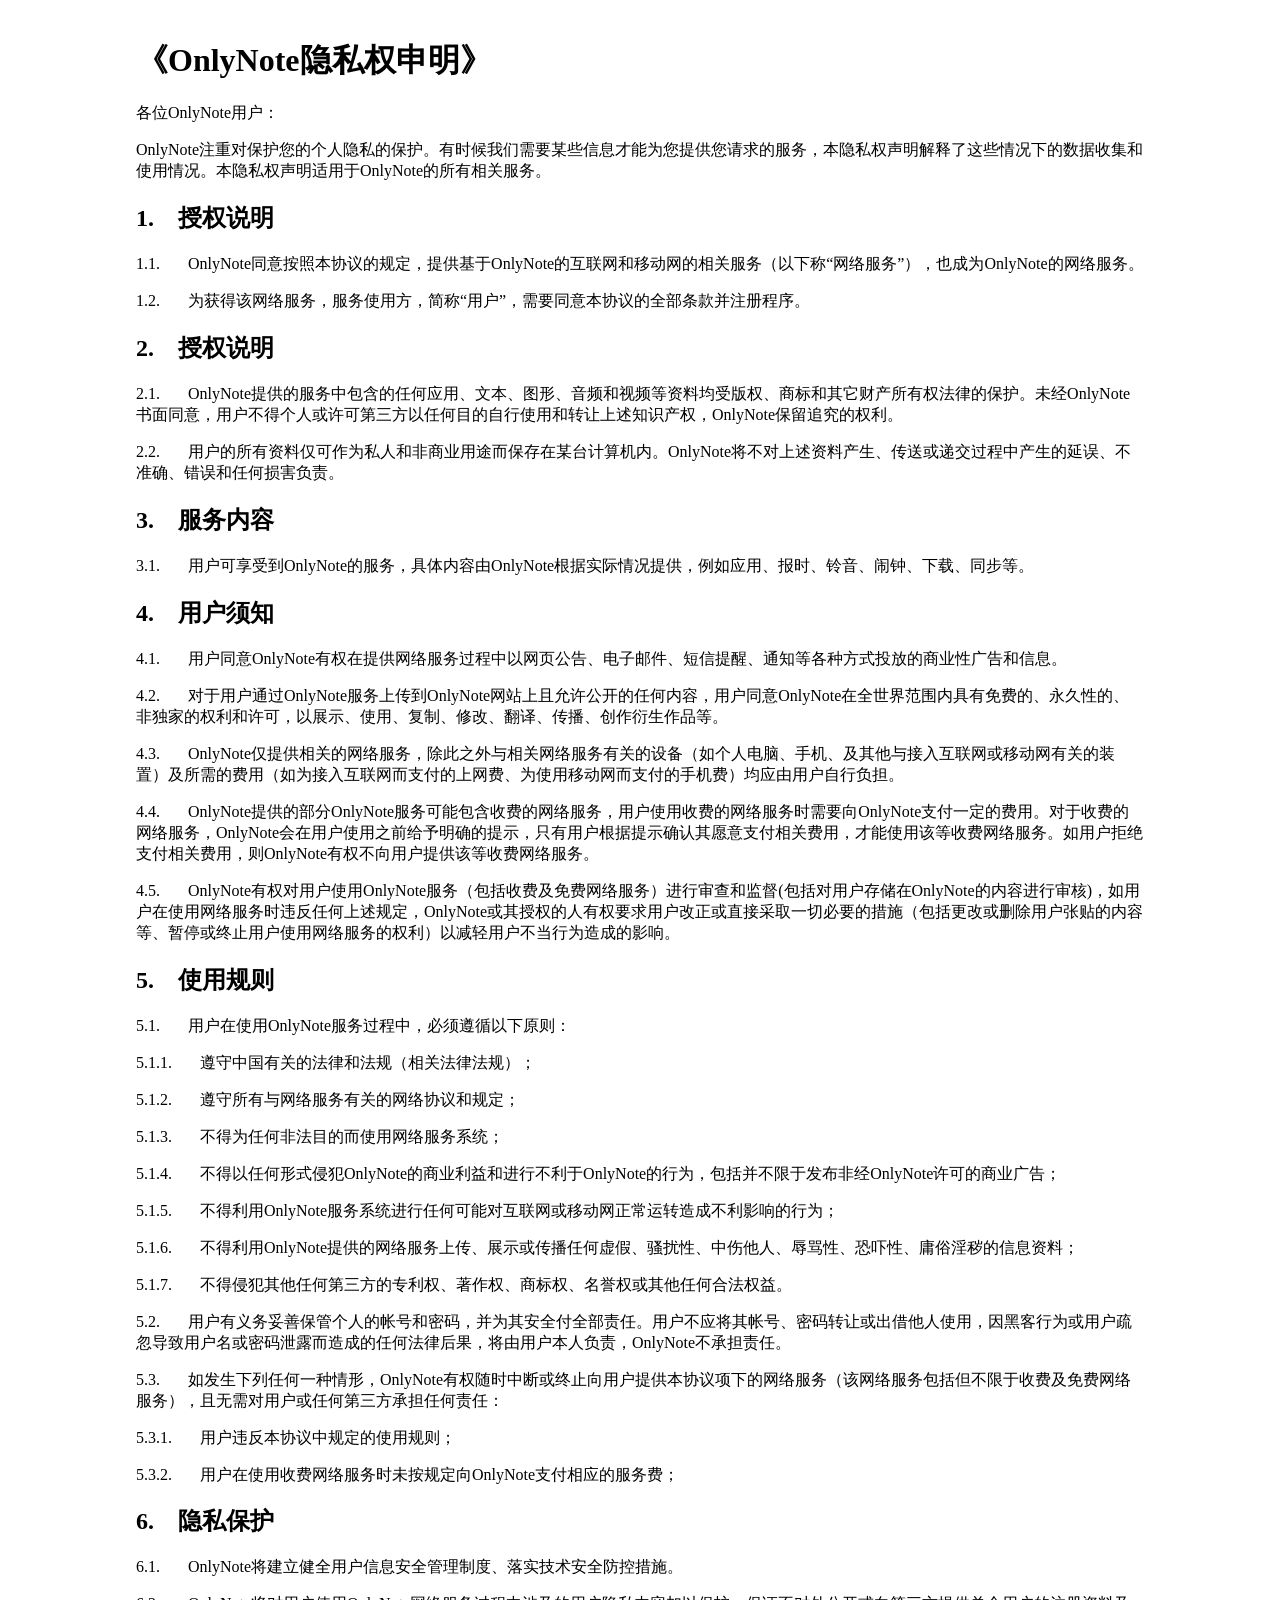
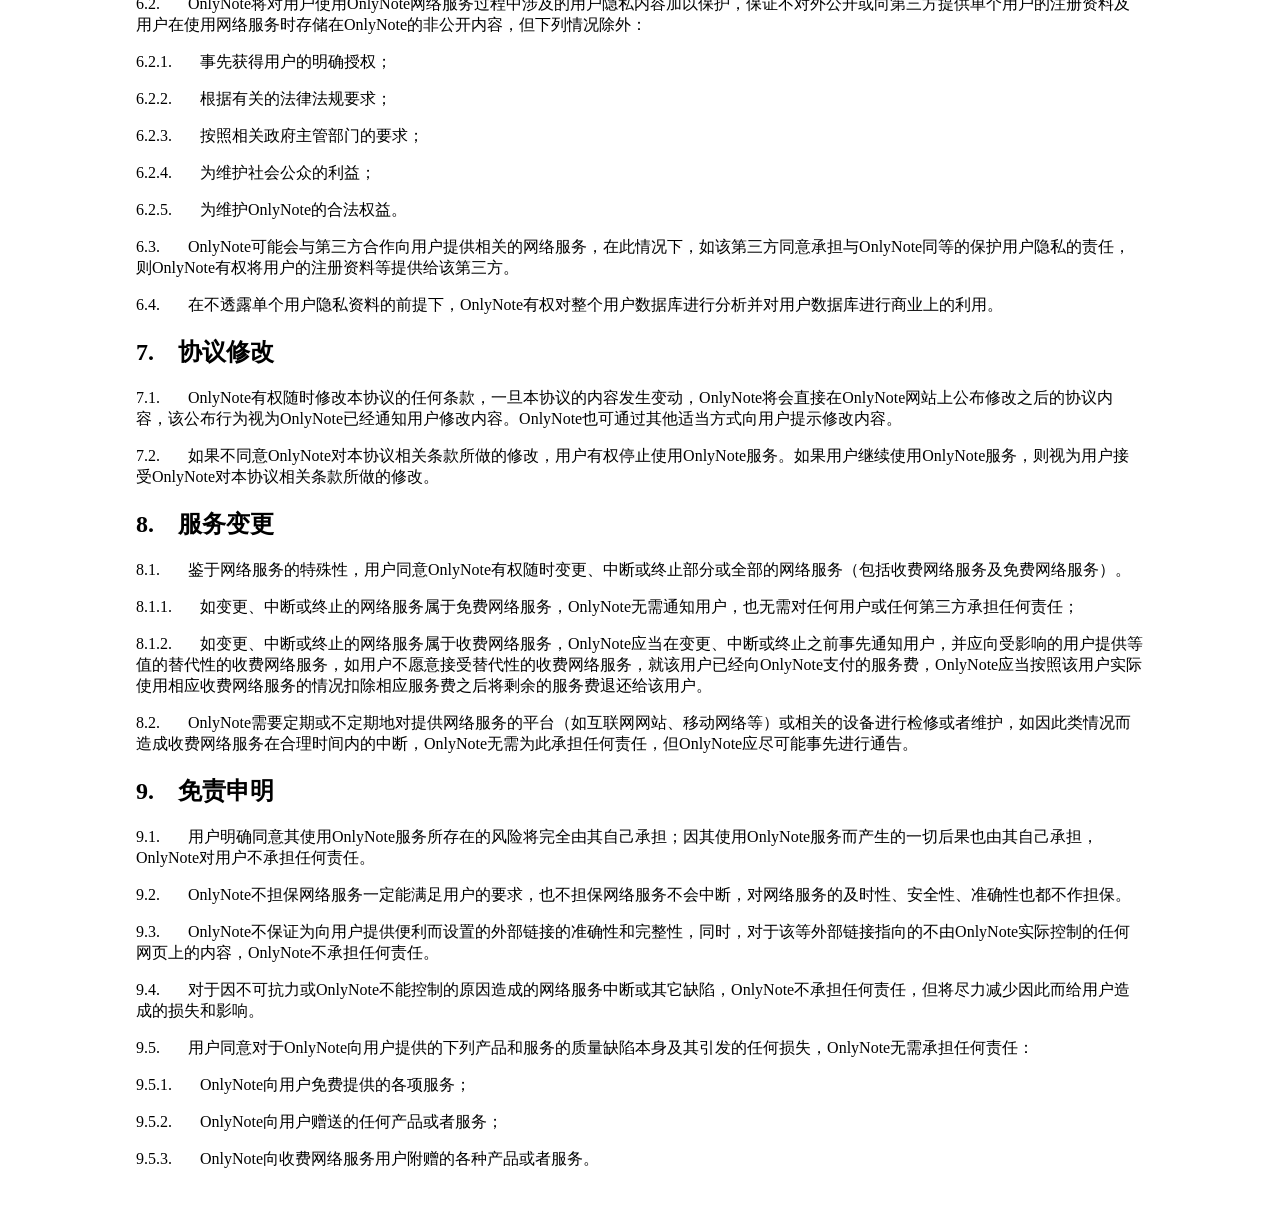
<file: onlynote.html>
<!DOCTYPE html>
<html lang="en">
<head>
    <meta charset="UTF-8">
    <title>OnlyNote隐私权申明</title>
    <link rel="stylesheet" type="text/css" href="http://apps.bdimg.com/libs/todc-bootstrap/3.1.1-3.2.1/todc-bootstrap.min.css">
    <style type="text/css">
    * {
        font-family: "Microsoft Yahei";
    }

    body {
        padding-left: 10%;
        padding-right: 10%;
        padding-top: 10px;
        padding-bottom: 20px;
    }
    </style>
</head>
<body>
    <h1 style="margin-bottom:20px">《OnlyNote隐私权申明》</h1>
    <p>各位OnlyNote用户：</p>
    <p>OnlyNote注重对保护您的个人隐私的保护。有时候我们需要某些信息才能为您提供您请求的服务，本隐私权声明解释了这些情况下的数据收集和使用情况。本隐私权声明适用于OnlyNote的所有相关服务。</p>
    <h2>1.    授权说明</h2>
    <p>1.1.       OnlyNote同意按照本协议的规定，提供基于OnlyNote的互联网和移动网的相关服务（以下称“网络服务”），也成为OnlyNote的网络服务。</p>
    <p>1.2.       为获得该网络服务，服务使用方，简称“用户”，需要同意本协议的全部条款并注册程序。</p>
    <h2>2.    授权说明</h2>
    <p>2.1.       OnlyNote提供的服务中包含的任何应用、文本、图形、音频和视频等资料均受版权、商标和其它财产所有权法律的保护。未经OnlyNote书面同意，用户不得个人或许可第三方以任何目的自行使用和转让上述知识产权，OnlyNote保留追究的权利。</p>
    <p>2.2.       用户的所有资料仅可作为私人和非商业用途而保存在某台计算机内。OnlyNote将不对上述资料产生、传送或递交过程中产生的延误、不准确、错误和任何损害负责。</p>
    <h2>3.    服务内容</h2>
    <p>3.1.       用户可享受到OnlyNote的服务，具体内容由OnlyNote根据实际情况提供，例如应用、报时、铃音、闹钟、下载、同步等。</p>
    <h2>4.    用户须知</h2>
    <p>4.1.       用户同意OnlyNote有权在提供网络服务过程中以网页公告、电子邮件、短信提醒、通知等各种方式投放的商业性广告和信息。</p>
    <p>4.2.       对于用户通过OnlyNote服务上传到OnlyNote网站上且允许公开的任何内容，用户同意OnlyNote在全世界范围内具有免费的、永久性的、非独家的权利和许可，以展示、使用、复制、修改、翻译、传播、创作衍生作品等。</p>
    <p>4.3.       OnlyNote仅提供相关的网络服务，除此之外与相关网络服务有关的设备（如个人电脑、手机、及其他与接入互联网或移动网有关的装置）及所需的费用（如为接入互联网而支付的上网费、为使用移动网而支付的手机费）均应由用户自行负担。</p>
    <p>4.4.       OnlyNote提供的部分OnlyNote服务可能包含收费的网络服务，用户使用收费的网络服务时需要向OnlyNote支付一定的费用。对于收费的网络服务，OnlyNote会在用户使用之前给予明确的提示，只有用户根据提示确认其愿意支付相关费用，才能使用该等收费网络服务。如用户拒绝支付相关费用，则OnlyNote有权不向用户提供该等收费网络服务。</p>
    <p>4.5.       OnlyNote有权对用户使用OnlyNote服务（包括收费及免费网络服务）进行审查和监督(包括对用户存储在OnlyNote的内容进行审核)，如用户在使用网络服务时违反任何上述规定，OnlyNote或其授权的人有权要求用户改正或直接采取一切必要的措施（包括更改或删除用户张贴的内容等、暂停或终止用户使用网络服务的权利）以减轻用户不当行为造成的影响。</p>
    <h2>5.    使用规则</h2>
    <p>5.1.       用户在使用OnlyNote服务过程中，必须遵循以下原则：</p>
    <p>5.1.1.       遵守中国有关的法律和法规（相关法律法规）； </p>
    <p>5.1.2.       遵守所有与网络服务有关的网络协议和规定；</p>
    <p>5.1.3.       不得为任何非法目的而使用网络服务系统；</p>
    <p>5.1.4.       不得以任何形式侵犯OnlyNote的商业利益和进行不利于OnlyNote的行为，包括并不限于发布非经OnlyNote许可的商业广告；</p>
    <p>5.1.5.       不得利用OnlyNote服务系统进行任何可能对互联网或移动网正常运转造成不利影响的行为；</p>
    <p>5.1.6.       不得利用OnlyNote提供的网络服务上传、展示或传播任何虚假、骚扰性、中伤他人、辱骂性、恐吓性、庸俗淫秽的信息资料；</p>
    <p>5.1.7.       不得侵犯其他任何第三方的专利权、著作权、商标权、名誉权或其他任何合法权益。</p>
    <p>5.2.       用户有义务妥善保管个人的帐号和密码，并为其安全付全部责任。用户不应将其帐号、密码转让或出借他人使用，因黑客行为或用户疏忽导致用户名或密码泄露而造成的任何法律后果，将由用户本人负责，OnlyNote不承担责任。</p>
    <p>5.3.       如发生下列任何一种情形，OnlyNote有权随时中断或终止向用户提供本协议项下的网络服务（该网络服务包括但不限于收费及免费网络服务），且无需对用户或任何第三方承担任何责任：</p>
    <p>5.3.1.       用户违反本协议中规定的使用规则；</p>
    <p>5.3.2.       用户在使用收费网络服务时未按规定向OnlyNote支付相应的服务费；</p>
    <h2>6.    隐私保护</h2>
    <p>6.1.       OnlyNote将建立健全用户信息安全管理制度、落实技术安全防控措施。</p>
    <p>6.2.       OnlyNote将对用户使用OnlyNote网络服务过程中涉及的用户隐私内容加以保护，保证不对外公开或向第三方提供单个用户的注册资料及用户在使用网络服务时存储在OnlyNote的非公开内容，但下列情况除外：</p>
    <p>6.2.1.       事先获得用户的明确授权；</p>
    <p>6.2.2.       根据有关的法律法规要求；</p>
    <p>6.2.3.       按照相关政府主管部门的要求；</p>
    <p>6.2.4.       为维护社会公众的利益；</p>
    <p>6.2.5.       为维护OnlyNote的合法权益。</p>
    <p>6.3.       OnlyNote可能会与第三方合作向用户提供相关的网络服务，在此情况下，如该第三方同意承担与OnlyNote同等的保护用户隐私的责任，则OnlyNote有权将用户的注册资料等提供给该第三方。</p>
    <p>6.4.       在不透露单个用户隐私资料的前提下，OnlyNote有权对整个用户数据库进行分析并对用户数据库进行商业上的利用。</p>
    <h2>7.    协议修改</h2>
    <p>7.1.       OnlyNote有权随时修改本协议的任何条款，一旦本协议的内容发生变动，OnlyNote将会直接在OnlyNote网站上公布修改之后的协议内容，该公布行为视为OnlyNote已经通知用户修改内容。OnlyNote也可通过其他适当方式向用户提示修改内容。</p>
    <p>7.2.       如果不同意OnlyNote对本协议相关条款所做的修改，用户有权停止使用OnlyNote服务。如果用户继续使用OnlyNote服务，则视为用户接受OnlyNote对本协议相关条款所做的修改。</p>
    <h2>8.    服务变更</h2>
    <p>8.1.       鉴于网络服务的特殊性，用户同意OnlyNote有权随时变更、中断或终止部分或全部的网络服务（包括收费网络服务及免费网络服务）。</p>
    <p>8.1.1.       如变更、中断或终止的网络服务属于免费网络服务，OnlyNote无需通知用户，也无需对任何用户或任何第三方承担任何责任；</p>
    <p>8.1.2.       如变更、中断或终止的网络服务属于收费网络服务，OnlyNote应当在变更、中断或终止之前事先通知用户，并应向受影响的用户提供等值的替代性的收费网络服务，如用户不愿意接受替代性的收费网络服务，就该用户已经向OnlyNote支付的服务费，OnlyNote应当按照该用户实际使用相应收费网络服务的情况扣除相应服务费之后将剩余的服务费退还给该用户。</p>
    <p>8.2.       OnlyNote需要定期或不定期地对提供网络服务的平台（如互联网网站、移动网络等）或相关的设备进行检修或者维护，如因此类情况而造成收费网络服务在合理时间内的中断，OnlyNote无需为此承担任何责任，但OnlyNote应尽可能事先进行通告。</p>
    <h2>9.    免责申明</h2>
    <p>9.1.       用户明确同意其使用OnlyNote服务所存在的风险将完全由其自己承担；因其使用OnlyNote服务而产生的一切后果也由其自己承担，OnlyNote对用户不承担任何责任。</p>
    <p>9.2.       OnlyNote不担保网络服务一定能满足用户的要求，也不担保网络服务不会中断，对网络服务的及时性、安全性、准确性也都不作担保。</p>
    <p>9.3.       OnlyNote不保证为向用户提供便利而设置的外部链接的准确性和完整性，同时，对于该等外部链接指向的不由OnlyNote实际控制的任何网页上的内容，OnlyNote不承担任何责任。</p>
    <p>9.4.       对于因不可抗力或OnlyNote不能控制的原因造成的网络服务中断或其它缺陷，OnlyNote不承担任何责任，但将尽力减少因此而给用户造成的损失和影响。</p>
    <p>9.5.       用户同意对于OnlyNote向用户提供的下列产品和服务的质量缺陷本身及其引发的任何损失，OnlyNote无需承担任何责任：</p>
    <p>9.5.1.       OnlyNote向用户免费提供的各项服务；</p>
    <p>9.5.2.       OnlyNote向用户赠送的任何产品或者服务；</p>
    <p>9.5.3.       OnlyNote向收费网络服务用户附赠的各种产品或者服务。</p>

</body>
</html>
</file>
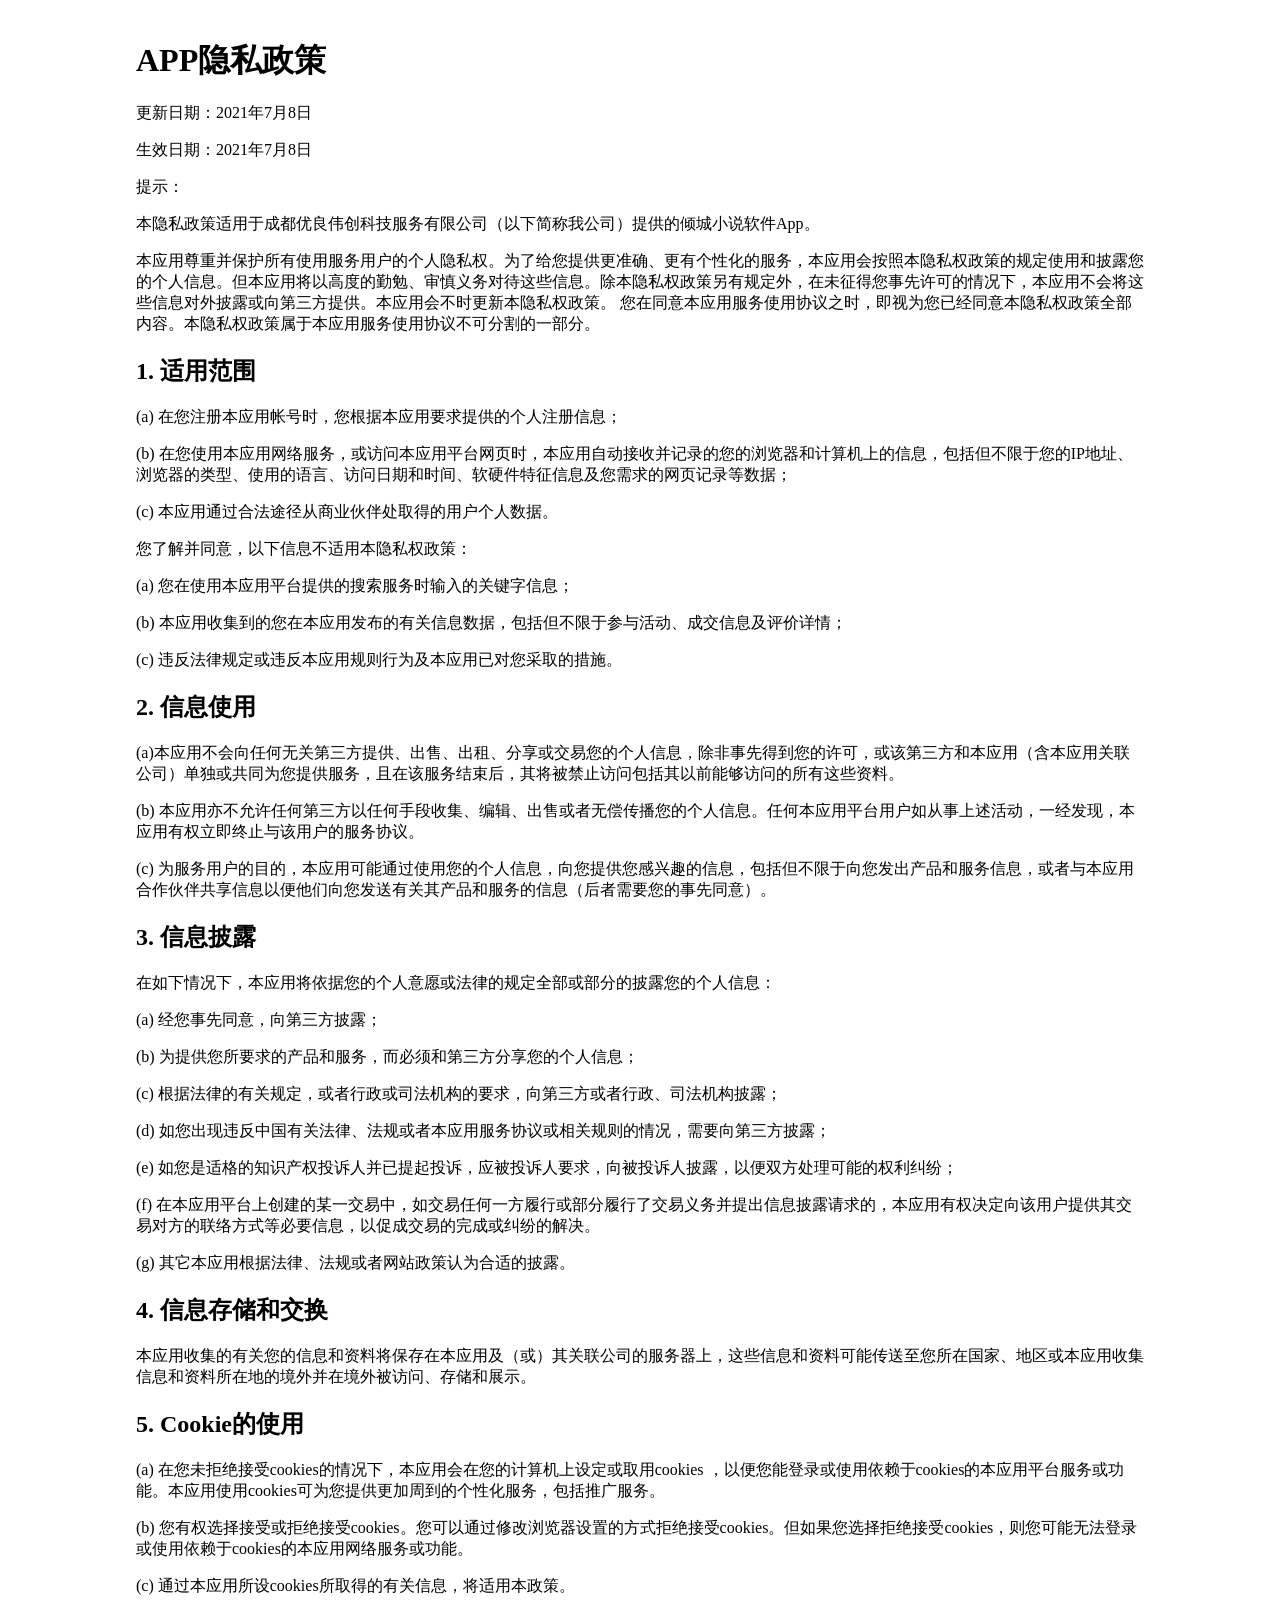
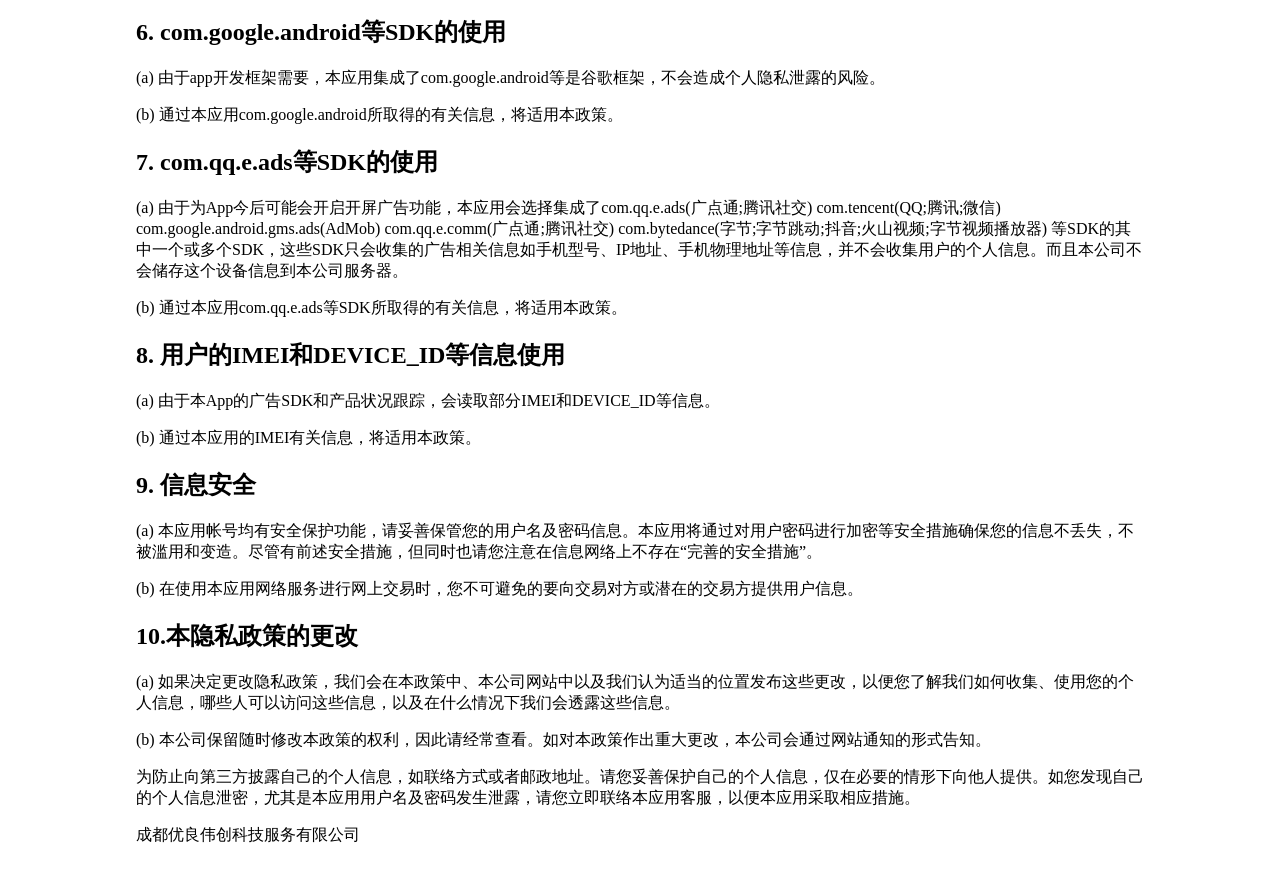
<file: qcxsyszc.html>
<!DOCTYPE html>
<html lang="en">
<head>
    <meta charset="UTF-8">
    <title>APP隐私政策</title>
    <link rel="stylesheet" type="text/css" href="http://apps.bdimg.com/libs/todc-bootstrap/3.1.1-3.2.1/todc-bootstrap.min.css">
    <style type="text/css">
    *{font-family: "Microsoft Yahei";}
    body{padding-left: 10%; padding-right: 10%; padding-top: 10px; padding-bottom: 20px;}
    </style>
</head>
<body>
    <h1 style="margin-bottom:20px">APP隐私政策</h1>

    <p>更新日期：2021年7月8日</p>
    <p>生效日期：2021年7月8日</p>

    <p>提示：</p>
    <p>本隐私政策适用于成都优良伟创科技服务有限公司（以下简称我公司）提供的倾城小说软件App。</p>
    <p>本应用尊重并保护所有使用服务用户的个人隐私权。为了给您提供更准确、更有个性化的服务，本应用会按照本隐私权政策的规定使用和披露您的个人信息。但本应用将以高度的勤勉、审慎义务对待这些信息。除本隐私权政策另有规定外，在未征得您事先许可的情况下，本应用不会将这些信息对外披露或向第三方提供。本应用会不时更新本隐私权政策。 您在同意本应用服务使用协议之时，即视为您已经同意本隐私权政策全部内容。本隐私权政策属于本应用服务使用协议不可分割的一部分。</p>
    
    <h2>1. 适用范围</h2>
    <p>(a) 在您注册本应用帐号时，您根据本应用要求提供的个人注册信息；</p>
    <p>(b) 在您使用本应用网络服务，或访问本应用平台网页时，本应用自动接收并记录的您的浏览器和计算机上的信息，包括但不限于您的IP地址、浏览器的类型、使用的语言、访问日期和时间、软硬件特征信息及您需求的网页记录等数据；</p>
    <p>(c) 本应用通过合法途径从商业伙伴处取得的用户个人数据。<p>

    <p>您了解并同意，以下信息不适用本隐私权政策：<p>
    <p>(a) 您在使用本应用平台提供的搜索服务时输入的关键字信息；<p>
    <p>(b) 本应用收集到的您在本应用发布的有关信息数据，包括但不限于参与活动、成交信息及评价详情；<p>
    <p>(c) 违反法律规定或违反本应用规则行为及本应用已对您采取的措施。<p>

    <h2>2. 信息使用</h2>
    <p>(a)本应用不会向任何无关第三方提供、出售、出租、分享或交易您的个人信息，除非事先得到您的许可，或该第三方和本应用（含本应用关联公司）单独或共同为您提供服务，且在该服务结束后，其将被禁止访问包括其以前能够访问的所有这些资料。<p>
    <p>(b) 本应用亦不允许任何第三方以任何手段收集、编辑、出售或者无偿传播您的个人信息。任何本应用平台用户如从事上述活动，一经发现，本应用有权立即终止与该用户的服务协议。<p>
    <p>(c) 为服务用户的目的，本应用可能通过使用您的个人信息，向您提供您感兴趣的信息，包括但不限于向您发出产品和服务信息，或者与本应用合作伙伴共享信息以便他们向您发送有关其产品和服务的信息（后者需要您的事先同意）。<p>

    <h2>3. 信息披露</h2>
    <p>在如下情况下，本应用将依据您的个人意愿或法律的规定全部或部分的披露您的个人信息：<p>
    <p>(a) 经您事先同意，向第三方披露；<p>
    <p>(b) 为提供您所要求的产品和服务，而必须和第三方分享您的个人信息；<p>
    <p>(c) 根据法律的有关规定，或者行政或司法机构的要求，向第三方或者行政、司法机构披露；<p>
    <p>(d) 如您出现违反中国有关法律、法规或者本应用服务协议或相关规则的情况，需要向第三方披露；<p>
    <p>(e) 如您是适格的知识产权投诉人并已提起投诉，应被投诉人要求，向被投诉人披露，以便双方处理可能的权利纠纷；<p>
    <p>(f) 在本应用平台上创建的某一交易中，如交易任何一方履行或部分履行了交易义务并提出信息披露请求的，本应用有权决定向该用户提供其交易对方的联络方式等必要信息，以促成交易的完成或纠纷的解决。<p>
    <p>(g) 其它本应用根据法律、法规或者网站政策认为合适的披露。<p>

    <h2>4. 信息存储和交换</h2>
    <p>本应用收集的有关您的信息和资料将保存在本应用及（或）其关联公司的服务器上，这些信息和资料可能传送至您所在国家、地区或本应用收集信息和资料所在地的境外并在境外被访问、存储和展示。</p>
    
    <h2>5. Cookie的使用</h2>
    <p>(a) 在您未拒绝接受cookies的情况下，本应用会在您的计算机上设定或取用cookies ，以便您能登录或使用依赖于cookies的本应用平台服务或功能。本应用使用cookies可为您提供更加周到的个性化服务，包括推广服务。<p>
    <p>(b) 您有权选择接受或拒绝接受cookies。您可以通过修改浏览器设置的方式拒绝接受cookies。但如果您选择拒绝接受cookies，则您可能无法登录或使用依赖于cookies的本应用网络服务或功能。<p>
    <p>(c) 通过本应用所设cookies所取得的有关信息，将适用本政策。<p>

    <h2>6. com.google.android等SDK的使用</h2>
    <p>(a) 由于app开发框架需要，本应用集成了com.google.android等是谷歌框架，不会造成个人隐私泄露的风险。<p>
    <p>(b) 通过本应用com.google.android所取得的有关信息，将适用本政策。<p>  
        
    <h2>7. com.qq.e.ads等SDK的使用</h2>
    <p>(a) 由于为App今后可能会开启开屏广告功能，本应用会选择集成了com.qq.e.ads(广点通;腾讯社交) com.tencent(QQ;腾讯;微信) com.google.android.gms.ads(AdMob) com.qq.e.comm(广点通;腾讯社交) com.bytedance(字节;字节跳动;抖音;火山视频;字节视频播放器) 等SDK的其中一个或多个SDK，这些SDK只会收集的广告相关信息如手机型号、IP地址、手机物理地址等信息，并不会收集用户的个人信息。而且本公司不会储存这个设备信息到本公司服务器。<p>
    <p>(b) 通过本应用com.qq.e.ads等SDK所取得的有关信息，将适用本政策。<p> 

    <h2>8. 用户的IMEI和DEVICE_ID等信息使用</h2>
    <p>(a) 由于本App的广告SDK和产品状况跟踪，会读取部分IMEI和DEVICE_ID等信息。<p>
    <p>(b) 通过本应用的IMEI有关信息，将适用本政策。<p>         
    
    <h2>9. 信息安全</h2>
    <p>(a) 本应用帐号均有安全保护功能，请妥善保管您的用户名及密码信息。本应用将通过对用户密码进行加密等安全措施确保您的信息不丢失，不被滥用和变造。尽管有前述安全措施，但同时也请您注意在信息网络上不存在“完善的安全措施”。<p>
    <p>(b) 在使用本应用网络服务进行网上交易时，您不可避免的要向交易对方或潜在的交易方提供用户信息。<p>

    <h2>10.本隐私政策的更改</h2>
    <p>(a) 如果决定更改隐私政策，我们会在本政策中、本公司网站中以及我们认为适当的位置发布这些更改，以便您了解我们如何收集、使用您的个人信息，哪些人可以访问这些信息，以及在什么情况下我们会透露这些信息。<p>
    <p>(b) 本公司保留随时修改本政策的权利，因此请经常查看。如对本政策作出重大更改，本公司会通过网站通知的形式告知。<p>
    
    <p>为防止向第三方披露自己的个人信息，如联络方式或者邮政地址。请您妥善保护自己的个人信息，仅在必要的情形下向他人提供。如您发现自己的个人信息泄密，尤其是本应用用户名及密码发生泄露，请您立即联络本应用客服，以便本应用采取相应措施。<p>
    <p>成都优良伟创科技服务有限公司<p>
</body>
</html>
</file>
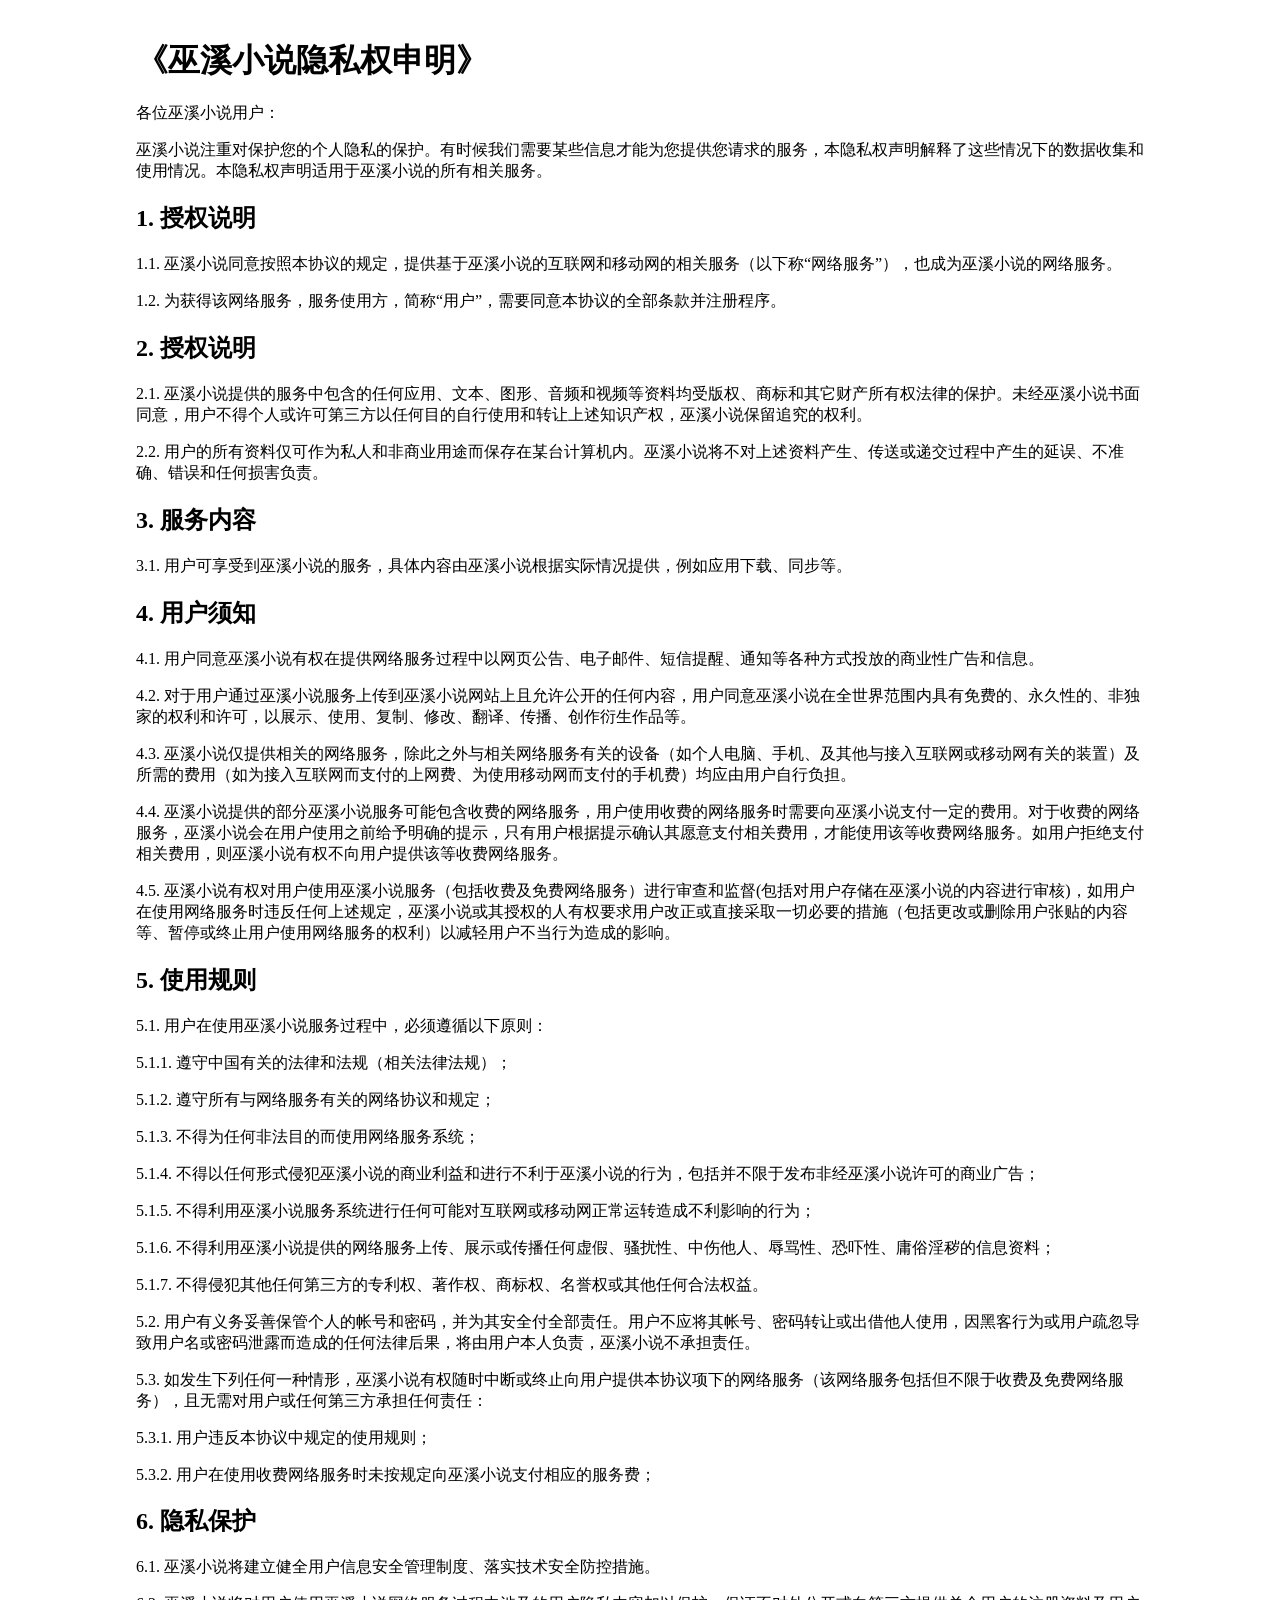
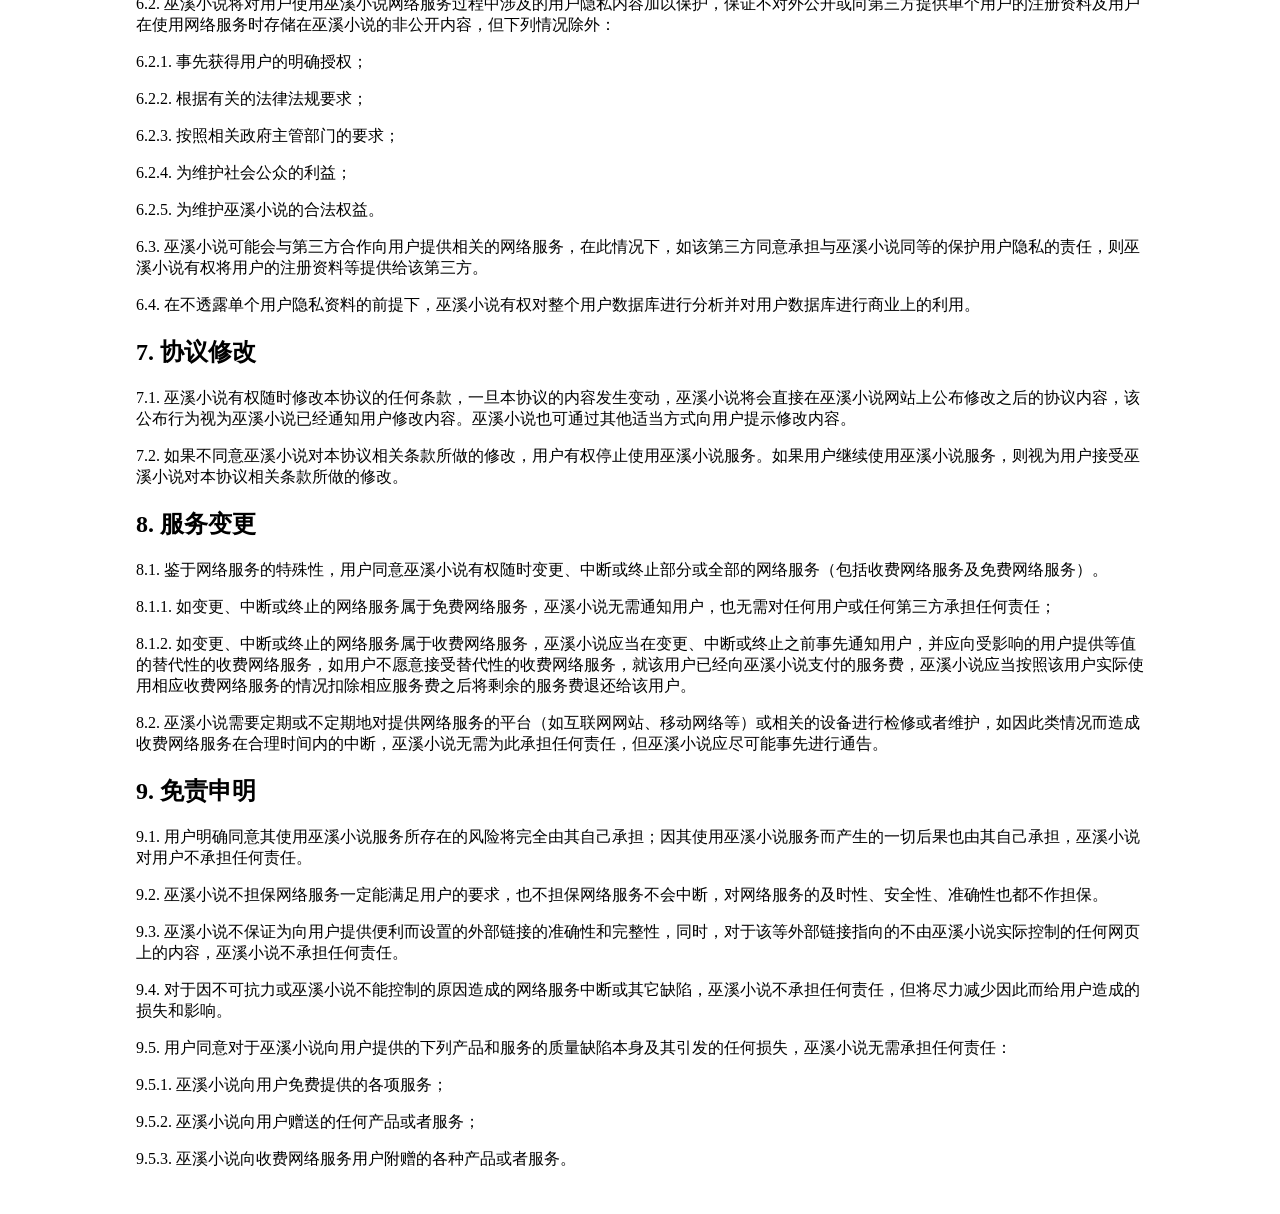
<file: reader.html>
<!DOCTYPE html>
<html lang="en">
<head>
    <meta charset="UTF-8">
    <title>巫溪小说隐私权申明</title>
    <link rel="stylesheet" type="text/css" href="http://apps.bdimg.com/libs/todc-bootstrap/3.1.1-3.2.1/todc-bootstrap.min.css">
    <style type="text/css">
    * {
        font-family: "Microsoft Yahei";
    }

    body {
        padding-left: 10%;
        padding-right: 10%;
        padding-top: 10px;
        padding-bottom: 20px;
    }
    </style>
</head>
<body>
    <h1 style="margin-bottom:20px">《巫溪小说隐私权申明》</h1>
    <p>各位巫溪小说用户：</p>
    <p>巫溪小说注重对保护您的个人隐私的保护。有时候我们需要某些信息才能为您提供您请求的服务，本隐私权声明解释了这些情况下的数据收集和使用情况。本隐私权声明适用于巫溪小说的所有相关服务。</p>
    <h2>1.    授权说明</h2>
    <p>1.1.       巫溪小说同意按照本协议的规定，提供基于巫溪小说的互联网和移动网的相关服务（以下称“网络服务”），也成为巫溪小说的网络服务。</p>
    <p>1.2.       为获得该网络服务，服务使用方，简称“用户”，需要同意本协议的全部条款并注册程序。</p>
    <h2>2.    授权说明</h2>
    <p>2.1.       巫溪小说提供的服务中包含的任何应用、文本、图形、音频和视频等资料均受版权、商标和其它财产所有权法律的保护。未经巫溪小说书面同意，用户不得个人或许可第三方以任何目的自行使用和转让上述知识产权，巫溪小说保留追究的权利。</p>
    <p>2.2.       用户的所有资料仅可作为私人和非商业用途而保存在某台计算机内。巫溪小说将不对上述资料产生、传送或递交过程中产生的延误、不准确、错误和任何损害负责。</p>
    <h2>3.    服务内容</h2>
    <p>3.1.       用户可享受到巫溪小说的服务，具体内容由巫溪小说根据实际情况提供，例如应用下载、同步等。</p>
    <h2>4.    用户须知</h2>
    <p>4.1.       用户同意巫溪小说有权在提供网络服务过程中以网页公告、电子邮件、短信提醒、通知等各种方式投放的商业性广告和信息。</p>
    <p>4.2.       对于用户通过巫溪小说服务上传到巫溪小说网站上且允许公开的任何内容，用户同意巫溪小说在全世界范围内具有免费的、永久性的、非独家的权利和许可，以展示、使用、复制、修改、翻译、传播、创作衍生作品等。</p>
    <p>4.3.       巫溪小说仅提供相关的网络服务，除此之外与相关网络服务有关的设备（如个人电脑、手机、及其他与接入互联网或移动网有关的装置）及所需的费用（如为接入互联网而支付的上网费、为使用移动网而支付的手机费）均应由用户自行负担。</p>
    <p>4.4.       巫溪小说提供的部分巫溪小说服务可能包含收费的网络服务，用户使用收费的网络服务时需要向巫溪小说支付一定的费用。对于收费的网络服务，巫溪小说会在用户使用之前给予明确的提示，只有用户根据提示确认其愿意支付相关费用，才能使用该等收费网络服务。如用户拒绝支付相关费用，则巫溪小说有权不向用户提供该等收费网络服务。</p>
    <p>4.5.       巫溪小说有权对用户使用巫溪小说服务（包括收费及免费网络服务）进行审查和监督(包括对用户存储在巫溪小说的内容进行审核)，如用户在使用网络服务时违反任何上述规定，巫溪小说或其授权的人有权要求用户改正或直接采取一切必要的措施（包括更改或删除用户张贴的内容等、暂停或终止用户使用网络服务的权利）以减轻用户不当行为造成的影响。</p>
    <h2>5.    使用规则</h2>
    <p>5.1.       用户在使用巫溪小说服务过程中，必须遵循以下原则：</p>
    <p>5.1.1.       遵守中国有关的法律和法规（相关法律法规）； </p>
    <p>5.1.2.       遵守所有与网络服务有关的网络协议和规定；</p>
    <p>5.1.3.       不得为任何非法目的而使用网络服务系统；</p>
    <p>5.1.4.       不得以任何形式侵犯巫溪小说的商业利益和进行不利于巫溪小说的行为，包括并不限于发布非经巫溪小说许可的商业广告；</p>
    <p>5.1.5.       不得利用巫溪小说服务系统进行任何可能对互联网或移动网正常运转造成不利影响的行为；</p>
    <p>5.1.6.       不得利用巫溪小说提供的网络服务上传、展示或传播任何虚假、骚扰性、中伤他人、辱骂性、恐吓性、庸俗淫秽的信息资料；</p>
    <p>5.1.7.       不得侵犯其他任何第三方的专利权、著作权、商标权、名誉权或其他任何合法权益。</p>
    <p>5.2.       用户有义务妥善保管个人的帐号和密码，并为其安全付全部责任。用户不应将其帐号、密码转让或出借他人使用，因黑客行为或用户疏忽导致用户名或密码泄露而造成的任何法律后果，将由用户本人负责，巫溪小说不承担责任。</p>
    <p>5.3.       如发生下列任何一种情形，巫溪小说有权随时中断或终止向用户提供本协议项下的网络服务（该网络服务包括但不限于收费及免费网络服务），且无需对用户或任何第三方承担任何责任：</p>
    <p>5.3.1.       用户违反本协议中规定的使用规则；</p>
    <p>5.3.2.       用户在使用收费网络服务时未按规定向巫溪小说支付相应的服务费；</p>
    <h2>6.    隐私保护</h2>
    <p>6.1.       巫溪小说将建立健全用户信息安全管理制度、落实技术安全防控措施。</p>
    <p>6.2.       巫溪小说将对用户使用巫溪小说网络服务过程中涉及的用户隐私内容加以保护，保证不对外公开或向第三方提供单个用户的注册资料及用户在使用网络服务时存储在巫溪小说的非公开内容，但下列情况除外：</p>
    <p>6.2.1.       事先获得用户的明确授权；</p>
    <p>6.2.2.       根据有关的法律法规要求；</p>
    <p>6.2.3.       按照相关政府主管部门的要求；</p>
    <p>6.2.4.       为维护社会公众的利益；</p>
    <p>6.2.5.       为维护巫溪小说的合法权益。</p>
    <p>6.3.       巫溪小说可能会与第三方合作向用户提供相关的网络服务，在此情况下，如该第三方同意承担与巫溪小说同等的保护用户隐私的责任，则巫溪小说有权将用户的注册资料等提供给该第三方。</p>
    <p>6.4.       在不透露单个用户隐私资料的前提下，巫溪小说有权对整个用户数据库进行分析并对用户数据库进行商业上的利用。</p>
    <h2>7.    协议修改</h2>
    <p>7.1.       巫溪小说有权随时修改本协议的任何条款，一旦本协议的内容发生变动，巫溪小说将会直接在巫溪小说网站上公布修改之后的协议内容，该公布行为视为巫溪小说已经通知用户修改内容。巫溪小说也可通过其他适当方式向用户提示修改内容。</p>
    <p>7.2.       如果不同意巫溪小说对本协议相关条款所做的修改，用户有权停止使用巫溪小说服务。如果用户继续使用巫溪小说服务，则视为用户接受巫溪小说对本协议相关条款所做的修改。</p>
    <h2>8.    服务变更</h2>
    <p>8.1.       鉴于网络服务的特殊性，用户同意巫溪小说有权随时变更、中断或终止部分或全部的网络服务（包括收费网络服务及免费网络服务）。</p>
    <p>8.1.1.       如变更、中断或终止的网络服务属于免费网络服务，巫溪小说无需通知用户，也无需对任何用户或任何第三方承担任何责任；</p>
    <p>8.1.2.       如变更、中断或终止的网络服务属于收费网络服务，巫溪小说应当在变更、中断或终止之前事先通知用户，并应向受影响的用户提供等值的替代性的收费网络服务，如用户不愿意接受替代性的收费网络服务，就该用户已经向巫溪小说支付的服务费，巫溪小说应当按照该用户实际使用相应收费网络服务的情况扣除相应服务费之后将剩余的服务费退还给该用户。</p>
    <p>8.2.       巫溪小说需要定期或不定期地对提供网络服务的平台（如互联网网站、移动网络等）或相关的设备进行检修或者维护，如因此类情况而造成收费网络服务在合理时间内的中断，巫溪小说无需为此承担任何责任，但巫溪小说应尽可能事先进行通告。</p>
    <h2>9.    免责申明</h2>
    <p>9.1.       用户明确同意其使用巫溪小说服务所存在的风险将完全由其自己承担；因其使用巫溪小说服务而产生的一切后果也由其自己承担，巫溪小说对用户不承担任何责任。</p>
    <p>9.2.       巫溪小说不担保网络服务一定能满足用户的要求，也不担保网络服务不会中断，对网络服务的及时性、安全性、准确性也都不作担保。</p>
    <p>9.3.       巫溪小说不保证为向用户提供便利而设置的外部链接的准确性和完整性，同时，对于该等外部链接指向的不由巫溪小说实际控制的任何网页上的内容，巫溪小说不承担任何责任。</p>
    <p>9.4.       对于因不可抗力或巫溪小说不能控制的原因造成的网络服务中断或其它缺陷，巫溪小说不承担任何责任，但将尽力减少因此而给用户造成的损失和影响。</p>
    <p>9.5.       用户同意对于巫溪小说向用户提供的下列产品和服务的质量缺陷本身及其引发的任何损失，巫溪小说无需承担任何责任：</p>
    <p>9.5.1.       巫溪小说向用户免费提供的各项服务；</p>
    <p>9.5.2.       巫溪小说向用户赠送的任何产品或者服务；</p>
    <p>9.5.3.       巫溪小说向收费网络服务用户附赠的各种产品或者服务。</p>

</body>
</html>
</file>
<file: _next/static/chunks/0o4u84ttugh4v.css>
@font-face{font-family:Geist;font-style:normal;font-weight:100 900;font-display:swap;src:url(../media/fef07dbb0973bf53-s.12tyk43_3sh9u.woff2)format("woff2");unicode-range:U+460-52F,U+1C80-1C8A,U+20B4,U+2DE0-2DFF,U+A640-A69F,U+FE2E-FE2F}@font-face{font-family:Geist;font-style:normal;font-weight:100 900;font-display:swap;src:url(../media/8a480f0b521d4e75-s.0jzbimsg8vl84.woff2)format("woff2");unicode-range:U+301,U+400-45F,U+490-491,U+4B0-4B1,U+2116}@font-face{font-family:Geist;font-style:normal;font-weight:100 900;font-display:swap;src:url(../media/53b9e256198e5412-s.0-wfv7uh4i7h9.woff2)format("woff2");unicode-range:U+102-103,U+110-111,U+128-129,U+168-169,U+1A0-1A1,U+1AF-1B0,U+300-301,U+303-304,U+308-309,U+323,U+329,U+1EA0-1EF9,U+20AB}@font-face{font-family:Geist;font-style:normal;font-weight:100 900;font-display:swap;src:url(../media/7178b3e590c64307-s.0nx0ww8fni_q3.woff2)format("woff2");unicode-range:U+100-2BA,U+2BD-2C5,U+2C7-2CC,U+2CE-2D7,U+2DD-2FF,U+304,U+308,U+329,U+1D00-1DBF,U+1E00-1E9F,U+1EF2-1EFF,U+2020,U+20A0-20AB,U+20AD-20C0,U+2113,U+2C60-2C7F,U+A720-A7FF}@font-face{font-family:Geist;font-style:normal;font-weight:100 900;font-display:swap;src:url(../media/caa3a2e1cccd8315-s.p.09~u27dqhyhd6.woff2)format("woff2");unicode-range:U+??,U+131,U+152-153,U+2BB-2BC,U+2C6,U+2DA,U+2DC,U+304,U+308,U+329,U+2000-206F,U+20AC,U+2122,U+2191,U+2193,U+2212,U+2215,U+FEFF,U+FFFD}@font-face{font-family:Geist Fallback;src:local(Arial);ascent-override:95.94%;descent-override:28.16%;line-gap-override:0.0%;size-adjust:104.76%}.geist_a71539c9-module__T19VSG__className{font-family:Geist,Geist Fallback;font-style:normal}.geist_a71539c9-module__T19VSG__variable{--font-geist-sans:"Geist", "Geist Fallback"}
@font-face{font-family:Geist Mono;font-style:normal;font-weight:100 900;font-display:swap;src:url(../media/5ce348bf30bf5439-s.0ee55_hj9qcer.woff2)format("woff2");unicode-range:U+460-52F,U+1C80-1C8A,U+20B4,U+2DE0-2DFF,U+A640-A69F,U+FE2E-FE2F}@font-face{font-family:Geist Mono;font-style:normal;font-weight:100 900;font-display:swap;src:url(../media/4fa387ec64143e14-s.0.qu-9752pffj.woff2)format("woff2");unicode-range:U+301,U+400-45F,U+490-491,U+4B0-4B1,U+2116}@font-face{font-family:Geist Mono;font-style:normal;font-weight:100 900;font-display:swap;src:url(../media/6306c77e7c8268e4-s.0mao5jbfbduzp.woff2)format("woff2");unicode-range:U+2000-2001,U+2004-2008,U+200A,U+23B8-23BD,U+2500-259F}@font-face{font-family:Geist Mono;font-style:normal;font-weight:100 900;font-display:swap;src:url(../media/7d817b4c03b0c5f1-s.0uzt.a6d44yda.woff2)format("woff2");unicode-range:U+102-103,U+110-111,U+128-129,U+168-169,U+1A0-1A1,U+1AF-1B0,U+300-301,U+303-304,U+308-309,U+323,U+329,U+1EA0-1EF9,U+20AB}@font-face{font-family:Geist Mono;font-style:normal;font-weight:100 900;font-display:swap;src:url(../media/bbc41e54d2fcbd21-s.0mvwgmnhv29no.woff2)format("woff2");unicode-range:U+100-2BA,U+2BD-2C5,U+2C7-2CC,U+2CE-2D7,U+2DD-2FF,U+304,U+308,U+329,U+1D00-1DBF,U+1E00-1E9F,U+1EF2-1EFF,U+2020,U+20A0-20AB,U+20AD-20C0,U+2113,U+2C60-2C7F,U+A720-A7FF}@font-face{font-family:Geist Mono;font-style:normal;font-weight:100 900;font-display:swap;src:url(../media/797e433ab948586e-s.p.09zddjkbdep5a.woff2)format("woff2");unicode-range:U+??,U+131,U+152-153,U+2BB-2BC,U+2C6,U+2DA,U+2DC,U+304,U+308,U+329,U+2000-206F,U+20AC,U+2122,U+2191,U+2193,U+2212,U+2215,U+FEFF,U+FFFD}@font-face{font-family:Geist Mono Fallback;src:local(Arial);ascent-override:74.67%;descent-override:21.92%;line-gap-override:0.0%;size-adjust:134.59%}.geist_mono_8d43a2aa-module__8Li5zG__className{font-family:Geist Mono,Geist Mono Fallback;font-style:normal}.geist_mono_8d43a2aa-module__8Li5zG__variable{--font-geist-mono:"Geist Mono", "Geist Mono Fallback"}
@layer properties{@supports (((-webkit-hyphens:none)) and (not (margin-trim:inline))) or ((-moz-orient:inline) and (not (color:rgb(from red r g b)))){*,:before,:after,::backdrop{--tw-space-y-reverse:0;--tw-border-style:solid;--tw-gradient-position:initial;--tw-gradient-from:#0000;--tw-gradient-via:#0000;--tw-gradient-to:#0000;--tw-gradient-stops:initial;--tw-gradient-via-stops:initial;--tw-gradient-from-position:0%;--tw-gradient-via-position:50%;--tw-gradient-to-position:100%;--tw-leading:initial;--tw-font-weight:initial;--tw-tracking:initial;--tw-shadow:0 0 #0000;--tw-shadow-color:initial;--tw-shadow-alpha:100%;--tw-inset-shadow:0 0 #0000;--tw-inset-shadow-color:initial;--tw-inset-shadow-alpha:100%;--tw-ring-color:initial;--tw-ring-shadow:0 0 #0000;--tw-inset-ring-color:initial;--tw-inset-ring-shadow:0 0 #0000;--tw-ring-inset:initial;--tw-ring-offset-width:0px;--tw-ring-offset-color:#fff;--tw-ring-offset-shadow:0 0 #0000;--tw-duration:initial;--tw-ease:initial}}}@layer theme{:root,:host{--color-indigo-950:#1e1a4d;--color-pink-300:#fda5d5;--color-pink-600:#e30076;--spacing:.25rem;--container-xs:20rem;--container-sm:24rem;--container-lg:32rem;--text-xs:.75rem;--text-xs--line-height:calc(1 / .75);--text-sm:.875rem;--text-sm--line-height:calc(1.25 / .875);--text-base:1rem;--text-base--line-height:calc(1.5 / 1);--text-lg:1.125rem;--text-lg--line-height:calc(1.75 / 1.125);--text-xl:1.25rem;--text-xl--line-height:calc(1.75 / 1.25);--text-2xl:1.5rem;--text-2xl--line-height:calc(2 / 1.5);--text-3xl:1.875rem;--text-3xl--line-height:calc(2.25 / 1.875);--text-4xl:2.25rem;--text-4xl--line-height:calc(2.5 / 2.25);--text-5xl:3rem;--text-5xl--line-height:1;--font-weight-medium:500;--font-weight-semibold:600;--font-weight-bold:700;--tracking-wide:.025em;--tracking-widest:.1em;--leading-relaxed:1.625;--radius-lg:.5rem;--radius-xl:.75rem;--radius-2xl:1rem;--ease-out:cubic-bezier(0, 0, .2, 1);--ease-in-out:cubic-bezier(.4, 0, .2, 1);--default-transition-duration:.15s;--default-transition-timing-function:cubic-bezier(.4, 0, .2, 1);--default-font-family:var(--font-geist-sans);--default-mono-font-family:var(--font-geist-mono)}@supports (color:lab(0% 0 0)){:root,:host{--color-indigo-950:lab(12.4853% 14.9672 -31.3418);--color-pink-300:lab(77.8308% 38.525 -10.5394);--color-pink-600:lab(49.5493% 79.8381 2.31768)}}}@layer base{*,:after,:before,::backdrop{box-sizing:border-box;border:0 solid;margin:0;padding:0}::file-selector-button{box-sizing:border-box;border:0 solid;margin:0;padding:0}html,:host{-webkit-text-size-adjust:100%;tab-size:4;line-height:1.5;font-family:var(--default-font-family,ui-sans-serif, system-ui, sans-serif, "Apple Color Emoji", "Segoe UI Emoji", "Segoe UI Symbol", "Noto Color Emoji");font-feature-settings:var(--default-font-feature-settings,normal);font-variation-settings:var(--default-font-variation-settings,normal);-webkit-tap-highlight-color:transparent}hr{height:0;color:inherit;border-top-width:1px}abbr:where([title]){-webkit-text-decoration:underline dotted;text-decoration:underline dotted}h1,h2,h3,h4,h5,h6{font-size:inherit;font-weight:inherit}a{color:inherit;-webkit-text-decoration:inherit;-webkit-text-decoration:inherit;-webkit-text-decoration:inherit;-webkit-text-decoration:inherit;text-decoration:inherit}b,strong{font-weight:bolder}code,kbd,samp,pre{font-family:var(--default-mono-font-family,ui-monospace, SFMono-Regular, Menlo, Monaco, Consolas, "Liberation Mono", "Courier New", monospace);font-feature-settings:var(--default-mono-font-feature-settings,normal);font-variation-settings:var(--default-mono-font-variation-settings,normal);font-size:1em}small{font-size:80%}sub,sup{vertical-align:baseline;font-size:75%;line-height:0;position:relative}sub{bottom:-.25em}sup{top:-.5em}table{text-indent:0;border-color:inherit;border-collapse:collapse}:-moz-focusring{outline:auto}progress{vertical-align:baseline}summary{display:list-item}ol,ul,menu{list-style:none}img,svg,video,canvas,audio,iframe,embed,object{vertical-align:middle;display:block}img,video{max-width:100%;height:auto}button,input,select,optgroup,textarea{font:inherit;font-feature-settings:inherit;font-variation-settings:inherit;letter-spacing:inherit;color:inherit;opacity:1;background-color:#0000;border-radius:0}::file-selector-button{font:inherit;font-feature-settings:inherit;font-variation-settings:inherit;letter-spacing:inherit;color:inherit;opacity:1;background-color:#0000;border-radius:0}:where(select:is([multiple],[size])) optgroup{font-weight:bolder}:where(select:is([multiple],[size])) optgroup option{padding-inline-start:20px}::file-selector-button{margin-inline-end:4px}::placeholder{opacity:1}@supports (not ((-webkit-appearance:-apple-pay-button))) or (contain-intrinsic-size:1px){::placeholder{color:currentColor}@supports (color:color-mix(in lab, red, red)){::placeholder{color:color-mix(in oklab, currentcolor 50%, transparent)}}}textarea{resize:vertical}::-webkit-search-decoration{-webkit-appearance:none}::-webkit-date-and-time-value{min-height:1lh;text-align:inherit}::-webkit-datetime-edit{display:inline-flex}::-webkit-datetime-edit-fields-wrapper{padding:0}::-webkit-datetime-edit{padding-block:0}::-webkit-datetime-edit-year-field{padding-block:0}::-webkit-datetime-edit-month-field{padding-block:0}::-webkit-datetime-edit-day-field{padding-block:0}::-webkit-datetime-edit-hour-field{padding-block:0}::-webkit-datetime-edit-minute-field{padding-block:0}::-webkit-datetime-edit-second-field{padding-block:0}::-webkit-datetime-edit-millisecond-field{padding-block:0}::-webkit-datetime-edit-meridiem-field{padding-block:0}::-webkit-calendar-picker-indicator{line-height:1}:-moz-ui-invalid{box-shadow:none}button,input:where([type=button],[type=reset],[type=submit]){appearance:button}::file-selector-button{appearance:button}::-webkit-inner-spin-button{height:auto}::-webkit-outer-spin-button{height:auto}[hidden]:where(:not([hidden=until-found])){display:none!important}}@layer components;@layer utilities{.fixed{position:fixed}.relative{position:relative}.z-10{z-index:10}.mx-auto{margin-inline:auto}.my-5{margin-block:calc(var(--spacing) * 5)}.mt-6{margin-top:calc(var(--spacing) * 6)}.mt-12{margin-top:calc(var(--spacing) * 12)}.mr-2{margin-right:calc(var(--spacing) * 2)}.mb-1{margin-bottom:calc(var(--spacing) * 1)}.mb-2{margin-bottom:calc(var(--spacing) * 2)}.mb-3{margin-bottom:calc(var(--spacing) * 3)}.mb-4{margin-bottom:calc(var(--spacing) * 4)}.mb-6{margin-bottom:calc(var(--spacing) * 6)}.mb-8{margin-bottom:calc(var(--spacing) * 8)}.mb-10{margin-bottom:calc(var(--spacing) * 10)}.contents{display:contents}.flex{display:flex}.grid{display:grid}.inline-flex{display:inline-flex}.h-1\.5{height:calc(var(--spacing) * 1.5)}.h-2{height:calc(var(--spacing) * 2)}.h-3{height:calc(var(--spacing) * 3)}.h-7{height:calc(var(--spacing) * 7)}.h-11{height:calc(var(--spacing) * 11)}.h-full{height:100%}.h-px{height:1px}.min-h-screen{min-height:100vh}.w-5{width:calc(var(--spacing) * 5)}.w-6{width:calc(var(--spacing) * 6)}.w-7{width:calc(var(--spacing) * 7)}.w-10{width:calc(var(--spacing) * 10)}.w-11{width:calc(var(--spacing) * 11)}.w-12{width:calc(var(--spacing) * 12)}.w-\[375px\]{width:375px}.w-full{width:100%}.max-w-\[375px\]{max-width:375px}.max-w-lg{max-width:var(--container-lg)}.max-w-sm{max-width:var(--container-sm)}.max-w-xs{max-width:var(--container-xs)}.flex-1{flex:1}.flex-shrink-0{flex-shrink:0}.scale-\[1\.02\]{scale:1.02}.grid-cols-3{grid-template-columns:repeat(3,minmax(0,1fr))}.flex-col{flex-direction:column}.flex-wrap{flex-wrap:wrap}.items-center{align-items:center}.items-start{align-items:flex-start}.justify-between{justify-content:space-between}.justify-center{justify-content:center}.gap-2{gap:calc(var(--spacing) * 2)}.gap-2\.5{gap:calc(var(--spacing) * 2.5)}.gap-3{gap:calc(var(--spacing) * 3)}.gap-6{gap:calc(var(--spacing) * 6)}:where(.space-y-1\.5>:not(:last-child)){--tw-space-y-reverse:0;margin-block-start:calc(calc(var(--spacing) * 1.5) * var(--tw-space-y-reverse));margin-block-end:calc(calc(var(--spacing) * 1.5) * calc(1 - var(--tw-space-y-reverse)))}:where(.space-y-2>:not(:last-child)){--tw-space-y-reverse:0;margin-block-start:calc(calc(var(--spacing) * 2) * var(--tw-space-y-reverse));margin-block-end:calc(calc(var(--spacing) * 2) * calc(1 - var(--tw-space-y-reverse)))}:where(.space-y-2\.5>:not(:last-child)){--tw-space-y-reverse:0;margin-block-start:calc(calc(var(--spacing) * 2.5) * var(--tw-space-y-reverse));margin-block-end:calc(calc(var(--spacing) * 2.5) * calc(1 - var(--tw-space-y-reverse)))}:where(.space-y-3>:not(:last-child)){--tw-space-y-reverse:0;margin-block-start:calc(calc(var(--spacing) * 3) * var(--tw-space-y-reverse));margin-block-end:calc(calc(var(--spacing) * 3) * calc(1 - var(--tw-space-y-reverse)))}.truncate{text-overflow:ellipsis;white-space:nowrap;overflow:hidden}.overflow-hidden{overflow:hidden}.rounded-2xl{border-radius:var(--radius-2xl)}.rounded-full{border-radius:3.40282e38px}.rounded-lg{border-radius:var(--radius-lg)}.rounded-xl{border-radius:var(--radius-xl)}.border{border-style:var(--tw-border-style);border-width:1px}.border-indigo-400\/60{border-color:#818cf899;border-color:lab(61.1112% 17.7251 -56.2771/.6)}.border-white\/10{border-color:#ffffff1a;border-color:lab(100% -.0000298023 .0000119209/.1)}.bg-\[\#050510\]{background-color:#050510}.bg-indigo-400{background-color:#818cf8}.bg-indigo-600{background-color:#4f46e5}.bg-indigo-600\/30{background-color:#4f46e54d;background-color:lab(39.3777% 41.5481 -80.9657/.3)}.bg-white\/5{background-color:#ffffff0d;background-color:lab(100% -.0000298023 .0000119209/.05)}.bg-white\/10{background-color:#ffffff1a;background-color:lab(100% -.0000298023 .0000119209/.1)}.bg-gradient-to-r{--tw-gradient-position:to right in oklab;background-image:linear-gradient(var(--tw-gradient-stops))}.from-indigo-300{--tw-gradient-from:#a5b4fc;--tw-gradient-stops:var(--tw-gradient-via-stops,var(--tw-gradient-position), var(--tw-gradient-from) var(--tw-gradient-from-position), var(--tw-gradient-to) var(--tw-gradient-to-position))}.from-indigo-500{--tw-gradient-from:#6366f1;--tw-gradient-stops:var(--tw-gradient-via-stops,var(--tw-gradient-position), var(--tw-gradient-from) var(--tw-gradient-from-position), var(--tw-gradient-to) var(--tw-gradient-to-position))}.from-indigo-600{--tw-gradient-from:#4f46e5;--tw-gradient-stops:var(--tw-gradient-via-stops,var(--tw-gradient-position), var(--tw-gradient-from) var(--tw-gradient-from-position), var(--tw-gradient-to) var(--tw-gradient-to-position))}.via-purple-300{--tw-gradient-via:#c084fc;--tw-gradient-via-stops:var(--tw-gradient-position), var(--tw-gradient-from) var(--tw-gradient-from-position), var(--tw-gradient-via) var(--tw-gradient-via-position), var(--tw-gradient-to) var(--tw-gradient-to-position);--tw-gradient-stops:var(--tw-gradient-via-stops)}.via-purple-600{--tw-gradient-via:#7c3aed;--tw-gradient-via-stops:var(--tw-gradient-position), var(--tw-gradient-from) var(--tw-gradient-from-position), var(--tw-gradient-via) var(--tw-gradient-via-position), var(--tw-gradient-to) var(--tw-gradient-to-position);--tw-gradient-stops:var(--tw-gradient-via-stops)}.to-pink-300{--tw-gradient-to:var(--color-pink-300);--tw-gradient-stops:var(--tw-gradient-via-stops,var(--tw-gradient-position), var(--tw-gradient-from) var(--tw-gradient-from-position), var(--tw-gradient-to) var(--tw-gradient-to-position))}.to-pink-600{--tw-gradient-to:var(--color-pink-600);--tw-gradient-stops:var(--tw-gradient-via-stops,var(--tw-gradient-position), var(--tw-gradient-from) var(--tw-gradient-from-position), var(--tw-gradient-to) var(--tw-gradient-to-position))}.to-purple-500{--tw-gradient-to:#8b5cf6;--tw-gradient-stops:var(--tw-gradient-via-stops,var(--tw-gradient-position), var(--tw-gradient-from) var(--tw-gradient-from-position), var(--tw-gradient-to) var(--tw-gradient-to-position))}.to-purple-600{--tw-gradient-to:#7c3aed;--tw-gradient-stops:var(--tw-gradient-via-stops,var(--tw-gradient-position), var(--tw-gradient-from) var(--tw-gradient-from-position), var(--tw-gradient-to) var(--tw-gradient-to-position))}.bg-clip-text{-webkit-background-clip:text;background-clip:text}.p-2{padding:calc(var(--spacing) * 2)}.px-2{padding-inline:calc(var(--spacing) * 2)}.px-3{padding-inline:calc(var(--spacing) * 3)}.px-4{padding-inline:calc(var(--spacing) * 4)}.px-5{padding-inline:calc(var(--spacing) * 5)}.px-6{padding-inline:calc(var(--spacing) * 6)}.px-8{padding-inline:calc(var(--spacing) * 8)}.py-1{padding-block:calc(var(--spacing) * 1)}.py-2{padding-block:calc(var(--spacing) * 2)}.py-3{padding-block:calc(var(--spacing) * 3)}.py-3\.5{padding-block:calc(var(--spacing) * 3.5)}.py-4{padding-block:calc(var(--spacing) * 4)}.py-8{padding-block:calc(var(--spacing) * 8)}.py-12{padding-block:calc(var(--spacing) * 12)}.text-center{text-align:center}.text-left{text-align:left}.text-right{text-align:right}.text-2xl{font-size:var(--text-2xl);line-height:var(--tw-leading,var(--text-2xl--line-height))}.text-3xl{font-size:var(--text-3xl);line-height:var(--tw-leading,var(--text-3xl--line-height))}.text-4xl{font-size:var(--text-4xl);line-height:var(--tw-leading,var(--text-4xl--line-height))}.text-5xl{font-size:var(--text-5xl);line-height:var(--tw-leading,var(--text-5xl--line-height))}.text-base{font-size:var(--text-base);line-height:var(--tw-leading,var(--text-base--line-height))}.text-lg{font-size:var(--text-lg);line-height:var(--tw-leading,var(--text-lg--line-height))}.text-sm{font-size:var(--text-sm);line-height:var(--tw-leading,var(--text-sm--line-height))}.text-xl{font-size:var(--text-xl);line-height:var(--tw-leading,var(--text-xl--line-height))}.text-xs{font-size:var(--text-xs);line-height:var(--tw-leading,var(--text-xs--line-height))}.text-\[10px\]{font-size:10px}.leading-relaxed{--tw-leading:var(--leading-relaxed);line-height:var(--leading-relaxed)}.font-bold{--tw-font-weight:var(--font-weight-bold);font-weight:var(--font-weight-bold)}.font-medium{--tw-font-weight:var(--font-weight-medium);font-weight:var(--font-weight-medium)}.font-semibold{--tw-font-weight:var(--font-weight-semibold);font-weight:var(--font-weight-semibold)}.tracking-wide{--tw-tracking:var(--tracking-wide);letter-spacing:var(--tracking-wide)}.tracking-widest{--tw-tracking:var(--tracking-widest);letter-spacing:var(--tracking-widest)}.text-indigo-200\/80{color:#c7d2fecc;color:lab(84.441% 2.99528 -22.9673/.8)}.text-indigo-300\/60{color:#a5b4fc99;color:lab(74.1847% 7.29644 -37.7881/.6)}.text-indigo-300\/70{color:#a5b4fcb3;color:lab(74.1847% 7.29644 -37.7881/.7)}.text-indigo-950{color:var(--color-indigo-950)}.text-transparent{color:#0000}.text-white{color:#fff}.text-white\/20{color:#fff3;color:lab(100% -.0000298023 .0000119209/.2)}.text-white\/30{color:#ffffff4d;color:lab(100% -.0000298023 .0000119209/.3)}.text-white\/40{color:#fff6;color:lab(100% -.0000298023 .0000119209/.4)}.text-white\/50{color:#ffffff80;color:lab(100% -.0000298023 .0000119209/.5)}.text-white\/60{color:#fff9;color:lab(100% -.0000298023 .0000119209/.6)}.text-white\/70{color:#ffffffb3;color:lab(100% -.0000298023 .0000119209/.7)}.text-white\/80{color:#fffc;color:lab(100% -.0000298023 .0000119209/.8)}.text-white\/90{color:#ffffffe6;color:lab(100% -.0000298023 .0000119209/.9)}.uppercase{text-transform:uppercase}.antialiased{-webkit-font-smoothing:antialiased;-moz-osx-font-smoothing:grayscale}.opacity-50{opacity:.5}.shadow-lg{--tw-shadow:0 10px 15px -3px var(--tw-shadow-color,#0000001a), 0 4px 6px -4px var(--tw-shadow-color,#0000001a);box-shadow:var(--tw-inset-shadow), var(--tw-inset-ring-shadow), var(--tw-ring-offset-shadow), var(--tw-ring-shadow), var(--tw-shadow)}.shadow-indigo-500\/20{--tw-shadow-color:#6366f133}@supports (color:color-mix(in lab, red, red)){.shadow-indigo-500\/20{--tw-shadow-color:color-mix(in oklab, lab(49.0485% 30.3449 -71.8737/.2) var(--tw-shadow-alpha), transparent)}}.shadow-purple-500\/20{--tw-shadow-color:#8b5cf633}@supports (color:color-mix(in lab, red, red)){.shadow-purple-500\/20{--tw-shadow-color:color-mix(in oklab, lab(50.6912% 45.8506 -71.7974/.2) var(--tw-shadow-alpha), transparent)}}.transition-all{transition-property:all;transition-timing-function:var(--tw-ease,var(--default-transition-timing-function));transition-duration:var(--tw-duration,var(--default-transition-duration))}.transition-colors{transition-property:color,background-color,border-color,outline-color,text-decoration-color,fill,stroke,--tw-gradient-from,--tw-gradient-via,--tw-gradient-to;transition-timing-function:var(--tw-ease,var(--default-transition-timing-function));transition-duration:var(--tw-duration,var(--default-transition-duration))}.duration-300{--tw-duration:.3s;transition-duration:.3s}.duration-500{--tw-duration:.5s;transition-duration:.5s}.duration-700{--tw-duration:.7s;transition-duration:.7s}.ease-in-out{--tw-ease:var(--ease-in-out);transition-timing-function:var(--ease-in-out)}.ease-out{--tw-ease:var(--ease-out);transition-timing-function:var(--ease-out)}@media (hover:hover){.hover\:scale-\[1\.01\]:hover{scale:1.01}.hover\:scale-\[1\.02\]:hover{scale:1.02}.hover\:border-white\/20:hover{border-color:#fff3;border-color:lab(100% -.0000298023 .0000119209/.2)}.hover\:bg-indigo-500:hover{background-color:#6366f1}.hover\:bg-white\/10:hover{background-color:#ffffff1a;background-color:lab(100% -.0000298023 .0000119209/.1)}.hover\:from-indigo-400:hover{--tw-gradient-from:#818cf8;--tw-gradient-stops:var(--tw-gradient-via-stops,var(--tw-gradient-position), var(--tw-gradient-from) var(--tw-gradient-from-position), var(--tw-gradient-to) var(--tw-gradient-to-position))}.hover\:from-indigo-500:hover{--tw-gradient-from:#6366f1;--tw-gradient-stops:var(--tw-gradient-via-stops,var(--tw-gradient-position), var(--tw-gradient-from) var(--tw-gradient-from-position), var(--tw-gradient-to) var(--tw-gradient-to-position))}.hover\:via-purple-500:hover{--tw-gradient-via:#8b5cf6;--tw-gradient-via-stops:var(--tw-gradient-position), var(--tw-gradient-from) var(--tw-gradient-from-position), var(--tw-gradient-via) var(--tw-gradient-via-position), var(--tw-gradient-to) var(--tw-gradient-to-position);--tw-gradient-stops:var(--tw-gradient-via-stops)}.hover\:to-pink-500:hover{--tw-gradient-to:#ec4899;--tw-gradient-stops:var(--tw-gradient-via-stops,var(--tw-gradient-position), var(--tw-gradient-from) var(--tw-gradient-from-position), var(--tw-gradient-to) var(--tw-gradient-to-position))}.hover\:to-purple-400:hover{--tw-gradient-to:#a855f7;--tw-gradient-stops:var(--tw-gradient-via-stops,var(--tw-gradient-position), var(--tw-gradient-from) var(--tw-gradient-from-position), var(--tw-gradient-to) var(--tw-gradient-to-position))}.hover\:to-purple-500:hover{--tw-gradient-to:#8b5cf6;--tw-gradient-stops:var(--tw-gradient-via-stops,var(--tw-gradient-position), var(--tw-gradient-from) var(--tw-gradient-from-position), var(--tw-gradient-to) var(--tw-gradient-to-position))}.hover\:text-white:hover{color:#fff}.hover\:text-white\/60:hover{color:#fff9;color:lab(100% -.0000298023 .0000119209/.6)}.hover\:shadow-lg:hover{--tw-shadow:0 10px 15px -3px var(--tw-shadow-color,#0000001a), 0 4px 6px -4px var(--tw-shadow-color,#0000001a);box-shadow:var(--tw-inset-shadow), var(--tw-inset-ring-shadow), var(--tw-ring-offset-shadow), var(--tw-ring-shadow), var(--tw-shadow)}.hover\:shadow-md:hover{--tw-shadow:0 4px 6px -1px var(--tw-shadow-color,#0000001a), 0 2px 4px -2px var(--tw-shadow-color,#0000001a);box-shadow:var(--tw-inset-shadow), var(--tw-inset-ring-shadow), var(--tw-ring-offset-shadow), var(--tw-ring-shadow), var(--tw-shadow)}.hover\:shadow-xl:hover{--tw-shadow:0 20px 25px -5px var(--tw-shadow-color,#0000001a), 0 8px 10px -6px var(--tw-shadow-color,#0000001a);box-shadow:var(--tw-inset-shadow), var(--tw-inset-ring-shadow), var(--tw-ring-offset-shadow), var(--tw-ring-shadow), var(--tw-shadow)}.hover\:shadow-indigo-500\/10:hover{--tw-shadow-color:#6366f11a}@supports (color:color-mix(in lab, red, red)){.hover\:shadow-indigo-500\/10:hover{--tw-shadow-color:color-mix(in oklab, lab(49.0485% 30.3449 -71.8737/.1) var(--tw-shadow-alpha), transparent)}}.hover\:shadow-purple-500\/25:hover{--tw-shadow-color:#8b5cf640}@supports (color:color-mix(in lab, red, red)){.hover\:shadow-purple-500\/25:hover{--tw-shadow-color:color-mix(in oklab, lab(50.6912% 45.8506 -71.7974/.25) var(--tw-shadow-alpha), transparent)}}.hover\:shadow-purple-500\/30:hover{--tw-shadow-color:#8b5cf64d}@supports (color:color-mix(in lab, red, red)){.hover\:shadow-purple-500\/30:hover{--tw-shadow-color:color-mix(in oklab, lab(50.6912% 45.8506 -71.7974/.3) var(--tw-shadow-alpha), transparent)}}}.active\:scale-\[0\.98\]:active{scale:.98}.disabled\:cursor-not-allowed:disabled{cursor:not-allowed}.disabled\:opacity-50:disabled{opacity:.5}@media (min-width:48rem){.md\:text-2xl{font-size:var(--text-2xl);line-height:var(--tw-leading,var(--text-2xl--line-height))}.md\:text-4xl{font-size:var(--text-4xl);line-height:var(--tw-leading,var(--text-4xl--line-height))}.md\:text-base{font-size:var(--text-base);line-height:var(--tw-leading,var(--text-base--line-height))}}}:root{--background:#050510;--foreground:#ededed}body{background:var(--background);color:var(--foreground);font-family:Arial,Helvetica,sans-serif;overflow-x:hidden}@keyframes twinkle{0%,to{opacity:.3}50%{opacity:1}}@keyframes float{0%,to{transform:translateY(0)}50%{transform:translateY(-20px)}}@keyframes fadeIn{0%{opacity:0;transform:translateY(16px)}to{opacity:1;transform:translateY(0)}}@keyframes slideInUp{0%{opacity:0;transform:translateY(30px)}to{opacity:1;transform:translateY(0)}}@keyframes pulse-glow{0%,to{box-shadow:0 0 20px #6366f14d}50%{box-shadow:0 0 40px #6366f199}}@keyframes shimmer{0%{background-position:-200%}to{background-position:200%}}.animate-fadeIn{animation:.5s ease-out forwards fadeIn}.animate-slideInUp{animation:.6s ease-out forwards slideInUp}.animate-pulse-glow{animation:2s ease-in-out infinite pulse-glow}.stars-bg{z-index:0;pointer-events:none;background-color:#0000;background-image:radial-gradient(1.5px 1.5px at 20px 30px,#fffc,#0000),radial-gradient(1px 1px at 40px 70px,#ffffff80,#0000),radial-gradient(1.5px 1.5px at 50px 160px,#fff9,#0000),radial-gradient(1px 1px at 90px 40px,#fff6,#0000),radial-gradient(1.5px 1.5px at 130px 80px,#ffffffb3,#0000),radial-gradient(1px 1px at 160px 120px,#ffffff80,#0000),radial-gradient(1.5px 1.5px at 200px 50px,#fff9,#0000),radial-gradient(1px 1px at 250px 90px,#fff6,#0000),radial-gradient(1.5px 1.5px at 300px 30px,#fffc,#0000),radial-gradient(1px 1px at 350px 150px,#ffffff80,#0000);background-position:0 0,0 0,0 0,0 0,0 0,0 0,0 0,0 0,0 0,0 0;background-repeat:repeat,repeat,repeat,repeat,repeat,repeat,repeat,repeat,repeat,repeat;background-size:400px 200px;background-attachment:scroll,scroll,scroll,scroll,scroll,scroll,scroll,scroll,scroll,scroll;background-origin:padding-box,padding-box,padding-box,padding-box,padding-box,padding-box,padding-box,padding-box,padding-box,padding-box;background-clip:border-box,border-box,border-box,border-box,border-box,border-box,border-box,border-box,border-box,border-box;animation:4s ease-in-out infinite alternate twinkle;position:fixed;inset:0}.cosmic-overlay{z-index:0;pointer-events:none;background:radial-gradient(at 20%,#581c8726 0%,#0000 50%),radial-gradient(at 80% 20%,#1e40af1f 0%,#0000 50%),radial-gradient(at 50% 80%,#8b5cf61a 0%,#0000 50%);position:fixed;inset:0}.btn-shimmer{background-size:200%;animation:3s linear infinite shimmer}::-webkit-scrollbar{width:4px}::-webkit-scrollbar-track{background:0 0}::-webkit-scrollbar-thumb{background:#8b5cf64d;border-radius:2px}::-webkit-scrollbar-thumb:hover{background:#8b5cf680}@property --tw-space-y-reverse{syntax:"*";inherits:false;initial-value:0}@property --tw-border-style{syntax:"*";inherits:false;initial-value:solid}@property --tw-gradient-position{syntax:"*";inherits:false}@property --tw-gradient-from{syntax:"<color>";inherits:false;initial-value:#0000}@property --tw-gradient-via{syntax:"<color>";inherits:false;initial-value:#0000}@property --tw-gradient-to{syntax:"<color>";inherits:false;initial-value:#0000}@property --tw-gradient-stops{syntax:"*";inherits:false}@property --tw-gradient-via-stops{syntax:"*";inherits:false}@property --tw-gradient-from-position{syntax:"<length-percentage>";inherits:false;initial-value:0%}@property --tw-gradient-via-position{syntax:"<length-percentage>";inherits:false;initial-value:50%}@property --tw-gradient-to-position{syntax:"<length-percentage>";inherits:false;initial-value:100%}@property --tw-leading{syntax:"*";inherits:false}@property --tw-font-weight{syntax:"*";inherits:false}@property --tw-tracking{syntax:"*";inherits:false}@property --tw-shadow{syntax:"*";inherits:false;initial-value:0 0 #0000}@property --tw-shadow-color{syntax:"*";inherits:false}@property --tw-shadow-alpha{syntax:"<percentage>";inherits:false;initial-value:100%}@property --tw-inset-shadow{syntax:"*";inherits:false;initial-value:0 0 #0000}@property --tw-inset-shadow-color{syntax:"*";inherits:false}@property --tw-inset-shadow-alpha{syntax:"<percentage>";inherits:false;initial-value:100%}@property --tw-ring-color{syntax:"*";inherits:false}@property --tw-ring-shadow{syntax:"*";inherits:false;initial-value:0 0 #0000}@property --tw-inset-ring-color{syntax:"*";inherits:false}@property --tw-inset-ring-shadow{syntax:"*";inherits:false;initial-value:0 0 #0000}@property --tw-ring-inset{syntax:"*";inherits:false}@property --tw-ring-offset-width{syntax:"<length>";inherits:false;initial-value:0}@property --tw-ring-offset-color{syntax:"*";inherits:false;initial-value:#fff}@property --tw-ring-offset-shadow{syntax:"*";inherits:false;initial-value:0 0 #0000}@property --tw-duration{syntax:"*";inherits:false}@property --tw-ease{syntax:"*";inherits:false}
</file>
